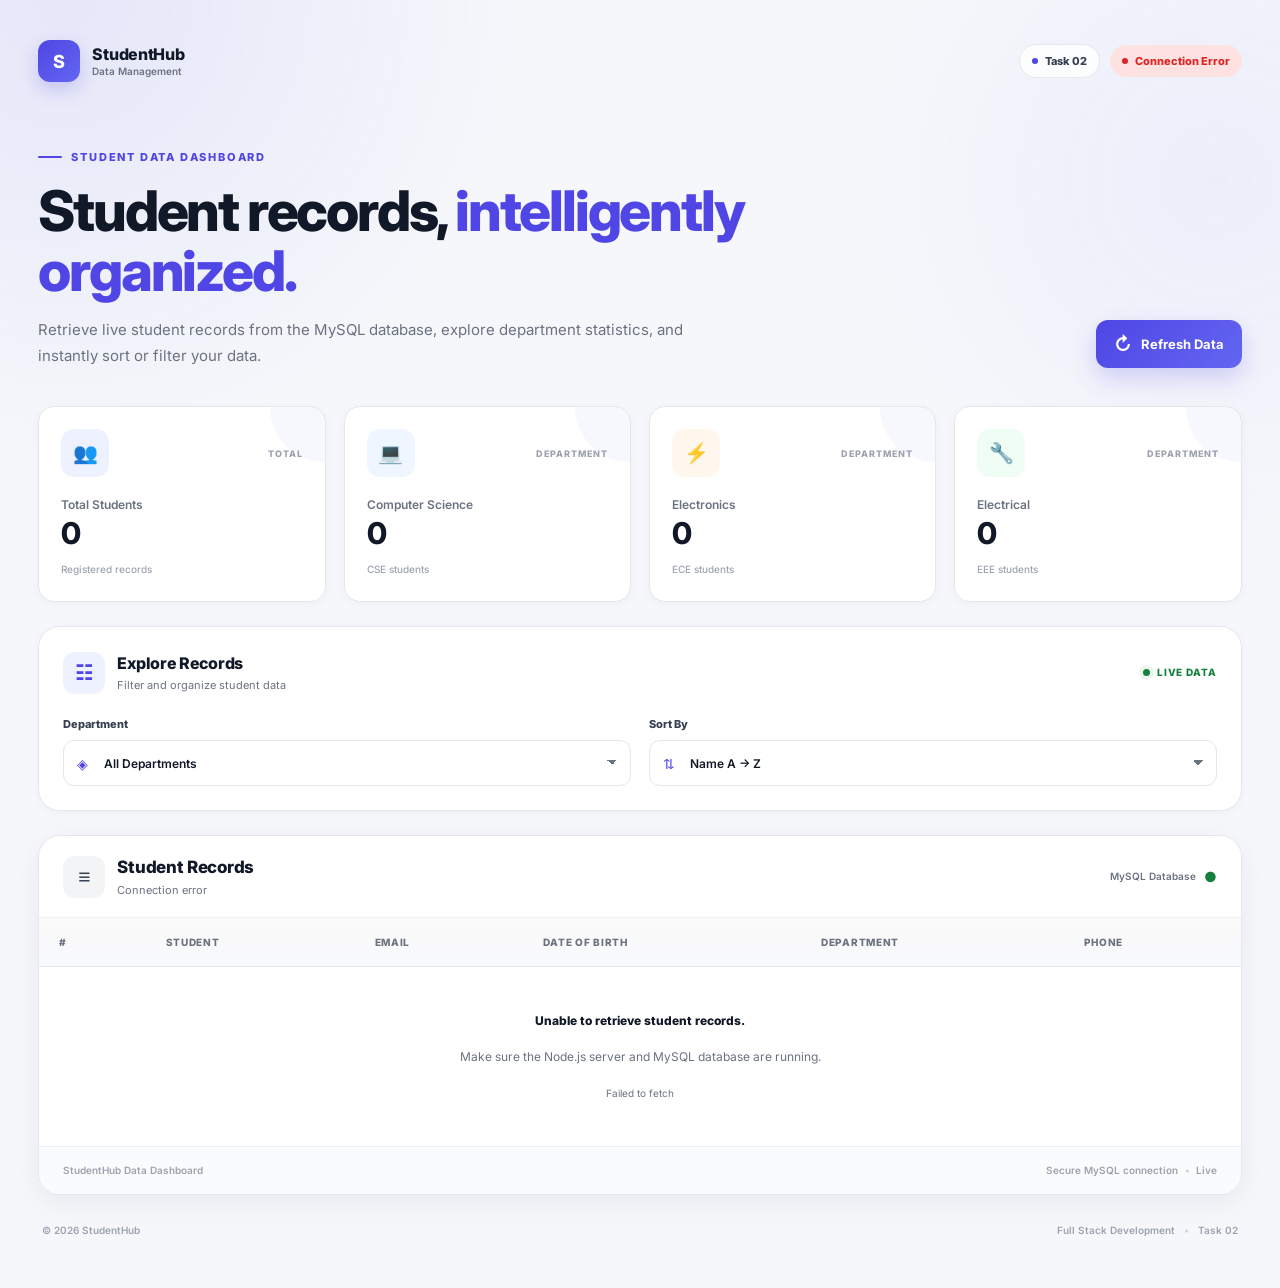
<file: dhanush-maker full-stack-development main Task 2 - Data Retrieval & Sorting Dashboard/index.html>
<!DOCTYPE html>
<html lang="en">

<head>

    <!-- ============================================================
         DOCUMENT SETUP
    ============================================================ -->

    <meta charset="UTF-8">

    <meta
        name="viewport"
        content="width=device-width, initial-scale=1.0"
    >

    <meta
        name="description"
        content="StudentHub student data retrieval and sorting dashboard using MySQL"
    >

    <meta
        name="theme-color"
        content="#0b0d12"
    >

    <title>
        StudentHub — Student Data Dashboard
    </title>


    <!-- ============================================================
         GOOGLE FONT
    ============================================================ -->

    <link
        rel="preconnect"
        href="https://fonts.googleapis.com"
    >

    <link
        rel="preconnect"
        href="https://fonts.googleapis.com"
        crossorigin
    >

    <link
        href="https://fonts.googleapis.com/css2?family=Inter:wght@400;500;600;700;800&display=swap"
        rel="stylesheet"
    >


    <!-- ============================================================
         STYLESHEET
    ============================================================ -->

    <link
        rel="stylesheet"
        href="style.css"
    >

</head>


<body>


    <!-- ============================================================
         BACKGROUND DECORATION
    ============================================================ -->

    <div
        class="page-background"
        aria-hidden="true"
    ></div>



    <!-- ============================================================
         MAIN DASHBOARD
    ============================================================ -->

    <main class="dashboard-shell">


        <!-- ========================================================
             TOP BAR
        ========================================================= -->

        <nav class="topbar">

            <!-- BRAND -->

            <div class="brand">

                <div class="brand-mark">

                    <span>
                        S
                    </span>

                </div>


                <div class="brand-text">

                    <strong>
                        StudentHub
                    </strong>

                    <span>
                        Data Management
                    </span>

                </div>

            </div>


            <!-- STATUS -->

            <div class="topbar-right">

                <div class="task-badge">

                    <span class="task-dot"></span>

                    Task 02

                </div>


                <div
                    id="connectionStatus"
                    class="status loading-status"
                >

                    <span class="status-dot"></span>

                    Connecting to MySQL...

                </div>

            </div>

        </nav>



        <!-- ========================================================
             HERO
        ========================================================= -->

        <section class="hero">

            <div class="hero-content">

                <div class="eyebrow">

                    <span class="eyebrow-line"></span>

                    STUDENT DATA DASHBOARD

                </div>


                <h1>

                    Student records,

                    <span>
                        intelligently organized.
                    </span>

                </h1>


                <p class="hero-description">

                    Retrieve live student records from the
                    MySQL database, explore department statistics,
                    and instantly sort or filter your data.

                </p>

            </div>


            <!-- REFRESH -->

            <button
                id="refreshBtn"
                class="refresh-btn"
                type="button"
            >

                <span
                    class="refresh-icon"
                    aria-hidden="true"
                >
                    ↻
                </span>

                Refresh Data

            </button>

        </section>



        <!-- ========================================================
             STATISTICS
        ========================================================= -->

        <section
            class="stats-grid"
            aria-label="Student statistics"
        >


            <!-- ====================================================
                 TOTAL STUDENTS
            ===================================================== -->

            <article class="stat-card">

                <div class="stat-top">

                    <div class="stat-icon purple">
                        👥
                    </div>

                    <span class="stat-label">
                        TOTAL
                    </span>

                </div>


                <div class="stat-content">

                    <p>
                        Total Students
                    </p>

                    <h2 id="totalStudents">
                        0
                    </h2>

                    <span class="stat-description">
                        Registered records
                    </span>

                </div>

            </article>



            <!-- ====================================================
                 CSE
            ===================================================== -->

            <article class="stat-card">

                <div class="stat-top">

                    <div class="stat-icon blue">
                        💻
                    </div>

                    <span class="stat-label">
                        DEPARTMENT
                    </span>

                </div>


                <div class="stat-content">

                    <p>
                        Computer Science
                    </p>

                    <h2 id="cseCount">
                        0
                    </h2>

                    <span class="stat-description">
                        CSE students
                    </span>

                </div>

            </article>



            <!-- ====================================================
                 ECE
            ===================================================== -->

            <article class="stat-card">

                <div class="stat-top">

                    <div class="stat-icon orange">
                        ⚡
                    </div>

                    <span class="stat-label">
                        DEPARTMENT
                    </span>

                </div>


                <div class="stat-content">

                    <p>
                        Electronics
                    </p>

                    <h2 id="eceCount">
                        0
                    </h2>

                    <span class="stat-description">
                        ECE students
                    </span>

                </div>

            </article>



            <!-- ====================================================
                 EEE
            ===================================================== -->

            <article class="stat-card">

                <div class="stat-top">

                    <div class="stat-icon green">
                        🔧
                    </div>

                    <span class="stat-label">
                        DEPARTMENT
                    </span>

                </div>


                <div class="stat-content">

                    <p>
                        Electrical
                    </p>

                    <h2 id="eeeCount">
                        0
                    </h2>

                    <span class="stat-description">
                        EEE students
                    </span>

                </div>

            </article>

        </section>



        <!-- ========================================================
             CONTROLS
        ========================================================= -->

        <section class="controls-card">


            <!-- CONTROLS HEADER -->

            <div class="controls-heading">

                <div class="controls-title">

                    <div class="controls-icon">
                        ☷
                    </div>


                    <div>

                        <h2>
                            Explore Records
                        </h2>

                        <p>
                            Filter and organize student data
                        </p>

                    </div>

                </div>


                <span class="live-label">

                    <span></span>

                    LIVE DATA

                </span>

            </div>



            <!-- CONTROLS -->

            <div class="controls-row">


                <!-- =================================================
                     DEPARTMENT FILTER
                ================================================== -->

                <div class="control">

                    <label for="departmentFilter">

                        Department

                    </label>


                    <div class="select-wrapper">

                        <span
                            class="select-icon"
                            aria-hidden="true"
                        >
                            ◈
                        </span>


                        <select
                            id="departmentFilter"
                            aria-label="Filter by department"
                        >

                            <option value="all">
                                All Departments
                            </option>

                        </select>

                    </div>

                </div>



                <!-- =================================================
                     SORT
                ================================================== -->

                <div class="control">

                    <label for="sortOption">

                        Sort By

                    </label>


                    <div class="select-wrapper">

                        <span
                            class="select-icon"
                            aria-hidden="true"
                        >
                            ⇅
                        </span>


                        <select
                            id="sortOption"
                            aria-label="Sort student records"
                        >

                            <option value="nameAsc">
                                Name A → Z
                            </option>

                            <option value="nameDesc">
                                Name Z → A
                            </option>

                            <option value="dateAsc">
                                Created Oldest → Newest
                            </option>

                            <option value="dateDesc">
                                Created Newest → Oldest
                            </option>

                        </select>

                    </div>

                </div>

            </div>

        </section>



        <!-- ========================================================
             RECORDS
        ========================================================= -->

        <section class="records-card">


            <!-- =====================================================
                 RECORD HEADER
            ====================================================== -->

            <div class="records-header">

                <div class="records-title">

                    <div class="records-icon">
                        ≡
                    </div>


                    <div>

                        <h2>
                            Student Records
                        </h2>

                        <p id="recordCount">
                            Loading records...
                        </p>

                    </div>

                </div>


                <!-- DATABASE STATUS -->

                <div class="records-meta">

                    <span>
                        MySQL Database
                    </span>

                    <span
                        class="database-indicator"
                        aria-label="MySQL connected"
                    >
                        ●
                    </span>

                </div>

            </div>



            <!-- =====================================================
                 TABLE
            ====================================================== -->

            <div class="table-container">

                <table>

                    <thead>

                        <tr>

                            <th>
                                #
                            </th>

                            <th>
                                STUDENT
                            </th>

                            <th>
                                EMAIL
                            </th>

                            <th>
                                DATE OF BIRTH
                            </th>

                            <th>
                                DEPARTMENT
                            </th>

                            <th>
                                PHONE
                            </th>

                        </tr>

                    </thead>


                    <tbody id="studentTableBody">

                        <tr>

                            <td
                                colspan="6"
                                class="message"
                            >

                                Loading student records...

                            </td>

                        </tr>

                    </tbody>

                </table>

            </div>



            <!-- =====================================================
                 RECORD FOOTER
            ====================================================== -->

            <div class="records-footer">

                <span>
                    StudentHub Data Dashboard
                </span>


                <span>

                    Secure MySQL connection

                    <strong>
                        •
                    </strong>

                    Live

                </span>

            </div>

        </section>



        <!-- ========================================================
             FOOTER
        ========================================================= -->

        <footer class="dashboard-footer">

            <div>

                © 2026 StudentHub

            </div>


            <div>

                Full Stack Development

                <span>
                    •
                </span>

                Task 02

            </div>

        </footer>


    </main>



    <!-- ============================================================
         JAVASCRIPT
    ============================================================ -->

    <script src="script.js"></script>


</body>

</html>
</file>
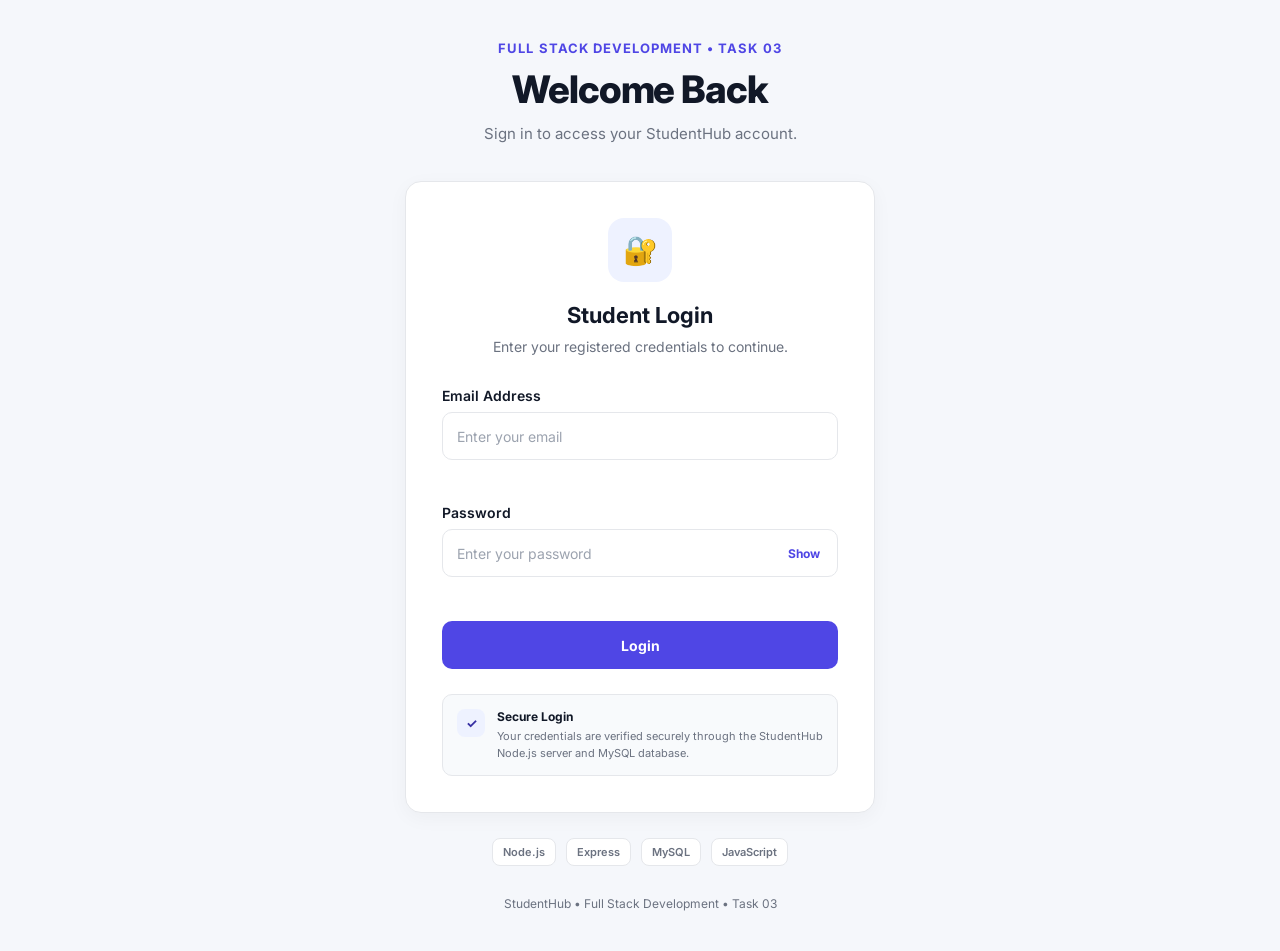
<file: dhanush-maker full-stack-development main Task 3 - Login System with Validation/index.html>
<!DOCTYPE html>
<html lang="en">

<head>

    <!-- ============================================================
         DOCUMENT SETUP
    ============================================================ -->

    <meta charset="UTF-8">

    <meta
        name="viewport"
        content="width=device-width, initial-scale=1.0"
    >

    <meta
        name="description"
        content="StudentHub secure student login system using MySQL"
    >

    <meta
        name="theme-color"
        content="#0b0d12"
    >

    <title>
        StudentHub | Login
    </title>


    <!-- ============================================================
         GOOGLE FONT
    ============================================================ -->

    <link
        rel="preconnect"
        href="https://fonts.googleapis.com"
    >

    <link
        rel="preconnect"
        href="https://fonts.gstatic.com"
        crossorigin
    >

    <link
        href="https://fonts.googleapis.com/css2?family=Inter:wght@400;500;600;700;800&display=swap"
        rel="stylesheet"
    >


    <!-- ============================================================
         STYLESHEET
    ============================================================ -->

    <link
        rel="stylesheet"
        href="style.css"
    >

</head>


<body>


    <!-- ============================================================
         MAIN PAGE
    ============================================================ -->

    <main class="page-container">


        <!-- ========================================================
             HEADER
        ========================================================= -->

        <header class="page-header">

            <div>

                <p class="eyebrow">

                    FULL STACK DEVELOPMENT

                    <span aria-hidden="true">
                        •
                    </span>

                    TASK 03

                </p>


                <h1>
                    Welcome Back
                </h1>


                <p class="subtitle">

                    Sign in to access your StudentHub account.

                </p>

            </div>

        </header>



        <!-- ========================================================
             LOGIN SECTION
        ========================================================= -->

        <section
            class="login-section"
            aria-labelledby="login-title"
        >


            <!-- ====================================================
                 LOGIN CARD
            ===================================================== -->

            <div class="login-card">


                <!-- ==================================================
                     LOGIN ICON
                =================================================== -->

                <div
                    class="login-icon"
                    aria-hidden="true"
                >
                    🔐
                </div>



                <!-- ==================================================
                     LOGIN HEADING
                =================================================== -->

                <div class="login-heading">

                    <h2 id="login-title">
                        Student Login
                    </h2>


                    <p>

                        Enter your registered credentials
                        to continue.

                    </p>

                </div>



                <!-- ==================================================
                     LOGIN FORM
                =================================================== -->

                <form
                    id="loginForm"
                    novalidate
                >


                    <!-- ==============================================
                         EMAIL
                    =============================================== -->

                    <div class="form-group">

                        <label for="email">
                            Email Address
                        </label>


                        <input
                            type="email"
                            id="email"
                            name="email"
                            placeholder="Enter your email"
                            autocomplete="email"
                            maxlength="150"
                            required
                            aria-describedby="emailError"
                        >


                        <small
                            class="field-error"
                            id="emailError"
                            aria-live="polite"
                        ></small>

                    </div>



                    <!-- ==============================================
                         PASSWORD
                    =============================================== -->

                    <div class="form-group">

                        <label for="password">
                            Password
                        </label>


                        <div class="password-wrapper">

                            <input
                                type="password"
                                id="password"
                                name="password"
                                placeholder="Enter your password"
                                autocomplete="current-password"
                                minlength="6"
                                required
                                aria-describedby="passwordError"
                            >


                            <button
                                type="button"
                                id="togglePassword"
                                class="toggle-password"
                                aria-label="Show password"
                            >

                                Show

                            </button>

                        </div>


                        <small
                            class="field-error"
                            id="passwordError"
                            aria-live="polite"
                        ></small>

                    </div>



                    <!-- ==============================================
                         LOGIN MESSAGE
                    =============================================== -->

                    <div
                        id="loginMessage"
                        class="message"
                        role="alert"
                        aria-live="polite"
                    ></div>



                    <!-- ==============================================
                         LOGIN BUTTON
                    =============================================== -->

                    <button
                        type="submit"
                        id="loginButton"
                        class="login-button"
                    >

                        <span id="buttonText">
                            Login
                        </span>

                    </button>

                </form>



                <!-- ==================================================
                     SECURITY INFORMATION
                =================================================== -->

                <div class="login-info">


                    <div
                        class="info-icon"
                        aria-hidden="true"
                    >
                        ✓
                    </div>


                    <div>

                        <strong>
                            Secure Login
                        </strong>


                        <p>

                            Your credentials are verified
                            securely through the StudentHub
                            Node.js server and MySQL database.

                        </p>

                    </div>

                </div>

            </div>

        </section>



        <!-- ========================================================
             TECHNOLOGY INFORMATION
        ========================================================= -->

        <section
            class="technology-info"
            aria-label="Technology used"
        >

            <span>
                Node.js
            </span>

            <span>
                Express
            </span>

            <span>
                MySQL
            </span>

            <span>
                JavaScript
            </span>

        </section>



        <!-- ========================================================
             FOOTER
        ========================================================= -->

        <footer class="page-footer">

            <p>

                StudentHub

                <span aria-hidden="true">
                    •
                </span>

                Full Stack Development

                <span aria-hidden="true">
                    •
                </span>

                Task 03

            </p>

        </footer>


    </main>



    <!-- ============================================================
         APPLICATION JAVASCRIPT
    ============================================================ -->

    <script src="script.js"></script>


</body>

</html>
</file>
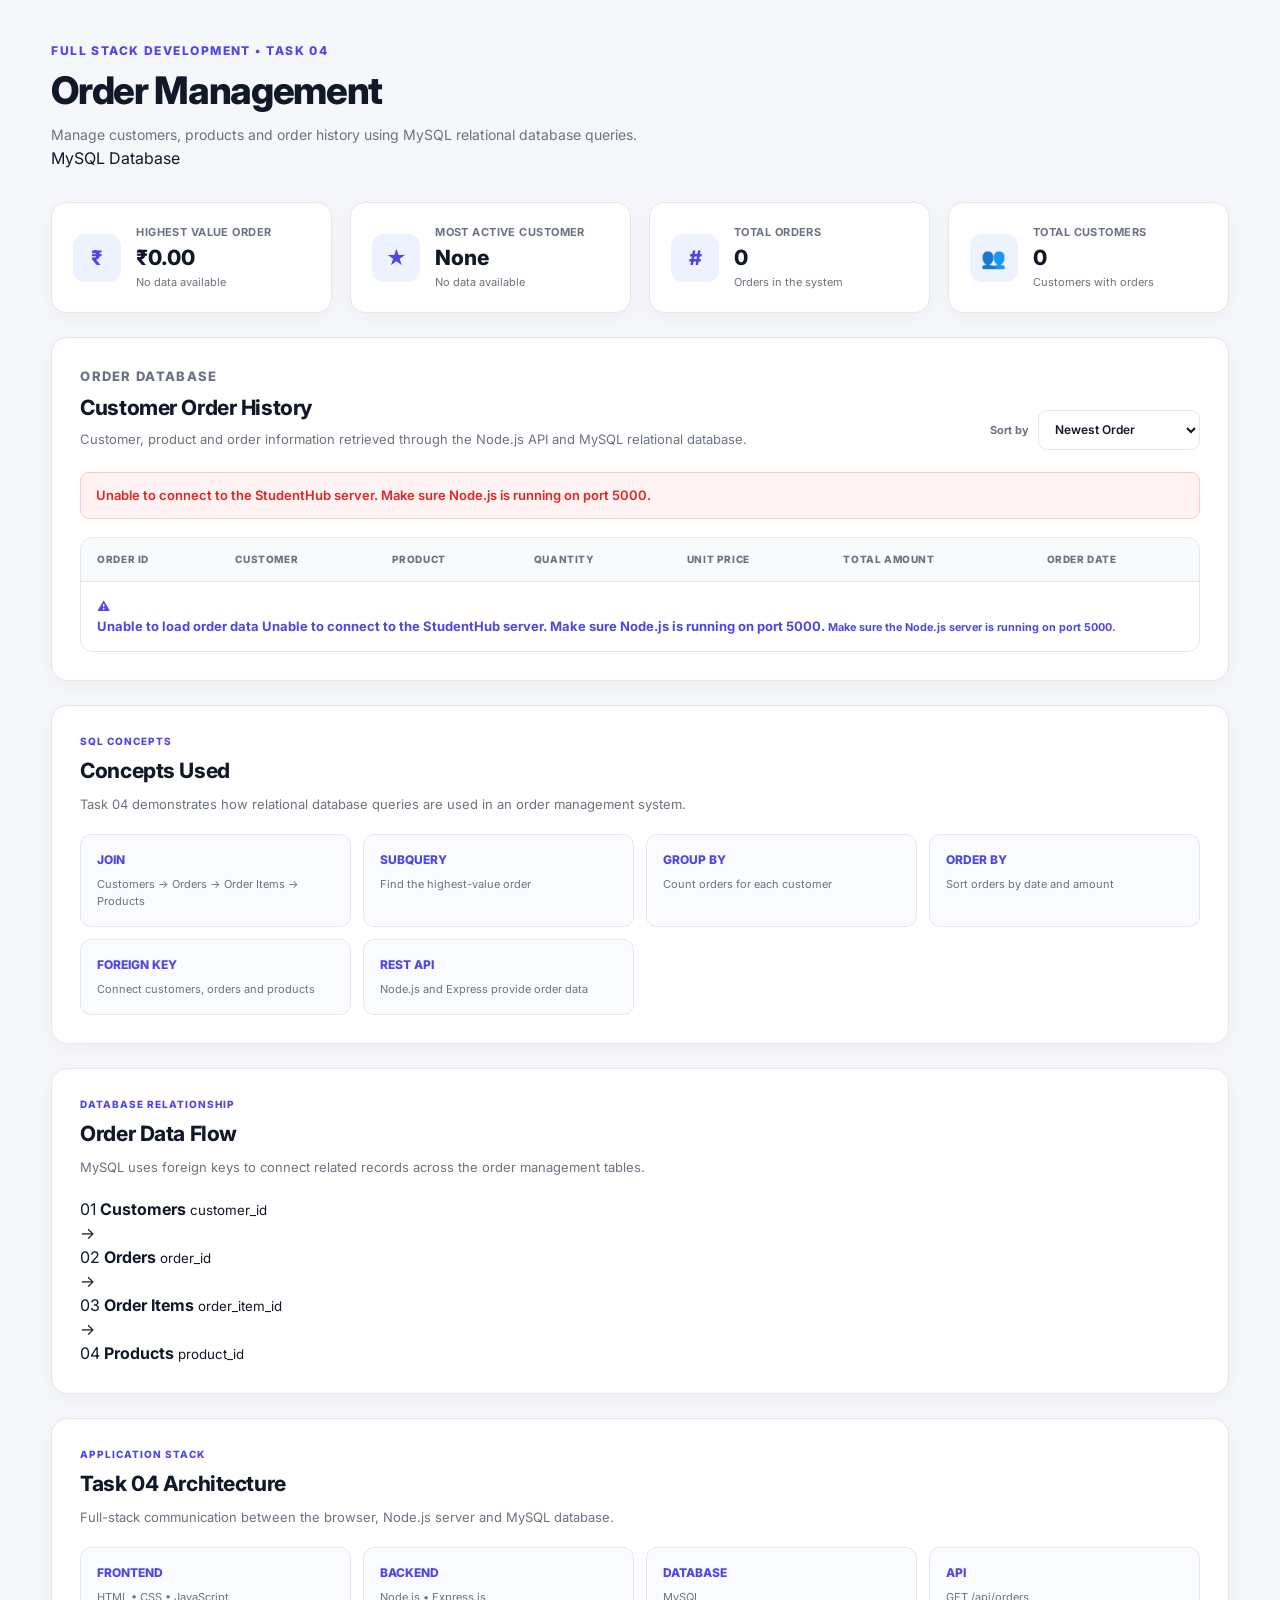
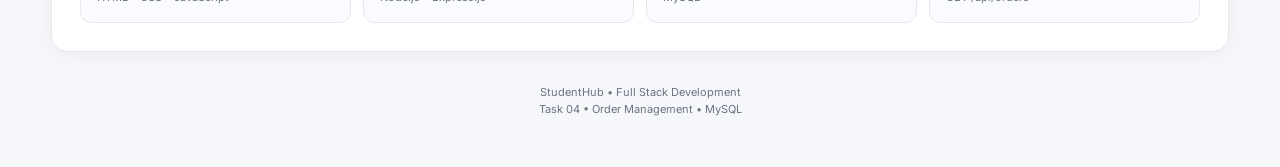
<file: dhanush-maker full-stack-development main Task 4 - Order Management using Joins/index.html>
<!DOCTYPE html>
<html lang="en">

<head>

    <meta charset="UTF-8">

    <meta
        name="viewport"
        content="width=device-width, initial-scale=1.0"
    >

    <meta
        name="description"
        content="StudentHub Task 04 - Order Management using MySQL JOIN queries"
    >

    <title>StudentHub | Task 04 - Order Management</title>


    <!-- ============================================================
         GOOGLE FONT
    ============================================================ -->

    <link
        rel="preconnect"
        href="https://fonts.googleapis.com"
    >

    <link
        rel="preconnect"
        href="https://fonts.gstatic.com"
        crossorigin
    >

    <link
        href="https://fonts.googleapis.com/css2?family=Inter:wght@400;500;600;700;800&display=swap"
        rel="stylesheet"
    >


    <!-- ============================================================
         CSS
    ============================================================ -->

    <link
        rel="stylesheet"
        href="style.css"
    >

</head>


<body>


    <!-- ============================================================
         MAIN PAGE
    ============================================================ -->

    <main class="page-container">


        <!-- ========================================================
             HEADER
        ======================================================== -->

        <header class="page-header">

            <div class="header-content">

                <p class="eyebrow">
                    FULL STACK DEVELOPMENT • TASK 04
                </p>

                <h1>
                    Order Management
                </h1>

                <p class="subtitle">
                    Manage customers, products and order history
                    using MySQL relational database queries.
                </p>

            </div>


            <!-- DATABASE STATUS -->

            <div class="database-status">

                <span
                    class="status-dot"
                    aria-hidden="true"
                ></span>

                <span>
                    MySQL Database
                </span>

            </div>

        </header>


        <!-- ========================================================
             SUMMARY DASHBOARD
        ======================================================== -->

        <section
            class="summary-grid"
            aria-label="Order statistics"
        >


            <!-- HIGHEST VALUE ORDER -->

            <article class="summary-card">

                <div
                    class="summary-icon"
                    aria-hidden="true"
                >
                    ₹
                </div>

                <div class="summary-content">

                    <p class="summary-label">
                        Highest Value Order
                    </p>

                    <h2 id="highestOrderAmount">
                        ₹0.00
                    </h2>

                    <p
                        class="summary-description"
                        id="highestOrderProduct"
                    >
                        No data available
                    </p>

                </div>

            </article>


            <!-- MOST ACTIVE CUSTOMER -->

            <article class="summary-card">

                <div
                    class="summary-icon"
                    aria-hidden="true"
                >
                    ★
                </div>

                <div class="summary-content">

                    <p class="summary-label">
                        Most Active Customer
                    </p>

                    <h2 id="activeCustomer">
                        None
                    </h2>

                    <p
                        class="summary-description"
                        id="activeCustomerOrders"
                    >
                        No data available
                    </p>

                </div>

            </article>


            <!-- TOTAL ORDERS -->

            <article class="summary-card">

                <div
                    class="summary-icon"
                    aria-hidden="true"
                >
                    #
                </div>

                <div class="summary-content">

                    <p class="summary-label">
                        Total Orders
                    </p>

                    <h2 id="totalOrders">
                        0
                    </h2>

                    <p class="summary-description">
                        Orders in the system
                    </p>

                </div>

            </article>


            <!-- TOTAL CUSTOMERS -->

            <article class="summary-card">

                <div
                    class="summary-icon"
                    aria-hidden="true"
                >
                    👥
                </div>

                <div class="summary-content">

                    <p class="summary-label">
                        Total Customers
                    </p>

                    <h2 id="totalCustomers">
                        0
                    </h2>

                    <p class="summary-description">
                        Customers with orders
                    </p>

                </div>

            </article>

        </section>


        <!-- ========================================================
             ORDER DATABASE
        ======================================================== -->

        <section class="content-card">


            <!-- SECTION HEADER -->

            <div class="section-header">

                <div class="section-heading">

                    <p class="section-label">
                        ORDER DATABASE
                    </p>

                    <h2>
                        Customer Order History
                    </h2>

                    <p>
                        Customer, product and order information
                        retrieved through the Node.js API
                        and MySQL relational database.
                    </p>

                </div>


                <!-- SORT -->

                <div class="sort-container">

                    <label for="sortOrders">
                        Sort by
                    </label>

                    <select
                        id="sortOrders"
                        name="sortOrders"
                    >

                        <option value="date-desc">
                            Newest Order
                        </option>

                        <option value="date-asc">
                            Oldest Order
                        </option>

                        <option value="amount-desc">
                            Highest Amount
                        </option>

                        <option value="amount-asc">
                            Lowest Amount
                        </option>

                        <option value="customer">
                            Customer Name
                        </option>

                    </select>

                </div>

            </div>


            <!-- ====================================================
                 ERROR MESSAGE
            ==================================================== -->

            <div
                id="errorMessage"
                class="error-message"
                role="alert"
                aria-live="assertive"
            ></div>


            <!-- ====================================================
                 LOADING
            ==================================================== -->

            <div
                id="loading"
                class="loading"
                role="status"
                aria-live="polite"
            >

                <div
                    class="loader"
                    aria-hidden="true"
                ></div>

                <p>
                    Loading order history...
                </p>

            </div>


            <!-- ====================================================
                 TABLE
            ==================================================== -->

            <div class="table-container">

                <table>

                    <!--
                        Accessibility caption.
                        It is visually hidden by CSS and therefore
                        will NOT appear above the table.
                    -->

                    <caption class="sr-only">
                        StudentHub customer order history
                    </caption>


                    <thead>

                        <tr>

                            <th scope="col">
                                Order ID
                            </th>

                            <th scope="col">
                                Customer
                            </th>

                            <th scope="col">
                                Product
                            </th>

                            <th scope="col">
                                Quantity
                            </th>

                            <th scope="col">
                                Unit Price
                            </th>

                            <th scope="col">
                                Total Amount
                            </th>

                            <th scope="col">
                                Order Date
                            </th>

                        </tr>

                    </thead>


                    <tbody id="orderTableBody">

                        <tr>

                            <td
                                colspan="7"
                                class="empty-row"
                            >
                                Loading order data...
                            </td>

                        </tr>

                    </tbody>

                </table>

            </div>

        </section>


        <!-- ========================================================
             SQL CONCEPTS
        ======================================================== -->

        <section class="concept-card">

            <div class="concept-header">

                <p class="section-label">
                    SQL CONCEPTS
                </p>

                <h2>
                    Concepts Used
                </h2>

                <p>
                    Task 04 demonstrates how relational database
                    queries are used in an order management system.
                </p>

            </div>


            <div class="concept-grid">


                <div class="concept-item">

                    <strong>
                        JOIN
                    </strong>

                    <span>
                        Customers → Orders → Order Items → Products
                    </span>

                </div>


                <div class="concept-item">

                    <strong>
                        SUBQUERY
                    </strong>

                    <span>
                        Find the highest-value order
                    </span>

                </div>


                <div class="concept-item">

                    <strong>
                        GROUP BY
                    </strong>

                    <span>
                        Count orders for each customer
                    </span>

                </div>


                <div class="concept-item">

                    <strong>
                        ORDER BY
                    </strong>

                    <span>
                        Sort orders by date and amount
                    </span>

                </div>


                <div class="concept-item">

                    <strong>
                        FOREIGN KEY
                    </strong>

                    <span>
                        Connect customers, orders and products
                    </span>

                </div>


                <div class="concept-item">

                    <strong>
                        REST API
                    </strong>

                    <span>
                        Node.js and Express provide order data
                    </span>

                </div>

            </div>

        </section>


        <!-- ========================================================
             DATABASE RELATIONSHIP
        ======================================================== -->

        <section class="concept-card">

            <div class="concept-header">

                <p class="section-label">
                    DATABASE RELATIONSHIP
                </p>

                <h2>
                    Order Data Flow
                </h2>

                <p>
                    MySQL uses foreign keys to connect related
                    records across the order management tables.
                </p>

            </div>


            <div class="relationship-flow">


                <div class="relationship-box">

                    <span class="relationship-number">
                        01
                    </span>

                    <strong>
                        Customers
                    </strong>

                    <small>
                        customer_id
                    </small>

                </div>


                <div
                    class="relationship-arrow"
                    aria-hidden="true"
                >
                    →
                </div>


                <div class="relationship-box">

                    <span class="relationship-number">
                        02
                    </span>

                    <strong>
                        Orders
                    </strong>

                    <small>
                        order_id
                    </small>

                </div>


                <div
                    class="relationship-arrow"
                    aria-hidden="true"
                >
                    →
                </div>


                <div class="relationship-box">

                    <span class="relationship-number">
                        03
                    </span>

                    <strong>
                        Order Items
                    </strong>

                    <small>
                        order_item_id
                    </small>

                </div>


                <div
                    class="relationship-arrow"
                    aria-hidden="true"
                >
                    →
                </div>


                <div class="relationship-box">

                    <span class="relationship-number">
                        04
                    </span>

                    <strong>
                        Products
                    </strong>

                    <small>
                        product_id
                    </small>

                </div>

            </div>

        </section>


        <!-- ========================================================
             APPLICATION STACK
        ======================================================== -->

        <section class="concept-card">

            <div class="concept-header">

                <p class="section-label">
                    APPLICATION STACK
                </p>

                <h2>
                    Task 04 Architecture
                </h2>

                <p>
                    Full-stack communication between the browser,
                    Node.js server and MySQL database.
                </p>

            </div>


            <div class="concept-grid">


                <div class="concept-item">

                    <strong>
                        FRONTEND
                    </strong>

                    <span>
                        HTML • CSS • JavaScript
                    </span>

                </div>


                <div class="concept-item">

                    <strong>
                        BACKEND
                    </strong>

                    <span>
                        Node.js • Express.js
                    </span>

                </div>


                <div class="concept-item">

                    <strong>
                        DATABASE
                    </strong>

                    <span>
                        MySQL
                    </span>

                </div>


                <div class="concept-item">

                    <strong>
                        API
                    </strong>

                    <span>
                        GET /api/orders
                    </span>

                </div>

            </div>

        </section>


        <!-- ========================================================
             FOOTER
        ======================================================== -->

        <footer class="page-footer">

            <p>
                StudentHub • Full Stack Development
            </p>

            <p>
                Task 04 • Order Management • MySQL
            </p>

        </footer>


    </main>


    <!-- ============================================================
         JAVASCRIPT
    ============================================================ -->

    <script src="script.js"></script>

</body>

</html>
</file>
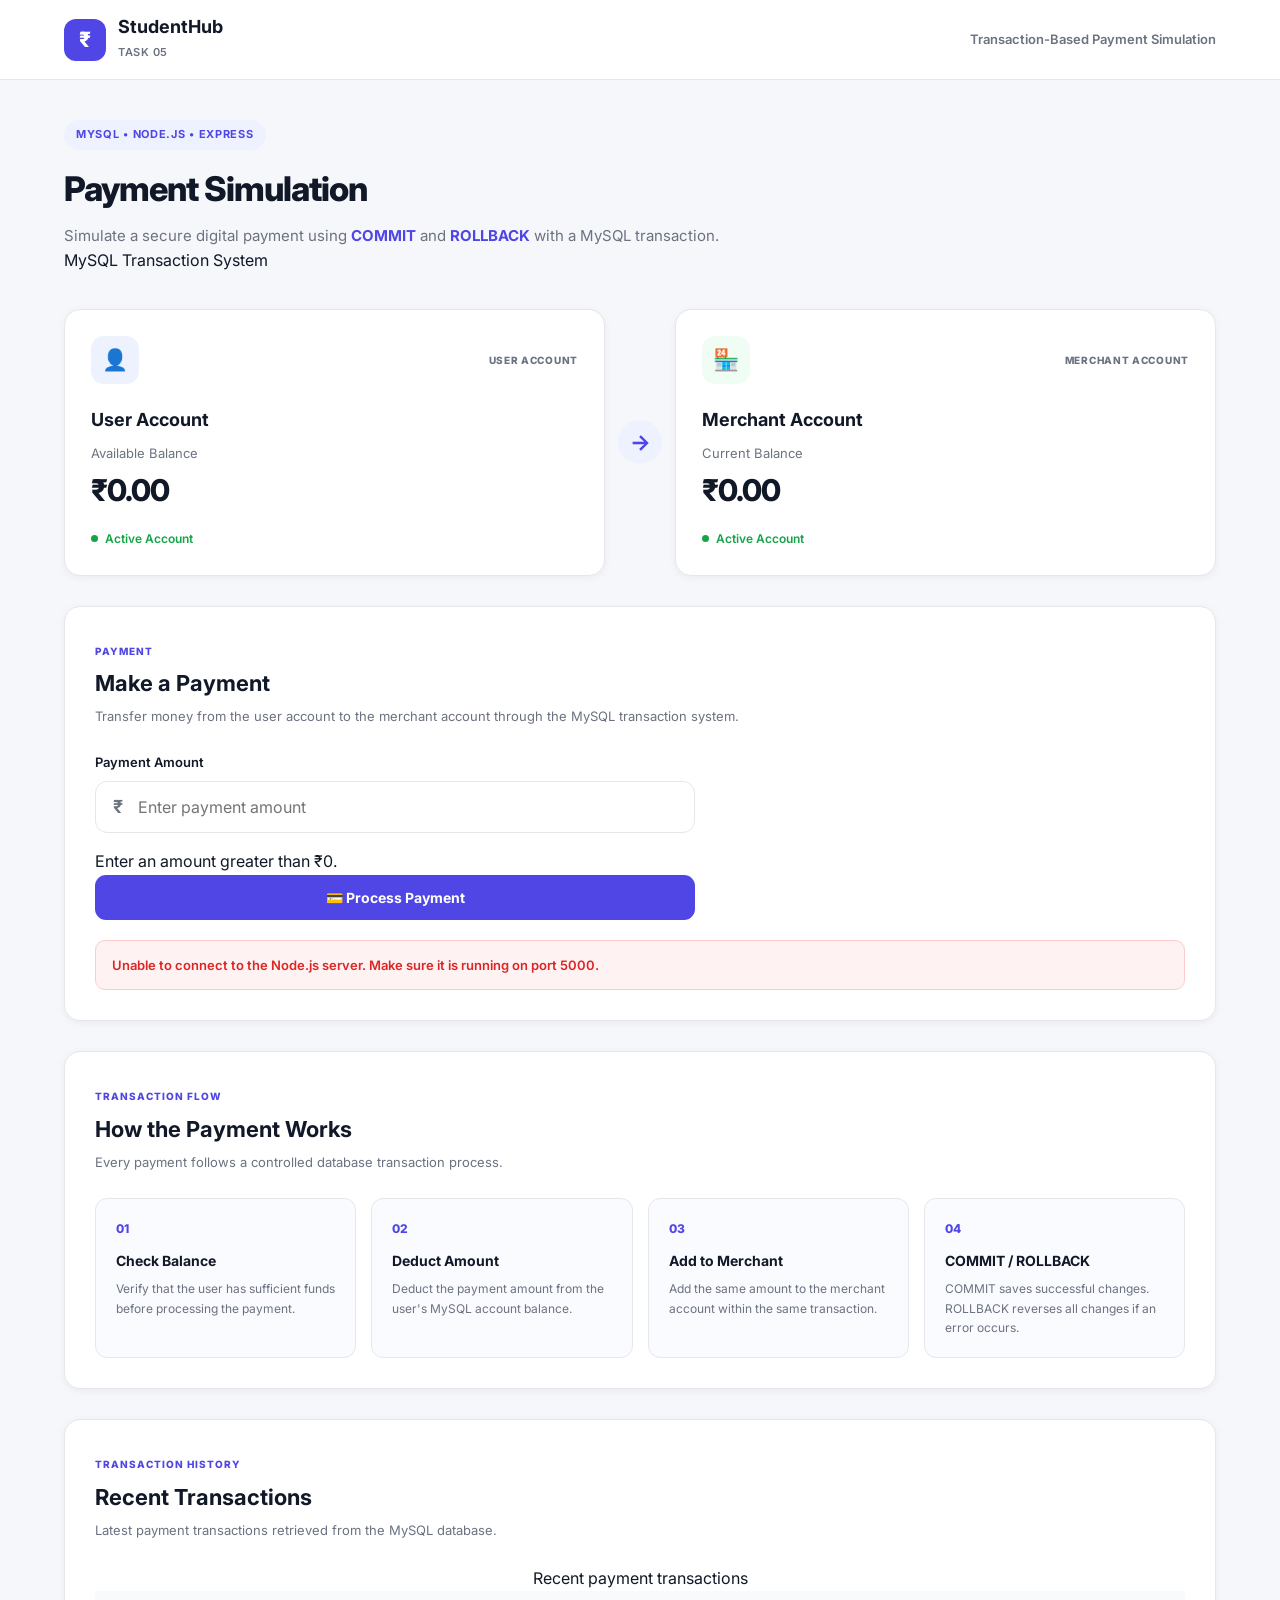
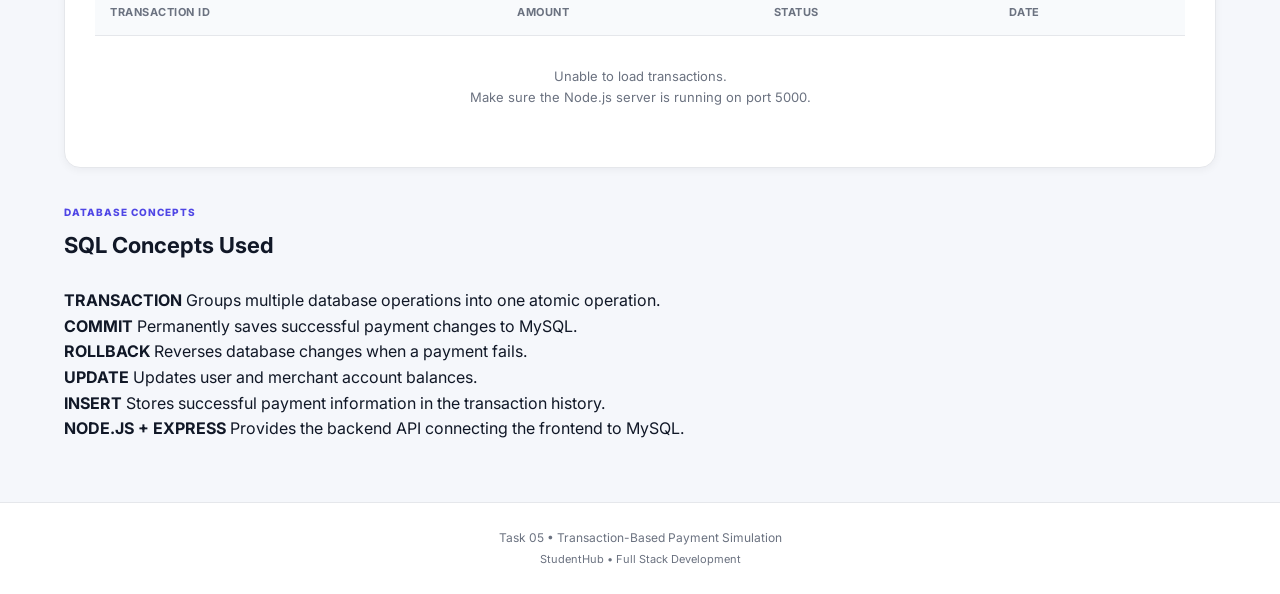
<file: dhanush-maker full-stack-development main Task 5 - Transaction Based Payment Simulation/index.html>
<!DOCTYPE html>
<html lang="en">

<head>

    <!-- ============================================================
         BASIC DOCUMENT CONFIGURATION
         ============================================================ -->

    <meta charset="UTF-8">

    <meta
        name="viewport"
        content="width=device-width, initial-scale=1.0"
    >

    <meta
        name="description"
        content="StudentHub Task 5 - Transaction-Based Payment Simulation using MySQL and Node.js"
    >

    <title>StudentHub | Payment Simulation</title>


    <!-- ============================================================
         GOOGLE FONT
         ============================================================ -->

    <link rel="preconnect" href="https://fonts.googleapis.com">

    <link
        rel="preconnect"
        href="https://fonts.gstatic.com"
        crossorigin
    >

    <link
        href="https://fonts.googleapis.com/css2?family=Inter:wght@400;500;600;700;800&display=swap"
        rel="stylesheet"
    >


    <!-- ============================================================
         STYLESHEET
         ============================================================ -->

    <link
        rel="stylesheet"
        href="style.css"
    >

</head>


<body>


    <!-- ============================================================
         NAVIGATION BAR
         ============================================================ -->

    <nav
        class="navbar"
        aria-label="Main navigation"
    >

        <div class="nav-container">


            <!-- LOGO -->

            <div class="logo">

                <div
                    class="logo-icon"
                    aria-hidden="true"
                >
                    ₹
                </div>


                <div>

                    <h2>
                        StudentHub
                    </h2>

                    <span>
                        Task 05
                    </span>

                </div>

            </div>


            <!-- TASK TITLE -->

            <div class="task-title">

                Transaction-Based Payment Simulation

            </div>

        </div>

    </nav>



    <!-- ============================================================
         MAIN CONTENT
         ============================================================ -->

    <main class="container">


        <!-- ========================================================
             PAGE HEADER
             ======================================================== -->

        <section class="page-header">

            <div>

                <span class="badge">
                    MYSQL • NODE.JS • EXPRESS
                </span>


                <h1>
                    Payment Simulation
                </h1>


                <p>

                    Simulate a secure digital payment using
                    <strong>COMMIT</strong> and
                    <strong>ROLLBACK</strong>
                    with a MySQL transaction.

                </p>

            </div>


            <!-- DATABASE STATUS -->

            <div
                class="database-status"
                aria-label="Database architecture"
            >

                <span
                    class="status-dot"
                    aria-hidden="true"
                ></span>

                <span>
                    MySQL Transaction System
                </span>

            </div>

        </section>



        <!-- ========================================================
             ACCOUNT CARDS
             ======================================================== -->

        <section
            class="account-grid"
            aria-label="Payment accounts"
        >


            <!-- ====================================================
                 USER ACCOUNT
                 ==================================================== -->

            <article class="account-card">

                <div class="card-top">


                    <div
                        class="account-icon user-icon"
                        aria-hidden="true"
                    >
                        👤
                    </div>


                    <span class="account-label">
                        USER ACCOUNT
                    </span>

                </div>


                <h3 id="userName">
                    Loading...
                </h3>


                <p class="balance-label">
                    Available Balance
                </p>


                <div
                    class="balance"
                    id="userBalance"
                >
                    ₹0.00
                </div>


                <div class="account-status">

                    <span
                        class="status-dot"
                        aria-hidden="true"
                    ></span>

                    Active Account

                </div>

            </article>



            <!-- ====================================================
                 TRANSFER INDICATOR
                 ==================================================== -->

            <div
                class="transfer-arrow"
                aria-label="Money transfer direction"
            >
                →
            </div>



            <!-- ====================================================
                 MERCHANT ACCOUNT
                 ==================================================== -->

            <article class="account-card">

                <div class="card-top">


                    <div
                        class="account-icon merchant-icon"
                        aria-hidden="true"
                    >
                        🏪
                    </div>


                    <span class="account-label">
                        MERCHANT ACCOUNT
                    </span>

                </div>


                <h3 id="merchantName">
                    Loading...
                </h3>


                <p class="balance-label">
                    Current Balance
                </p>


                <div
                    class="balance"
                    id="merchantBalance"
                >
                    ₹0.00
                </div>


                <div class="account-status">

                    <span
                        class="status-dot"
                        aria-hidden="true"
                    ></span>

                    Active Account

                </div>

            </article>

        </section>



        <!-- ========================================================
             PAYMENT SECTION
             ======================================================== -->

        <section class="payment-section">


            <!-- SECTION HEADER -->

            <div class="section-heading">

                <div>

                    <span class="section-tag">
                        PAYMENT
                    </span>


                    <h2>
                        Make a Payment
                    </h2>


                    <p>

                        Transfer money from the user account
                        to the merchant account through the
                        MySQL transaction system.

                    </p>

                </div>

            </div>



            <!-- PAYMENT FORM -->

            <form
                id="paymentForm"
                class="payment-form"
            >


                <div class="form-group">

                    <label for="amount">
                        Payment Amount
                    </label>


                    <div class="amount-wrapper">

                        <span
                            class="currency"
                            aria-hidden="true"
                        >
                            ₹
                        </span>


                        <input
                            type="number"
                            id="amount"
                            name="amount"
                            placeholder="Enter payment amount"
                            min="1"
                            step="0.01"
                            inputmode="decimal"
                            autocomplete="off"
                            required
                            aria-describedby="amountHelp"
                        >

                    </div>


                    <p
                        id="amountHelp"
                        class="input-help"
                    >
                        Enter an amount greater than ₹0.
                    </p>

                </div>



                <!-- PAYMENT BUTTON -->

                <button
                    type="submit"
                    id="payButton"
                >

                    <span aria-hidden="true">
                        💳
                    </span>

                    <span>
                        Process Payment
                    </span>

                </button>

            </form>



            <!-- ====================================================
                 TRANSACTION STATUS
                 ==================================================== -->

            <div
                id="statusMessage"
                class="status-message hidden"
                role="status"
                aria-live="polite"
            ></div>

        </section>



        <!-- ========================================================
             TRANSACTION PROCESS
             ======================================================== -->

        <section class="process-section">


            <div class="section-heading">

                <div>

                    <span class="section-tag">
                        TRANSACTION FLOW
                    </span>


                    <h2>
                        How the Payment Works
                    </h2>


                    <p>

                        Every payment follows a controlled
                        database transaction process.

                    </p>

                </div>

            </div>



            <!-- PROCESS CARDS -->

            <div class="process-grid">


                <!-- STEP 01 -->

                <article class="process-card">

                    <div class="process-number">
                        01
                    </div>


                    <div>

                        <h3>
                            Check Balance
                        </h3>


                        <p>

                            Verify that the user has sufficient
                            funds before processing the payment.

                        </p>

                    </div>

                </article>



                <!-- STEP 02 -->

                <article class="process-card">

                    <div class="process-number">
                        02
                    </div>


                    <div>

                        <h3>
                            Deduct Amount
                        </h3>


                        <p>

                            Deduct the payment amount from the
                            user's MySQL account balance.

                        </p>

                    </div>

                </article>



                <!-- STEP 03 -->

                <article class="process-card">

                    <div class="process-number">
                        03
                    </div>


                    <div>

                        <h3>
                            Add to Merchant
                        </h3>


                        <p>

                            Add the same amount to the merchant
                            account within the same transaction.

                        </p>

                    </div>

                </article>



                <!-- STEP 04 -->

                <article class="process-card">

                    <div class="process-number">
                        04
                    </div>


                    <div>

                        <h3>
                            COMMIT / ROLLBACK
                        </h3>


                        <p>

                            COMMIT saves successful changes.
                            ROLLBACK reverses all changes if
                            an error occurs.

                        </p>

                    </div>

                </article>

            </div>

        </section>



        <!-- ========================================================
             TRANSACTION HISTORY
             ======================================================== -->

        <section class="result-section">


            <div class="section-heading">

                <div>

                    <span class="section-tag">
                        TRANSACTION HISTORY
                    </span>


                    <h2>
                        Recent Transactions
                    </h2>


                    <p>

                        Latest payment transactions retrieved
                        from the MySQL database.

                    </p>

                </div>

            </div>



            <!-- TABLE -->

            <div class="table-wrapper">

                <table>

                    <caption class="sr-only">
                        Recent payment transactions
                    </caption>


                    <thead>

                        <tr>

                            <th scope="col">
                                Transaction ID
                            </th>

                            <th scope="col">
                                Amount
                            </th>

                            <th scope="col">
                                Status
                            </th>

                            <th scope="col">
                                Date
                            </th>

                        </tr>

                    </thead>


                    <tbody id="transactionTable">

                        <tr>

                            <td
                                colspan="4"
                                class="empty-state"
                            >

                                Loading transactions...

                            </td>

                        </tr>

                    </tbody>

                </table>

            </div>

        </section>



        <!-- ========================================================
             DATABASE CONCEPTS
             ======================================================== -->

        <section class="concept-section">


            <div class="section-heading">

                <div>

                    <span class="section-tag">
                        DATABASE CONCEPTS
                    </span>


                    <h2>
                        SQL Concepts Used
                    </h2>

                </div>

            </div>



            <div class="concept-grid">


                <article class="concept-card">

                    <strong>
                        TRANSACTION
                    </strong>

                    <span>
                        Groups multiple database operations
                        into one atomic operation.
                    </span>

                </article>


                <article class="concept-card">

                    <strong>
                        COMMIT
                    </strong>

                    <span>
                        Permanently saves successful payment
                        changes to MySQL.
                    </span>

                </article>


                <article class="concept-card">

                    <strong>
                        ROLLBACK
                    </strong>

                    <span>
                        Reverses database changes when a
                        payment fails.
                    </span>

                </article>


                <article class="concept-card">

                    <strong>
                        UPDATE
                    </strong>

                    <span>
                        Updates user and merchant account
                        balances.
                    </span>

                </article>


                <article class="concept-card">

                    <strong>
                        INSERT
                    </strong>

                    <span>
                        Stores successful payment information
                        in the transaction history.
                    </span>

                </article>


                <article class="concept-card">

                    <strong>
                        NODE.JS + EXPRESS
                    </strong>

                    <span>
                        Provides the backend API connecting
                        the frontend to MySQL.
                    </span>

                </article>

            </div>

        </section>

    </main>



    <!-- ============================================================
         FOOTER
         ============================================================ -->

    <footer>

        <p>
            Task 05 • Transaction-Based Payment Simulation
        </p>


        <span>
            StudentHub • Full Stack Development
        </span>

    </footer>



    <!-- ============================================================
         JAVASCRIPT
         ============================================================ -->

    <script src="script.js"></script>

</body>

</html>
</file>
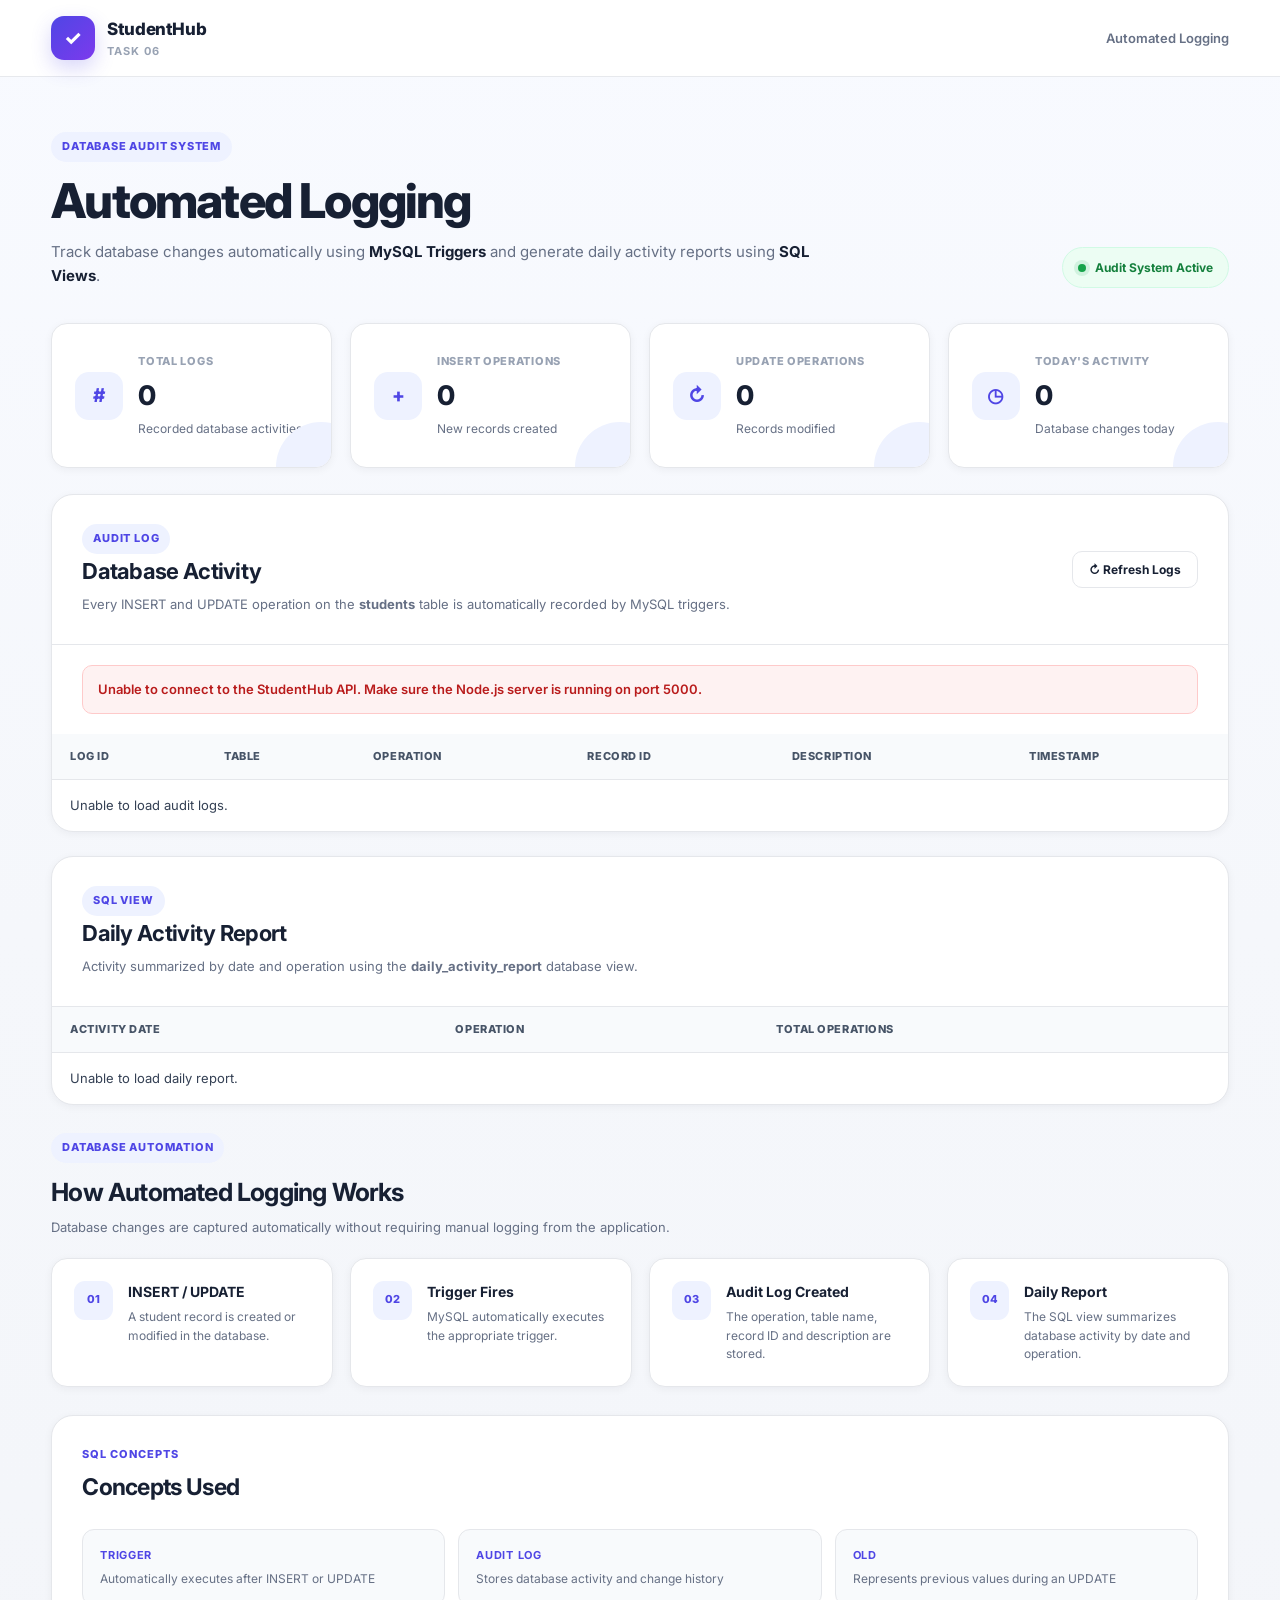
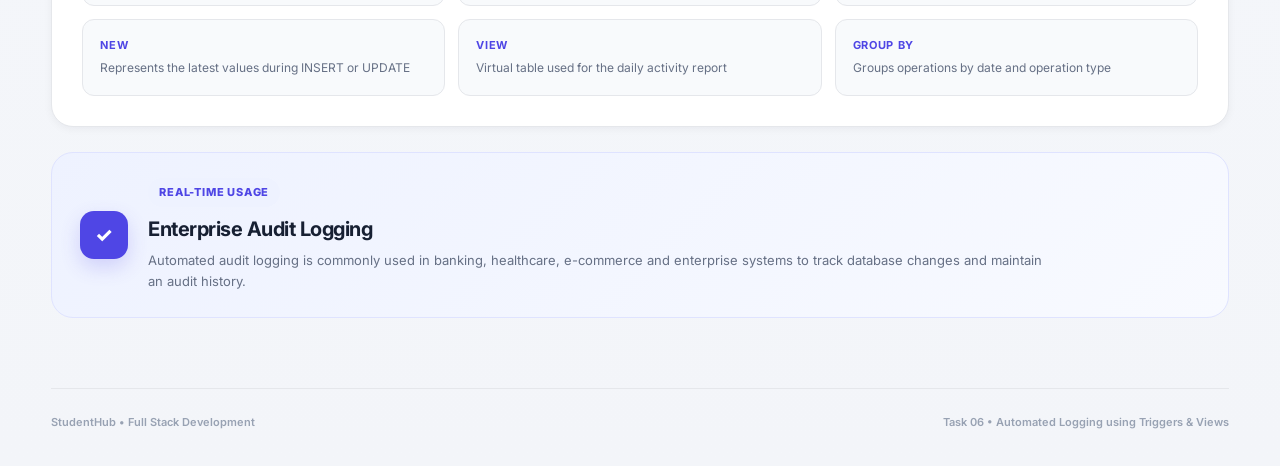
<file: dhanush-maker full-stack-development main Task 6 - Automated Logging using Triggers & Views/index.html>
<!DOCTYPE html>
<html lang="en">

<head>

    <!-- ============================================================
         BASIC DOCUMENT SETTINGS
         ============================================================ -->

    <meta charset="UTF-8">

    <meta
        name="viewport"
        content="width=device-width, initial-scale=1.0"
    >

    <meta
        name="description"
        content="StudentHub Task 6 - Automated Logging using MySQL Triggers and Views"
    >

    <title>StudentHub | Task 6 - Audit Logging</title>


    <!-- ============================================================
         GOOGLE FONT
         ============================================================ -->

    <link rel="preconnect" href="https://fonts.googleapis.com">

    <link
        rel="preconnect"
        href="https://fonts.gstatic.com"
        crossorigin
    >

    <link
        href="https://fonts.googleapis.com/css2?family=Inter:wght@400;500;600;700;800&display=swap"
        rel="stylesheet"
    >


    <!-- ============================================================
         STYLESHEET
         ============================================================ -->

    <link
        rel="stylesheet"
        href="style.css"
    >

</head>


<body>


    <!-- ============================================================
         NAVBAR
         ============================================================ -->

    <nav class="navbar">

        <div class="nav-container">

            <div class="logo">

                <div class="logo-icon">
                    ✓
                </div>

                <div>

                    <h2>
                        StudentHub
                    </h2>

                    <span>
                        Task 06
                    </span>

                </div>

            </div>


            <div class="task-title">

                Automated Logging

            </div>

        </div>

    </nav>



    <!-- ============================================================
         MAIN CONTENT
         ============================================================ -->

    <main class="container">


        <!-- ========================================================
             PAGE HEADER
             ======================================================== -->

        <section class="page-header">

            <div>

                <span class="badge">
                    DATABASE AUDIT SYSTEM
                </span>

                <h1>
                    Automated Logging
                </h1>

                <p>

                    Track database changes automatically using
                    <strong>MySQL Triggers</strong> and generate
                    daily activity reports using
                    <strong>SQL Views</strong>.

                </p>

            </div>


            <div class="system-status">

                <span class="status-dot"></span>

                <span>
                    Audit System Active
                </span>

            </div>

        </section>



        <!-- ========================================================
             SUMMARY CARDS
             ======================================================== -->

        <section
            class="summary-grid"
            aria-label="Audit statistics"
        >


            <!-- TOTAL LOGS -->

            <article class="summary-card">

                <div class="summary-icon">
                    #
                </div>

                <div>

                    <p class="summary-label">
                        Total Logs
                    </p>

                    <h2 id="totalLogs">
                        0
                    </h2>

                    <p class="summary-description">
                        Recorded database activities
                    </p>

                </div>

            </article>



            <!-- INSERT OPERATIONS -->

            <article class="summary-card">

                <div class="summary-icon">
                    +
                </div>

                <div>

                    <p class="summary-label">
                        INSERT Operations
                    </p>

                    <h2 id="insertOperations">
                        0
                    </h2>

                    <p class="summary-description">
                        New records created
                    </p>

                </div>

            </article>



            <!-- UPDATE OPERATIONS -->

            <article class="summary-card">

                <div class="summary-icon">
                    ↻
                </div>

                <div>

                    <p class="summary-label">
                        UPDATE Operations
                    </p>

                    <h2 id="updateOperations">
                        0
                    </h2>

                    <p class="summary-description">
                        Records modified
                    </p>

                </div>

            </article>



            <!-- TODAY -->

            <article class="summary-card">

                <div class="summary-icon">
                    ◷
                </div>

                <div>

                    <p class="summary-label">
                        Today's Activity
                    </p>

                    <h2 id="todayActivity">
                        0
                    </h2>

                    <p class="summary-description">
                        Database changes today
                    </p>

                </div>

            </article>

        </section>



        <!-- ========================================================
             AUDIT LOG
             ======================================================== -->

        <section class="content-card">


            <div class="section-header">

                <div>

                    <span class="section-tag">
                        AUDIT LOG
                    </span>

                    <h2>
                        Database Activity
                    </h2>

                    <p>

                        Every INSERT and UPDATE operation on the
                        <strong>students</strong> table is automatically
                        recorded by MySQL triggers.

                    </p>

                </div>


                <button
                    id="refreshLogs"
                    class="secondary-button"
                    type="button"
                >

                    ↻ Refresh Logs

                </button>

            </div>



            <!-- STATUS MESSAGE -->

            <div
                id="statusMessage"
                class="status-message hidden"
                role="alert"
                aria-live="polite"
            ></div>



            <!-- ERROR MESSAGE -->

            <div
                id="errorMessage"
                class="error-message"
                role="alert"
                aria-live="assertive"
            ></div>



            <!-- AUDIT TABLE -->

            <div class="table-wrapper">

                <table>

                    <caption class="sr-only">
                        Database audit activity
                    </caption>


                    <thead>

                        <tr>

                            <th>
                                Log ID
                            </th>

                            <th>
                                Table
                            </th>

                            <th>
                                Operation
                            </th>

                            <th>
                                Record ID
                            </th>

                            <th>
                                Description
                            </th>

                            <th>
                                Timestamp
                            </th>

                        </tr>

                    </thead>


                    <tbody id="auditTableBody">

                        <tr>

                            <td
                                colspan="6"
                                class="empty-state"
                            >

                                Loading audit activity...

                            </td>

                        </tr>

                    </tbody>

                </table>

            </div>

        </section>



        <!-- ========================================================
             DAILY ACTIVITY REPORT
             ======================================================== -->

        <section class="content-card">


            <div class="section-header">

                <div>

                    <span class="section-tag">
                        SQL VIEW
                    </span>

                    <h2>
                        Daily Activity Report
                    </h2>

                    <p>

                        Activity summarized by date and operation
                        using the
                        <strong>daily_activity_report</strong>
                        database view.

                    </p>

                </div>

            </div>



            <div class="table-wrapper">

                <table>

                    <caption class="sr-only">
                        Daily database activity report
                    </caption>


                    <thead>

                        <tr>

                            <th>
                                Activity Date
                            </th>

                            <th>
                                Operation
                            </th>

                            <th>
                                Total Operations
                            </th>

                        </tr>

                    </thead>


                    <tbody id="activityTableBody">

                        <tr>

                            <td
                                colspan="3"
                                class="empty-state"
                            >

                                Loading daily report...

                            </td>

                        </tr>

                    </tbody>

                </table>

            </div>

        </section>



        <!-- ========================================================
             TRIGGER INFORMATION
             ======================================================== -->

        <section class="process-section">


            <div class="section-heading">

                <div>

                    <span class="section-tag">
                        DATABASE AUTOMATION
                    </span>

                    <h2>
                        How Automated Logging Works
                    </h2>

                    <p>

                        Database changes are captured automatically
                        without requiring manual logging from the
                        application.

                    </p>

                </div>

            </div>



            <div class="process-grid">


                <!-- STEP 01 -->

                <article class="process-card">

                    <div class="process-number">
                        01
                    </div>

                    <div>

                        <h3>
                            INSERT / UPDATE
                        </h3>

                        <p>

                            A student record is created or
                            modified in the database.

                        </p>

                    </div>

                </article>



                <!-- STEP 02 -->

                <article class="process-card">

                    <div class="process-number">
                        02
                    </div>

                    <div>

                        <h3>
                            Trigger Fires
                        </h3>

                        <p>

                            MySQL automatically executes the
                            appropriate trigger.

                        </p>

                    </div>

                </article>



                <!-- STEP 03 -->

                <article class="process-card">

                    <div class="process-number">
                        03
                    </div>

                    <div>

                        <h3>
                            Audit Log Created
                        </h3>

                        <p>

                            The operation, table name, record ID
                            and description are stored.

                        </p>

                    </div>

                </article>



                <!-- STEP 04 -->

                <article class="process-card">

                    <div class="process-number">
                        04
                    </div>

                    <div>

                        <h3>
                            Daily Report
                        </h3>

                        <p>

                            The SQL view summarizes database
                            activity by date and operation.

                        </p>

                    </div>

                </article>

            </div>

        </section>



        <!-- ========================================================
             SQL CONCEPTS
             ======================================================== -->

        <section class="concept-card">


            <div>

                <span class="section-label">
                    SQL CONCEPTS
                </span>

                <h2>
                    Concepts Used
                </h2>

            </div>



            <div class="concept-grid">


                <div class="concept-item">

                    <strong>
                        TRIGGER
                    </strong>

                    <span>
                        Automatically executes after INSERT or UPDATE
                    </span>

                </div>



                <div class="concept-item">

                    <strong>
                        AUDIT LOG
                    </strong>

                    <span>
                        Stores database activity and change history
                    </span>

                </div>



                <div class="concept-item">

                    <strong>
                        OLD
                    </strong>

                    <span>
                        Represents previous values during an UPDATE
                    </span>

                </div>



                <div class="concept-item">

                    <strong>
                        NEW
                    </strong>

                    <span>
                        Represents the latest values during INSERT or UPDATE
                    </span>

                </div>



                <div class="concept-item">

                    <strong>
                        VIEW
                    </strong>

                    <span>
                        Virtual table used for the daily activity report
                    </span>

                </div>



                <div class="concept-item">

                    <strong>
                        GROUP BY
                    </strong>

                    <span>
                        Groups operations by date and operation type
                    </span>

                </div>

            </div>

        </section>



        <!-- ========================================================
             ENTERPRISE USE
             ======================================================== -->

        <section class="enterprise-card">

            <div class="enterprise-icon">
                ✓
            </div>

            <div>

                <span class="section-tag">
                    REAL-TIME USAGE
                </span>

                <h2>
                    Enterprise Audit Logging
                </h2>

                <p>

                    Automated audit logging is commonly used in
                    banking, healthcare, e-commerce and enterprise
                    systems to track database changes and maintain
                    an audit history.

                </p>

            </div>

        </section>


    </main>



    <!-- ============================================================
         FOOTER
         ============================================================ -->

    <footer class="page-footer">

        <p>
            StudentHub • Full Stack Development
        </p>

        <p>
            Task 06 • Automated Logging using Triggers & Views
        </p>

    </footer>



    <!-- ============================================================
         JAVASCRIPT
         ============================================================ -->

    <script src="script.js"></script>

</body>

</html>
</file>
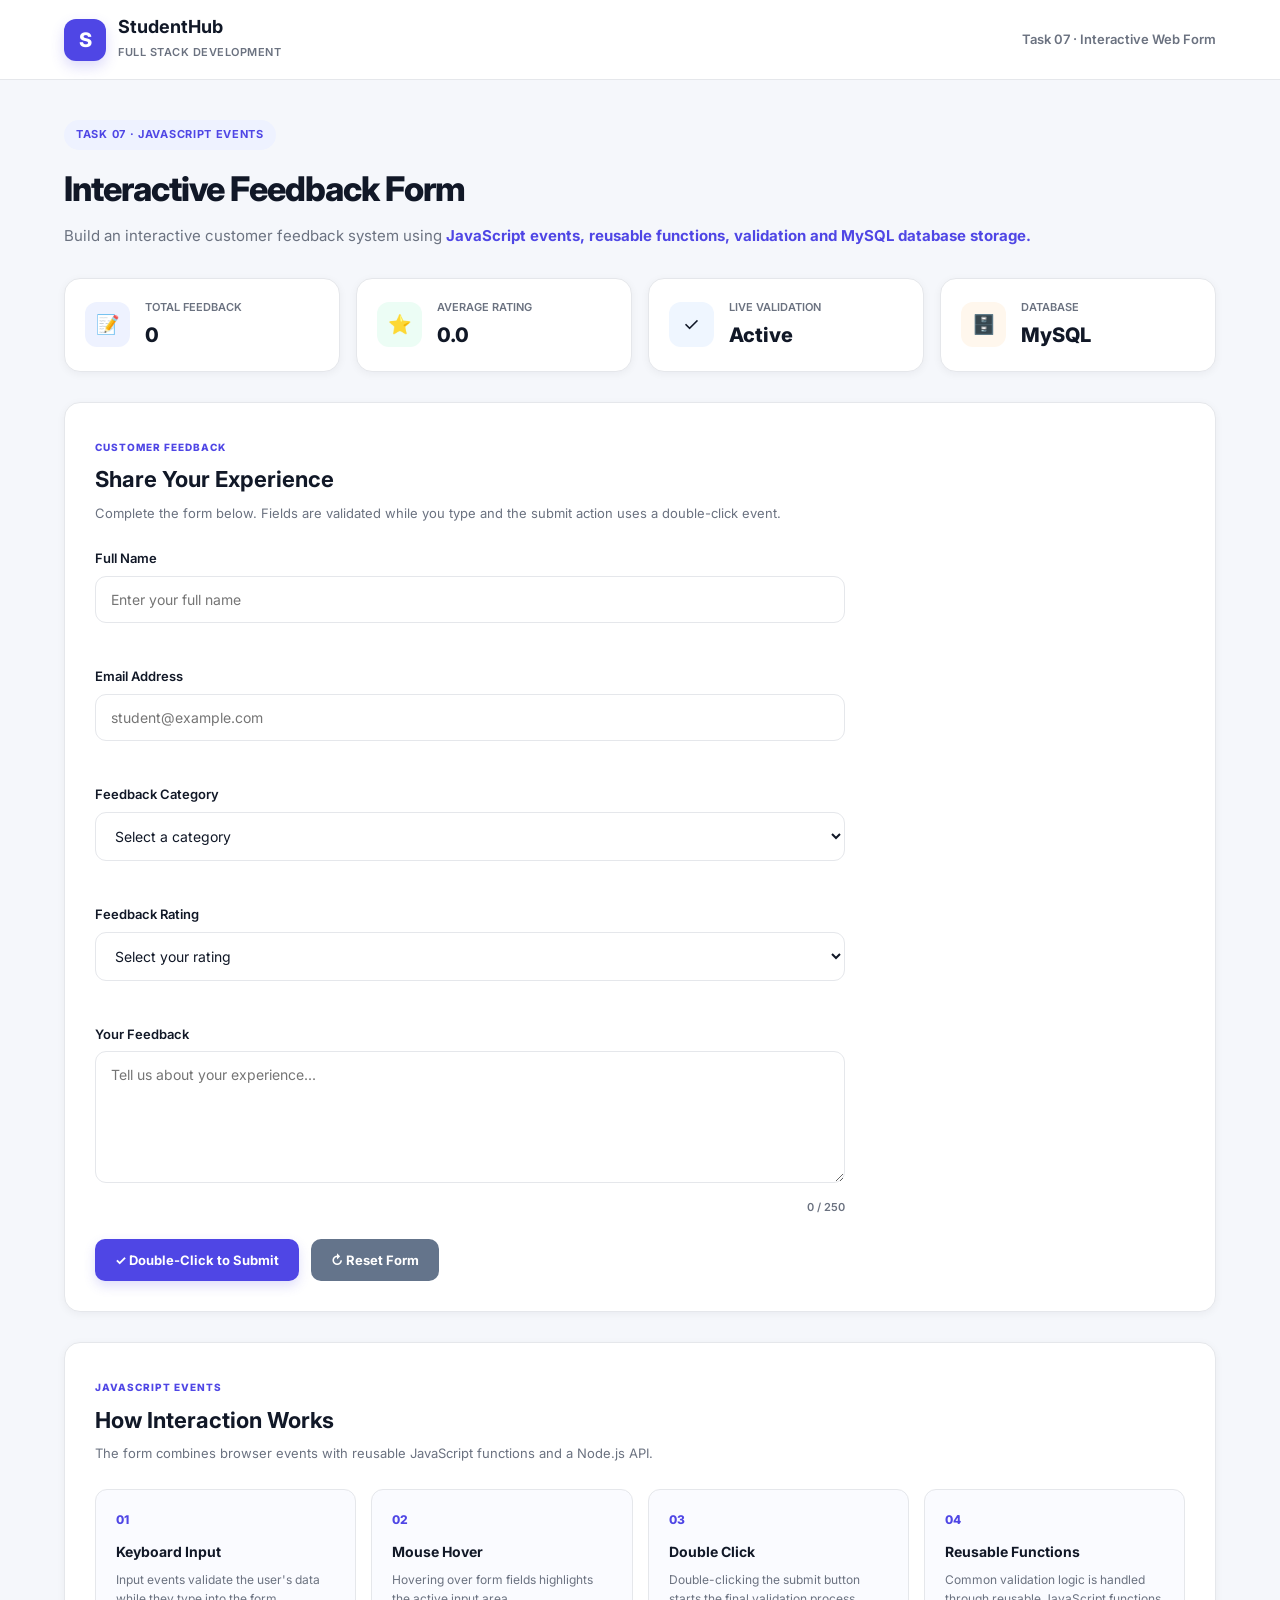
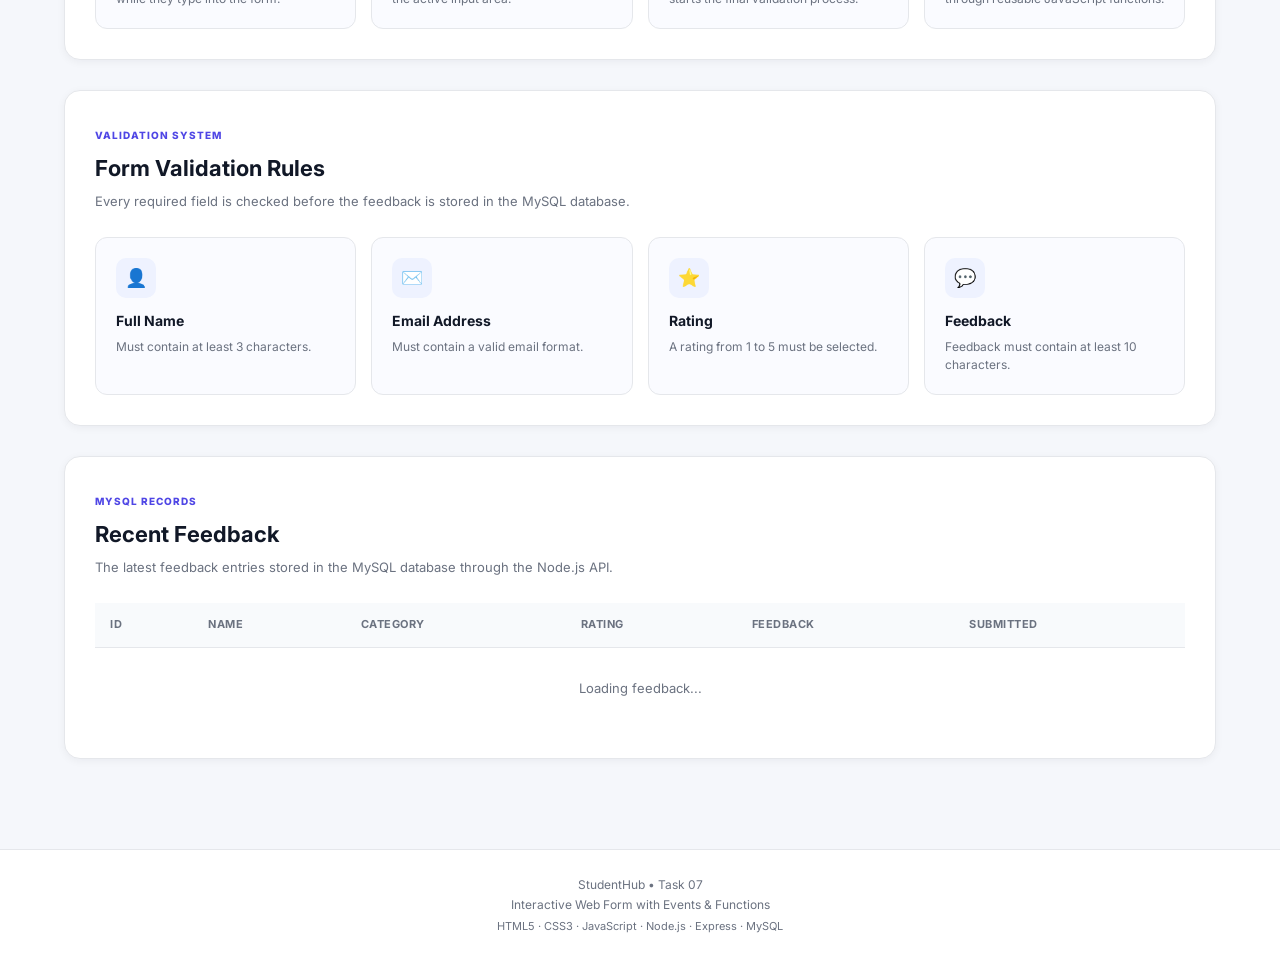
<file: dhanush-maker full-stack-development main Task 7 - Interactive Web Form with Events & Functions/index.html>
<!DOCTYPE html>
<html lang="en">

<head>

    <!-- ============================================================
         BASIC DOCUMENT SETTINGS
         ============================================================ -->

    <meta charset="UTF-8">

    <meta
        name="viewport"
        content="width=device-width, initial-scale=1.0"
    >

    <meta
        name="description"
        content="StudentHub Task 07 - Interactive Web Form with JavaScript Events, Functions and MySQL"
    >

    <title>
        StudentHub | Task 07 - Interactive Feedback Form
    </title>


    <!-- ============================================================
         GOOGLE FONT
         ============================================================ -->

    <link
        rel="preconnect"
        href="https://fonts.googleapis.com"
    >

    <link
        rel="preconnect"
        href="https://fonts.googleapis.com"
        crossorigin
    >

    <link
        href="https://fonts.googleapis.com/css2?family=Inter:wght@400;500;600;700;800&display=swap"
        rel="stylesheet"
    >


    <!-- ============================================================
         STYLESHEET
         ============================================================ -->

    <link
        rel="stylesheet"
        href="style.css"
    >

</head>


<body>


    <!-- ============================================================
         NAVBAR
         ============================================================ -->

    <nav class="navbar">

        <div class="nav-container">


            <div class="logo">

                <div class="logo-icon">
                    S
                </div>

                <div>

                    <h2>
                        StudentHub
                    </h2>

                    <span>
                        Full Stack Development
                    </span>

                </div>

            </div>


            <div class="task-title">

                Task 07 · Interactive Web Form

            </div>


        </div>

    </nav>



    <!-- ============================================================
         MAIN CONTENT
         ============================================================ -->

    <main class="container">


        <!-- ========================================================
             PAGE HEADER
             ======================================================== -->

        <section class="page-header">

            <span class="badge">
                TASK 07 · JAVASCRIPT EVENTS
            </span>

            <h1>
                Interactive Feedback Form
            </h1>

            <p>

                Build an interactive customer feedback system using

                <strong>
                    JavaScript events, reusable functions,
                    validation and MySQL database storage.
                </strong>

            </p>

        </section>



        <!-- ========================================================
             STATISTICS
             ======================================================== -->

        <section class="stats-grid">


            <!-- TOTAL FEEDBACK -->

            <div class="stat-card">

                <div class="stat-icon">
                    📝
                </div>

                <div>

                    <p>
                        TOTAL FEEDBACK
                    </p>

                    <h2 id="totalFeedback">
                        0
                    </h2>

                </div>

            </div>



            <!-- AVERAGE RATING -->

            <div class="stat-card">

                <div class="stat-icon insert-icon">
                    ⭐
                </div>

                <div>

                    <p>
                        AVERAGE RATING
                    </p>

                    <h2 id="averageRating">
                        0.0
                    </h2>

                </div>

            </div>



            <!-- LIVE VALIDATION -->

            <div class="stat-card">

                <div class="stat-icon update-icon">
                    ✓
                </div>

                <div>

                    <p>
                        LIVE VALIDATION
                    </p>

                    <h2>
                        Active
                    </h2>

                </div>

            </div>



            <!-- DATABASE -->

            <div class="stat-card">

                <div class="stat-icon today-icon">
                    🗄️
                </div>

                <div>

                    <p>
                        DATABASE
                    </p>

                    <h2>
                        MySQL
                    </h2>

                </div>

            </div>


        </section>



        <!-- ========================================================
             FEEDBACK FORM
             ======================================================== -->

        <section class="activity-section">


            <div class="section-heading">

                <span class="section-tag">
                    CUSTOMER FEEDBACK
                </span>

                <h2>
                    Share Your Experience
                </h2>

                <p>

                    Complete the form below. Fields are validated
                    while you type and the submit action uses a
                    double-click event.

                </p>

            </div>



            <!-- ==================================================
                 FORM
                 ================================================== -->

            <form
                id="feedbackForm"
                class="feedback-form"
                novalidate
            >


                <!-- ==================================================
                     NAME
                     ================================================== -->

                <div class="form-group">

                    <label for="name">
                        Full Name
                    </label>

                    <input
                        type="text"
                        id="name"
                        name="name"
                        placeholder="Enter your full name"
                        autocomplete="name"
                        maxlength="80"
                    >

                    <small
                        id="nameMessage"
                        class="field-message"
                    ></small>

                </div>



                <!-- ==================================================
                     EMAIL
                     ================================================== -->

                <div class="form-group">

                    <label for="email">
                        Email Address
                    </label>

                    <input
                        type="email"
                        id="email"
                        name="email"
                        placeholder="student@example.com"
                        autocomplete="email"
                        maxlength="120"
                    >

                    <small
                        id="emailMessage"
                        class="field-message"
                    ></small>

                </div>



                <!-- ==================================================
                     CATEGORY
                     ================================================== -->

                <div class="form-group">

                    <label for="category">
                        Feedback Category
                    </label>

                    <select
                        id="category"
                        name="category"
                    >

                        <option value="">
                            Select a category
                        </option>

                        <option value="Website">
                            Website
                        </option>

                        <option value="Service">
                            Service
                        </option>

                        <option value="Customer Support">
                            Customer Support
                        </option>

                        <option value="Overall Experience">
                            Overall Experience
                        </option>

                        <option value="Suggestion">
                            Suggestion
                        </option>

                    </select>

                    <small
                        id="categoryMessage"
                        class="field-message"
                    ></small>

                </div>



                <!-- ==================================================
                     RATING
                     ================================================== -->

                <div class="form-group">

                    <label for="rating">
                        Feedback Rating
                    </label>

                    <select
                        id="rating"
                        name="rating"
                    >

                        <option value="">
                            Select your rating
                        </option>

                        <option value="5">
                            5 — Excellent
                        </option>

                        <option value="4">
                            4 — Very Good
                        </option>

                        <option value="3">
                            3 — Good
                        </option>

                        <option value="2">
                            2 — Needs Improvement
                        </option>

                        <option value="1">
                            1 — Poor
                        </option>

                    </select>

                    <small
                        id="ratingMessage"
                        class="field-message"
                    ></small>

                </div>



                <!-- ==================================================
                     FEEDBACK MESSAGE
                     ================================================== -->

                <div class="form-group">

                    <label for="feedback">
                        Your Feedback
                    </label>

                    <textarea
                        id="feedback"
                        name="feedback"
                        rows="6"
                        maxlength="250"
                        placeholder="Tell us about your experience..."
                    ></textarea>


                    <div class="textarea-footer">

                        <small
                            id="feedbackMessage"
                            class="field-message"
                        ></small>

                        <span id="characterCount">
                            0 / 250
                        </span>

                    </div>

                </div>



                <!-- ==================================================
                     BUTTONS
                     ================================================== -->

                <div class="button-group">

                    <button
                        type="button"
                        id="submitButton"
                        class="insert-button"
                    >
                        ✓ Double-Click to Submit
                    </button>


                    <button
                        type="button"
                        id="resetButton"
                        class="reset-button"
                    >
                        ↻ Reset Form
                    </button>

                </div>



                <!-- ==================================================
                     STATUS MESSAGE
                     ================================================== -->

                <div
                    id="statusMessage"
                    class="status-message hidden"
                    role="status"
                    aria-live="polite"
                ></div>


            </form>

        </section>



        <!-- ========================================================
             EVENT FLOW
             ======================================================== -->

        <section class="process-section">


            <div class="section-heading">

                <span class="section-tag">
                    JAVASCRIPT EVENTS
                </span>

                <h2>
                    How Interaction Works
                </h2>

                <p>

                    The form combines browser events with reusable
                    JavaScript functions and a Node.js API.

                </p>

            </div>



            <div class="process-grid">


                <!-- EVENT 01 -->

                <div class="process-card">

                    <div class="process-number">
                        01
                    </div>

                    <h3>
                        Keyboard Input
                    </h3>

                    <p>

                        Input events validate the user's data
                        while they type into the form.

                    </p>

                </div>



                <!-- EVENT 02 -->

                <div class="process-card">

                    <div class="process-number">
                        02
                    </div>

                    <h3>
                        Mouse Hover
                    </h3>

                    <p>

                        Hovering over form fields highlights
                        the active input area.

                    </p>

                </div>



                <!-- EVENT 03 -->

                <div class="process-card">

                    <div class="process-number">
                        03
                    </div>

                    <h3>
                        Double Click
                    </h3>

                    <p>

                        Double-clicking the submit button
                        starts the final validation process.

                    </p>

                </div>



                <!-- EVENT 04 -->

                <div class="process-card">

                    <div class="process-number">
                        04
                    </div>

                    <h3>
                        Reusable Functions
                    </h3>

                    <p>

                        Common validation logic is handled
                        through reusable JavaScript functions.

                    </p>

                </div>


            </div>

        </section>



        <!-- ========================================================
             VALIDATION RULES
             ======================================================== -->

        <section class="records-section">


            <div class="section-heading">

                <span class="section-tag">
                    VALIDATION SYSTEM
                </span>

                <h2>
                    Form Validation Rules
                </h2>

                <p>

                    Every required field is checked before the
                    feedback is stored in the MySQL database.

                </p>

            </div>



            <div class="validation-grid">


                <!-- NAME -->

                <div class="validation-card">

                    <div class="validation-icon">
                        👤
                    </div>

                    <h3>
                        Full Name
                    </h3>

                    <p>
                        Must contain at least 3 characters.
                    </p>

                </div>



                <!-- EMAIL -->

                <div class="validation-card">

                    <div class="validation-icon">
                        ✉️
                    </div>

                    <h3>
                        Email Address
                    </h3>

                    <p>
                        Must contain a valid email format.
                    </p>

                </div>



                <!-- RATING -->

                <div class="validation-card">

                    <div class="validation-icon">
                        ⭐
                    </div>

                    <h3>
                        Rating
                    </h3>

                    <p>
                        A rating from 1 to 5 must be selected.
                    </p>

                </div>



                <!-- FEEDBACK -->

                <div class="validation-card">

                    <div class="validation-icon">
                        💬
                    </div>

                    <h3>
                        Feedback
                    </h3>

                    <p>

                        Feedback must contain at least
                        10 characters.

                    </p>

                </div>


            </div>

        </section>



        <!-- ========================================================
             STORED FEEDBACK
             ======================================================== -->

        <section class="records-section">


            <div class="section-heading">

                <span class="section-tag">
                    MYSQL RECORDS
                </span>

                <h2>
                    Recent Feedback
                </h2>

                <p>

                    The latest feedback entries stored in the
                    MySQL database through the Node.js API.

                </p>

            </div>



            <div class="table-wrapper">

                <table>

                    <thead>

                        <tr>

                            <th>
                                ID
                            </th>

                            <th>
                                Name
                            </th>

                            <th>
                                Category
                            </th>

                            <th>
                                Rating
                            </th>

                            <th>
                                Feedback
                            </th>

                            <th>
                                Submitted
                            </th>

                        </tr>

                    </thead>


                    <tbody id="feedbackTable">

                        <tr>

                            <td
                                colspan="6"
                                class="empty-state"
                            >

                                Loading feedback...

                            </td>

                        </tr>

                    </tbody>

                </table>

            </div>

        </section>



        <!-- ========================================================
             CONFIRMATION
             ======================================================== -->

        <section
            id="confirmationSection"
            class="confirmation-section hidden"
        >

            <div class="confirmation-icon">
                ✓
            </div>

            <h2>
                Feedback Submitted Successfully
            </h2>

            <p>

                Thank you for sharing your experience.
                Your feedback has been stored in the MySQL database.

            </p>

        </section>


    </main>



    <!-- ============================================================
         FOOTER
         ============================================================ -->

    <footer>

        <p>

            StudentHub • Task 07
            <br>
            Interactive Web Form with Events & Functions

        </p>

        <span>
            HTML5 · CSS3 · JavaScript · Node.js · Express · MySQL
        </span>

    </footer>



    <!-- ============================================================
         TASK 07 JAVASCRIPT
         ============================================================ -->

    <script
        src="script.js"
    ></script>


</body>

</html>
</file>
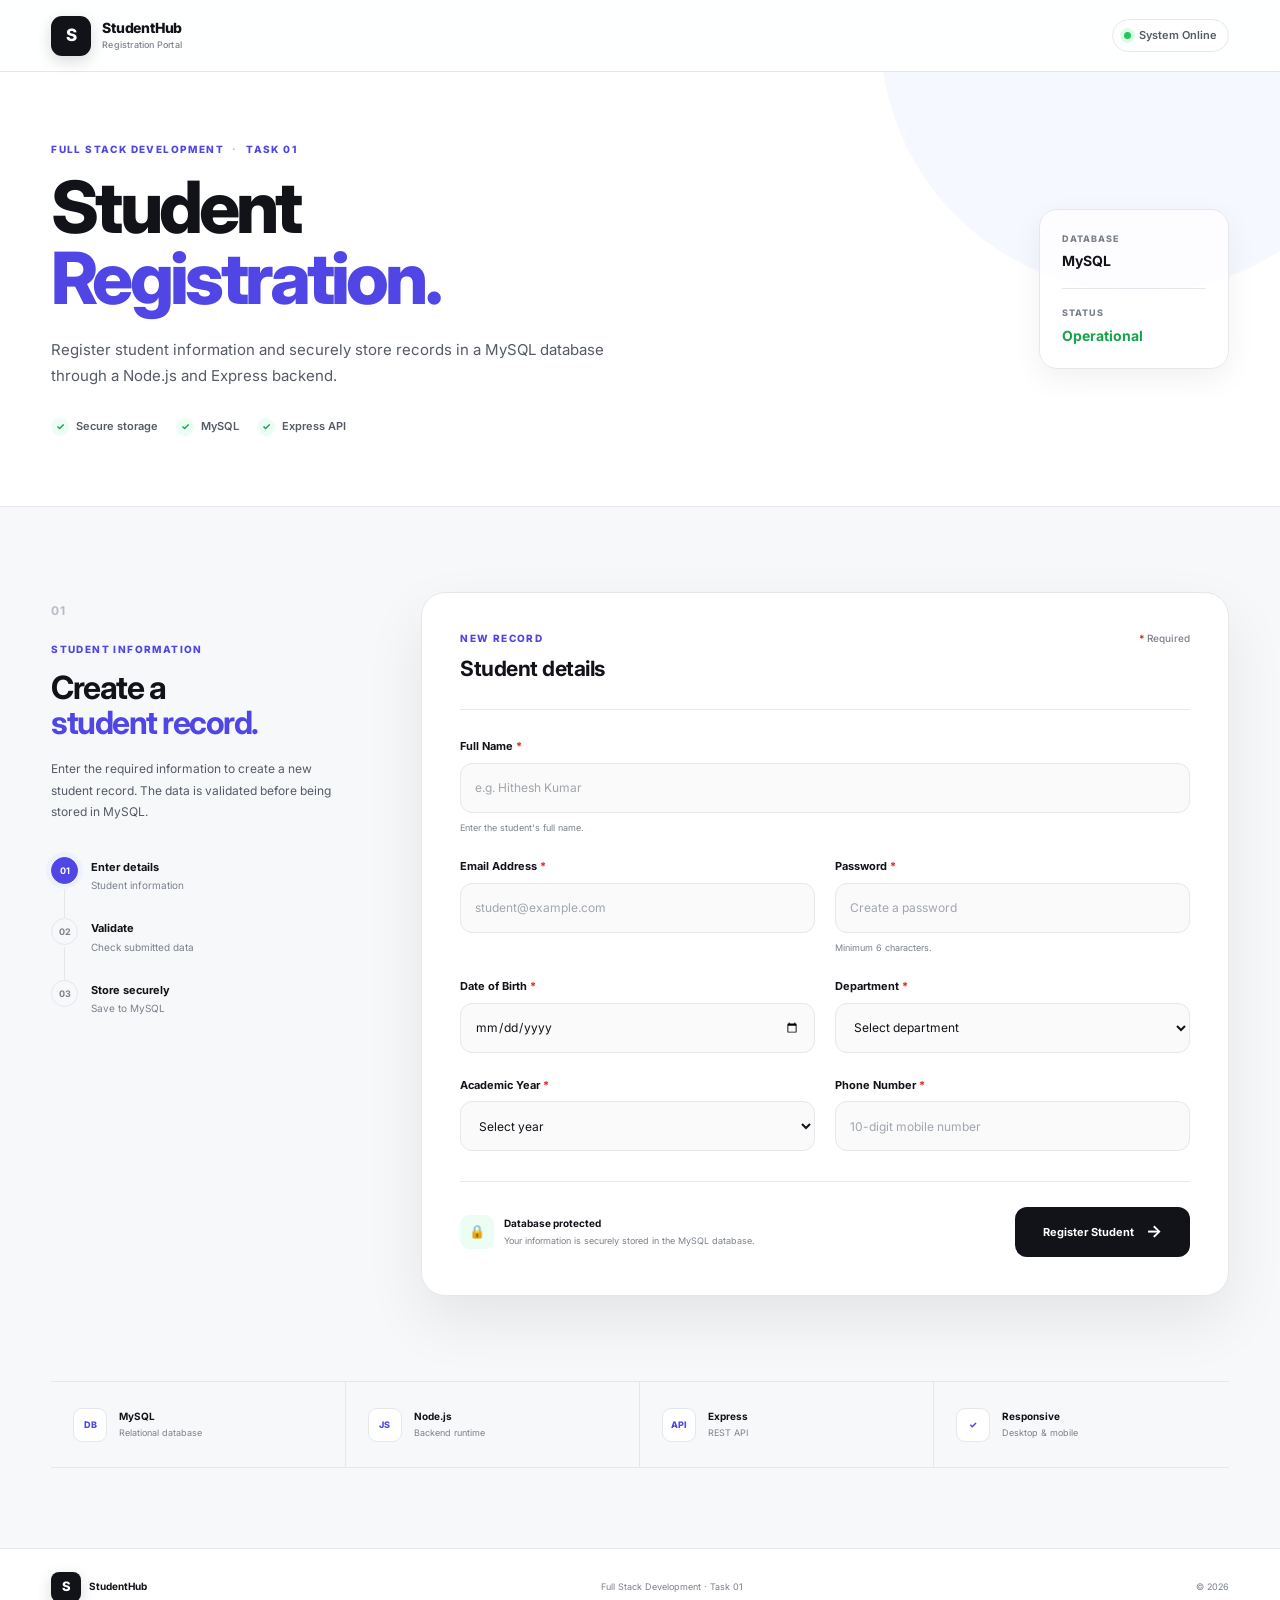
<file: dhanush-maker full-stack-development main Task-1-Student-Registration/index.html>
<!DOCTYPE html>
<html lang="en">

<head>

    <!-- ============================================================
         DOCUMENT SETUP
    ============================================================ -->

    <meta charset="UTF-8">

    <meta
        name="viewport"
        content="width=device-width, initial-scale=1.0"
    >

    <meta
        name="description"
        content="StudentHub — Secure student registration and MySQL data storage portal."
    >

    <meta
        name="theme-color"
        content="#0b0d12"
    >

    <title>StudentHub — Student Registration</title>


    <!-- ============================================================
         GOOGLE FONT
    ============================================================ -->

    <link
        rel="preconnect"
        href="https://fonts.googleapis.com"
    >

    <link
        rel="preconnect"
        href="https://fonts.gstatic.com"
        crossorigin
    >

    <link
        href="https://fonts.googleapis.com/css2?family=Inter:wght@400;500;600;700;800&display=swap"
        rel="stylesheet"
    >


    <!-- ============================================================
         STYLESHEET
    ============================================================ -->

    <link
        rel="stylesheet"
        href="style.css"
    >

</head>


<body>


    <!-- ============================================================
         BACKGROUND
    ============================================================ -->

    <div
        class="page-background"
        aria-hidden="true"
    ></div>



    <!-- ============================================================
         HEADER
    ============================================================ -->

    <header class="site-header">

        <nav
            class="navbar"
            aria-label="Main navigation"
        >

            <a
                href="index.html"
                class="brand"
                aria-label="StudentHub Home"
            >

                <span
                    class="brand-logo"
                    aria-hidden="true"
                >
                    S
                </span>

                <span class="brand-info">

                    <strong>
                        StudentHub
                    </strong>

                    <small>
                        Registration Portal
                    </small>

                </span>

            </a>


            <div
                class="system-status"
                aria-label="System status"
            >

                <span
                    class="status-dot"
                    aria-hidden="true"
                ></span>

                <span>
                    System Online
                </span>

            </div>

        </nav>

    </header>



    <!-- ============================================================
         MAIN CONTENT
    ============================================================ -->

    <main>


        <!-- ========================================================
             HERO SECTION
        ========================================================= -->

        <section class="hero">

            <div class="hero-container">


                <div class="hero-content">

                    <p class="eyebrow">

                        FULL STACK DEVELOPMENT

                        <span aria-hidden="true">
                            ·
                        </span>

                        TASK 01

                    </p>


                    <h1>

                        Student

                        <span>
                            Registration.
                        </span>

                    </h1>


                    <p class="hero-description">

                        Register student information and securely
                        store records in a MySQL database through
                        a Node.js and Express backend.

                    </p>


                    <div class="trust-list">

                        <span class="trust-item">

                            <b aria-hidden="true">
                                ✓
                            </b>

                            Secure storage

                        </span>


                        <span class="trust-item">

                            <b aria-hidden="true">
                                ✓
                            </b>

                            MySQL

                        </span>


                        <span class="trust-item">

                            <b aria-hidden="true">
                                ✓
                            </b>

                            Express API

                        </span>

                    </div>

                </div>



                <!-- ==================================================
                     DATABASE STATUS
                ================================================== -->

                <div class="hero-status">

                    <span class="status-label">
                        DATABASE
                    </span>

                    <strong>
                        MySQL
                    </strong>


                    <span
                        class="status-line"
                        aria-hidden="true"
                    ></span>


                    <span class="status-label">
                        STATUS
                    </span>

                    <strong class="online">
                        Operational
                    </strong>

                </div>

            </div>

        </section>



        <!-- ========================================================
             REGISTRATION SECTION
        ========================================================= -->

        <section
            class="registration-section"
            aria-labelledby="registration-title"
        >

            <div class="registration-container">


                <!-- ==================================================
                     INFORMATION PANEL
                ================================================== -->

                <aside class="registration-info">

                    <span class="step-number">
                        01
                    </span>


                    <p class="section-eyebrow">
                        STUDENT INFORMATION
                    </p>


                    <h2 id="registration-title">

                        Create a

                        <span>
                            student record.
                        </span>

                    </h2>


                    <p class="info-description">

                        Enter the required information to create
                        a new student record. The data is validated
                        before being stored in MySQL.

                    </p>



                    <!-- ==================================================
                         PROCESS STEPS
                    ================================================== -->

                    <div class="process">


                        <div class="process-step active">

                            <span>
                                01
                            </span>

                            <div>

                                <strong>
                                    Enter details
                                </strong>

                                <small>
                                    Student information
                                </small>

                            </div>

                        </div>


                        <div class="process-step">

                            <span>
                                02
                            </span>

                            <div>

                                <strong>
                                    Validate
                                </strong>

                                <small>
                                    Check submitted data
                                </small>

                            </div>

                        </div>


                        <div class="process-step">

                            <span>
                                03
                            </span>

                            <div>

                                <strong>
                                    Store securely
                                </strong>

                                <small>
                                    Save to MySQL
                                </small>

                            </div>

                        </div>

                    </div>

                </aside>



                <!-- ==================================================
                     REGISTRATION CARD
                ================================================== -->

                <div class="registration-card">


                    <!-- ==================================================
                         CARD HEADER
                    ================================================== -->

                    <div class="card-header">

                        <div>

                            <span class="card-label">
                                NEW RECORD
                            </span>

                            <h3>
                                Student details
                            </h3>

                        </div>


                        <span class="required-label">

                            <b>
                                *
                            </b>

                            Required

                        </span>

                    </div>



                    <!-- ==================================================
                         REGISTRATION FORM
                    ================================================== -->

                    <form
                        id="studentForm"
                        novalidate
                    >

                        <div class="form-grid">


                            <!-- ==================================================
                                 FULL NAME
                            ================================================== -->

                            <div class="form-group full-width">

                                <label for="name">

                                    Full Name

                                    <span>
                                        *
                                    </span>

                                </label>


                                <input
                                    type="text"
                                    id="name"
                                    name="name"
                                    placeholder="e.g. Hithesh Kumar"
                                    autocomplete="name"
                                    maxlength="100"
                                    required
                                >


                                <small class="field-hint">
                                    Enter the student's full name.
                                </small>

                            </div>



                            <!-- ==================================================
                                 EMAIL
                            ================================================== -->

                            <div class="form-group">

                                <label for="email">

                                    Email Address

                                    <span>
                                        *
                                    </span>

                                </label>


                                <input
                                    type="email"
                                    id="email"
                                    name="email"
                                    placeholder="student@example.com"
                                    autocomplete="email"
                                    maxlength="150"
                                    required
                                >

                            </div>



                            <!-- ==================================================
                                 PASSWORD
                            ================================================== -->

                            <div class="form-group">

                                <label for="password">

                                    Password

                                    <span>
                                        *
                                    </span>

                                </label>


                                <input
                                    type="password"
                                    id="password"
                                    name="password"
                                    placeholder="Create a password"
                                    autocomplete="new-password"
                                    minlength="6"
                                    maxlength="255"
                                    required
                                >


                                <small class="field-hint">
                                    Minimum 6 characters.
                                </small>

                            </div>



                            <!-- ==================================================
                                 DATE OF BIRTH
                            ================================================== -->

                            <div class="form-group">

                                <label for="dob">

                                    Date of Birth

                                    <span>
                                        *
                                    </span>

                                </label>


                                <input
                                    type="date"
                                    id="dob"
                                    name="dob"
                                    required
                                >

                            </div>



                            <!-- ==================================================
                                 DEPARTMENT
                            ================================================== -->

                            <div class="form-group">

                                <label for="department">

                                    Department

                                    <span>
                                        *
                                    </span>

                                </label>


                                <select
                                    id="department"
                                    name="department"
                                    required
                                >

                                    <option value="">
                                        Select department
                                    </option>

                                    <option value="Computer Science and Engineering">
                                        Computer Science and Engineering
                                    </option>

                                    <option value="Information Technology">
                                        Information Technology
                                    </option>

                                    <option value="Electronics and Communication Engineering">
                                        Electronics and Communication Engineering
                                    </option>

                                    <option value="Electrical and Electronics Engineering">
                                        Electrical and Electronics Engineering
                                    </option>

                                    <option value="Mechanical Engineering">
                                        Mechanical Engineering
                                    </option>

                                    <option value="Civil Engineering">
                                        Civil Engineering
                                    </option>

                                </select>

                            </div>



                            <!-- ==================================================
                                 ACADEMIC YEAR
                            ================================================== -->

                            <div class="form-group">

                                <label for="year">

                                    Academic Year

                                    <span>
                                        *
                                    </span>

                                </label>


                                <select
                                    id="year"
                                    name="year"
                                    required
                                >

                                    <option value="">
                                        Select year
                                    </option>

                                    <option value="1">
                                        1st Year
                                    </option>

                                    <option value="2">
                                        2nd Year
                                    </option>

                                    <option value="3">
                                        3rd Year
                                    </option>

                                    <option value="4">
                                        4th Year
                                    </option>

                                </select>

                            </div>



                            <!-- ==================================================
                                 PHONE
                            ================================================== -->

                            <div class="form-group">

                                <label for="phone">

                                    Phone Number

                                    <span>
                                        *
                                    </span>

                                </label>


                                <input
                                    type="tel"
                                    id="phone"
                                    name="phone"
                                    placeholder="10-digit mobile number"
                                    maxlength="10"
                                    inputmode="numeric"
                                    autocomplete="tel"
                                    pattern="[0-9]{10}"
                                    required
                                >

                            </div>

                        </div>



                        <!-- ==================================================
                             FORM FOOTER
                        ================================================== -->

                        <div class="form-footer">


                            <!-- ==================================================
                                 PRIVACY NOTE
                            ================================================== -->

                            <div class="privacy-note">

                                <span
                                    class="privacy-icon"
                                    aria-hidden="true"
                                >
                                    🔒
                                </span>


                                <div>

                                    <strong>
                                        Database protected
                                    </strong>

                                    <small>

                                        Your information is securely
                                        stored in the MySQL database.

                                    </small>

                                </div>

                            </div>



                            <!-- ==================================================
                                 SUBMIT BUTTON
                            ================================================== -->

                            <button
                                type="submit"
                                id="submitBtn"
                                class="submit-button"
                            >

                                <span>
                                    Register Student
                                </span>


                                <span
                                    class="button-arrow"
                                    aria-hidden="true"
                                >
                                    →
                                </span>

                            </button>

                        </div>

                    </form>



                    <!-- ==================================================
                         STATUS MESSAGE
                    ================================================== -->

                    <div
                        id="message"
                        class="message"
                        aria-live="polite"
                        role="status"
                    ></div>

                </div>

            </div>

        </section>



        <!-- ========================================================
             TECHNOLOGY SECTION
        ========================================================= -->

        <section
            class="technology-section"
            aria-label="Technology used"
        >


            <!-- MYSQL -->

            <div class="technology-item">

                <span
                    class="technology-icon"
                    aria-hidden="true"
                >
                    DB
                </span>

                <div>

                    <strong>
                        MySQL
                    </strong>

                    <small>
                        Relational database
                    </small>

                </div>

            </div>



            <!-- NODE.JS -->

            <div class="technology-item">

                <span
                    class="technology-icon"
                    aria-hidden="true"
                >
                    JS
                </span>

                <div>

                    <strong>
                        Node.js
                    </strong>

                    <small>
                        Backend runtime
                    </small>

                </div>

            </div>



            <!-- EXPRESS -->

            <div class="technology-item">

                <span
                    class="technology-icon"
                    aria-hidden="true"
                >
                    API
                </span>

                <div>

                    <strong>
                        Express
                    </strong>

                    <small>
                        REST API
                    </small>

                </div>

            </div>



            <!-- RESPONSIVE -->

            <div class="technology-item">

                <span
                    class="technology-icon"
                    aria-hidden="true"
                >
                    ✓
                </span>

                <div>

                    <strong>
                        Responsive
                    </strong>

                    <small>
                        Desktop & mobile
                    </small>

                </div>

            </div>

        </section>

    </main>



    <!-- ============================================================
         FOOTER
    ============================================================ -->

    <footer class="site-footer">

        <div class="footer-container">


            <div class="footer-brand">

                <span
                    class="brand-logo small"
                    aria-hidden="true"
                >
                    S
                </span>

                <strong>
                    StudentHub
                </strong>

            </div>


            <span>
                Full Stack Development · Task 01
            </span>


            <span>
                © 2026
            </span>

        </div>

    </footer>



    <!-- ============================================================
         JAVASCRIPT
    ============================================================ -->

    <script src="script.js"></script>

</body>

</html>
</file>
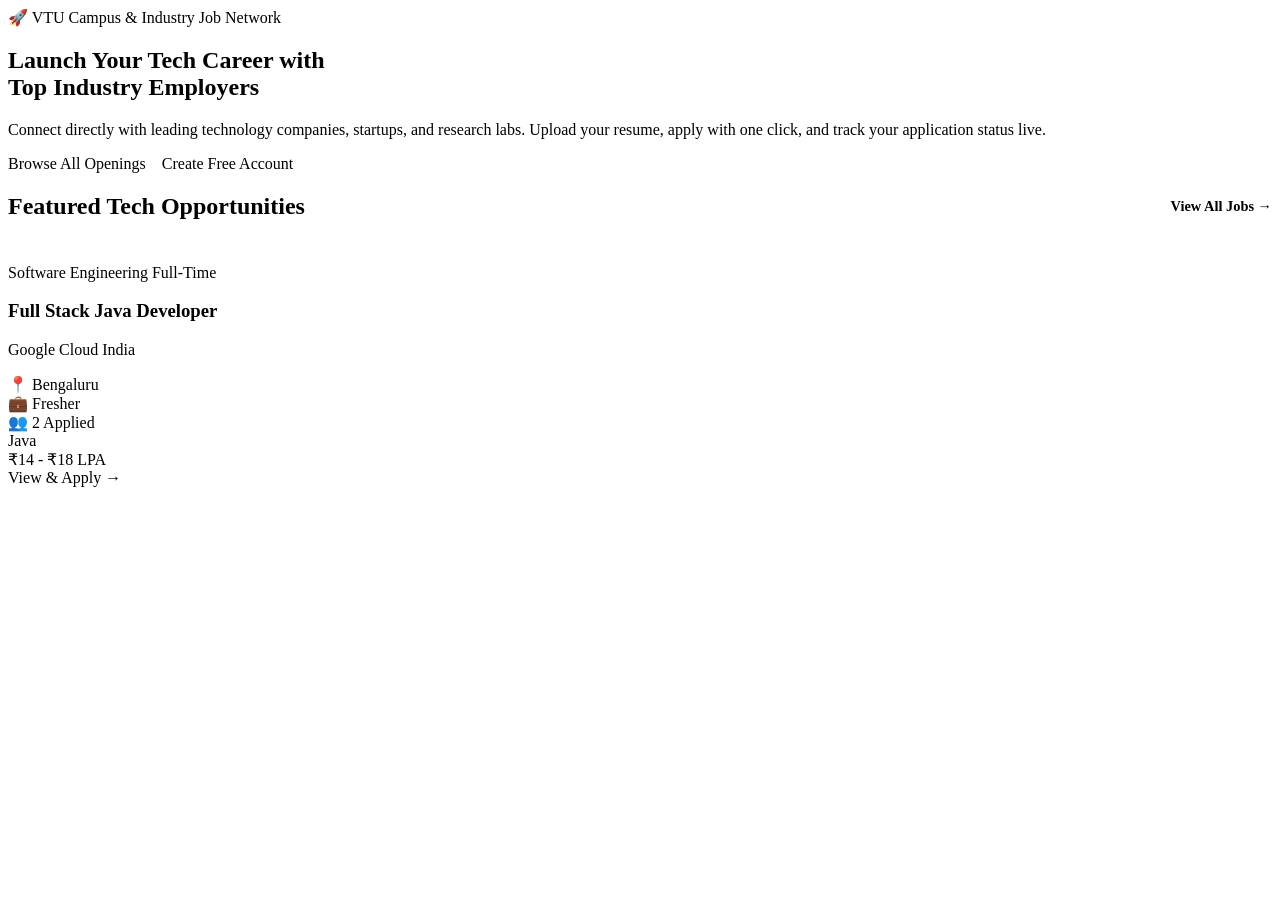
<file: project-3-job-portal-system/target/classes/templates/index.html>
<!DOCTYPE html>
<html xmlns:th="http://www.thymeleaf.org" xmlns:sec="http://www.thymeleaf.org/extras/spring-security">
<head>
    <meta charset="UTF-8">
    <meta name="viewport" content="width=device-width, initial-scale=1.0">
    <title>JobPortal - Connect Students & Top Tech Employers</title>
    <link rel="stylesheet" th:href="@{/css/jobportal.css}">
    <link rel="preconnect" href="https://fonts.googleapis.com">
    <link rel="preconnect" href="https://fonts.gstatic.com" crossorigin>
    <link href="https://fonts.googleapis.com/css2?family=Plus+Jakarta+Sans:wght@400;500;600;700;800&display=swap" rel="stylesheet">
</head>
<body>

    <div th:replace="fragments/layout :: navbar('home')"></div>

    <main class="main-content">
        <div class="container">

            <!-- Hero Section -->
            <section class="hero-section">
                <span class="badge-pill">🚀 VTU Campus & Industry Job Network</span>
                <h1 class="hero-title">
                    Launch Your Tech Career with <br><span class="gradient-text">Top Industry Employers</span>
                </h1>
                <p class="hero-subtitle">
                    Connect directly with leading technology companies, startups, and research labs. Upload your resume, apply with one click, and track your application status live.
                </p>

                <div>
                    <a th:href="@{/jobs}" class="btn btn-primary">Browse All Openings</a>
                    <a th:href="@{/register}" class="btn btn-secondary" style="margin-left: 0.75rem;">Create Free Account</a>
                </div>
            </section>

            <!-- Featured Jobs Section -->
            <div style="display: flex; justify-content: space-between; align-items: center; margin-bottom: 1.5rem;">
                <h2 style="font-size: 1.5rem; font-weight: 800;">Featured Tech Opportunities</h2>
                <a th:href="@{/jobs}" style="color: var(--secondary); font-weight: 600; font-size: 0.9rem;">View All Jobs →</a>
            </div>

            <div class="jobs-grid">
                <div class="job-card" th:each="job : ${jobs}">
                    <div class="job-card-header">
                        <span class="job-category-tag" th:text="${job.category}">Software Engineering</span>
                        <span class="job-type-pill" th:text="${job.jobType}">Full-Time</span>
                    </div>

                    <h3 class="job-title" th:text="${job.title}">Full Stack Java Developer</h3>
                    <p class="job-company" th:text="${job.companyName}">Google Cloud India</p>

                    <div class="job-meta-row">
                        <div>📍 <span th:text="${job.location}">Bengaluru</span></div>
                        <div>💼 <span th:text="${job.experienceLevel}">Fresher</span></div>
                        <div>👥 <span th:text="${job.getApplicantCount()} + ' Applied'">2 Applied</span></div>
                    </div>

                    <div class="job-skills-wrap">
                        <span class="skill-chip" th:each="skill : ${#strings.arraySplit(job.skillsRequired, ',')}" th:text="${#strings.trim(skill)}">Java</span>
                    </div>

                    <div class="job-card-footer">
                        <div class="job-salary" th:text="${job.salary}">₹14 - ₹18 LPA</div>
                        <a th:href="@{'/jobs/' + ${job.id}}" class="btn btn-primary btn-sm">View & Apply →</a>
                    </div>
                </div>
            </div>

        </div>
    </main>

    <div th:replace="fragments/layout :: footer"></div>

    <script th:src="@{/js/jobportal.js}"></script>
</body>
</html>
</file>
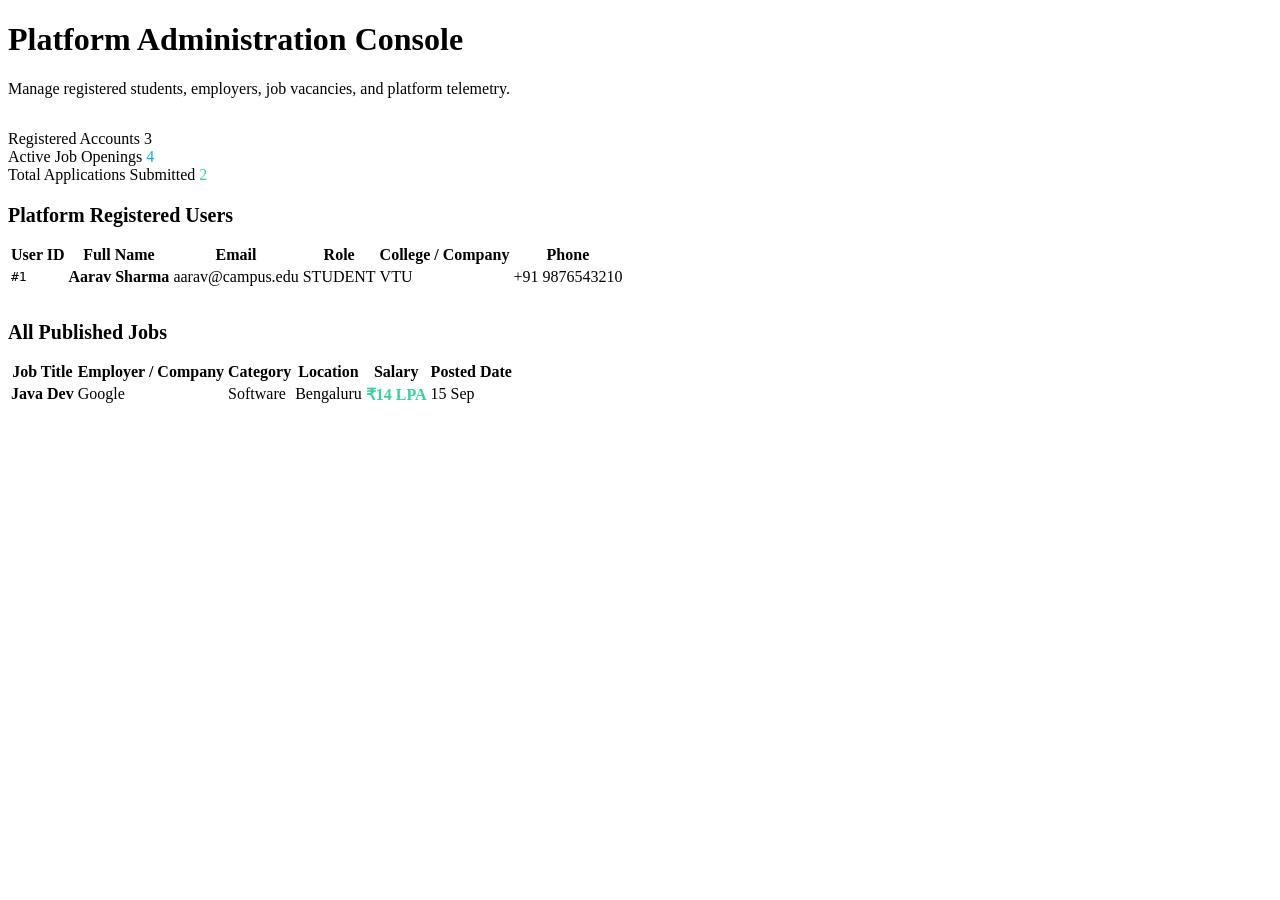
<file: project-3-job-portal-system/target/classes/templates/admin/dashboard.html>
<!DOCTYPE html>
<html xmlns:th="http://www.thymeleaf.org">
<head>
    <meta charset="UTF-8">
    <meta name="viewport" content="width=device-width, initial-scale=1.0">
    <title>Admin Console - JobPortal</title>
    <link rel="stylesheet" th:href="@{/css/jobportal.css}">
    <link rel="preconnect" href="https://fonts.googleapis.com">
    <link rel="preconnect" href="https://fonts.gstatic.com" crossorigin>
    <link href="https://fonts.googleapis.com/css2?family=Plus+Jakarta+Sans:wght@400;500;600;700;800&display=swap" rel="stylesheet">
</head>
<body>

    <div th:replace="fragments/layout :: navbar('admin')"></div>

    <main class="main-content">
        <div class="container">

            <div style="margin-bottom: 2rem;">
                <h1 style="font-size: 2rem; font-weight: 800;">Platform Administration Console</h1>
                <p style="color: var(--text-secondary);">Manage registered students, employers, job vacancies, and platform telemetry.</p>
            </div>

            <!-- Stats Grid -->
            <div class="stats-grid">
                <div class="stat-card">
                    <span class="stat-label">Registered Accounts</span>
                    <span class="stat-value" th:text="${totalUsers}">3</span>
                </div>
                <div class="stat-card">
                    <span class="stat-label">Active Job Openings</span>
                    <span class="stat-value" style="color: #06b6d4;" th:text="${totalJobs}">4</span>
                </div>
                <div class="stat-card">
                    <span class="stat-label">Total Applications Submitted</span>
                    <span class="stat-value" style="color: #34d399;" th:text="${totalApplications}">2</span>
                </div>
            </div>

            <!-- Users Management Table -->
            <div class="card-panel" style="margin-bottom: 2rem;">
                <h3 style="font-size: 1.25rem; margin-bottom: 1rem;">Platform Registered Users</h3>
                <div class="data-table-container">
                    <table class="data-table">
                        <thead>
                            <tr>
                                <th>User ID</th>
                                <th>Full Name</th>
                                <th>Email</th>
                                <th>Role</th>
                                <th>College / Company</th>
                                <th>Phone</th>
                            </tr>
                        </thead>
                        <tbody>
                            <tr th:each="u : ${users}">
                                <td style="font-family: monospace; color: var(--text-muted);" th:text="'#' + ${u.id}">#1</td>
                                <td style="font-weight: 600;" th:text="${u.fullName}">Aarav Sharma</td>
                                <td th:text="${u.email}">aarav@campus.edu</td>
                                <td>
                                    <span class="status-badge" 
                                          th:classappend="${u.role == 'ROLE_STUDENT' ? 'pending' : u.role == 'ROLE_EMPLOYER' ? 'shortlisted' : 'rejected'}"
                                          th:text="${#strings.replace(u.role, 'ROLE_', '')}">
                                        STUDENT
                                    </span>
                                </td>
                                <td th:text="${u.companyOrCollege != null ? u.companyOrCollege : 'N/A'}">VTU</td>
                                <td th:text="${u.phone != null ? u.phone : 'N/A'}">+91 9876543210</td>
                            </tr>
                        </tbody>
                    </table>
                </div>
            </div>

            <!-- Jobs Management Table -->
            <div class="card-panel">
                <h3 style="font-size: 1.25rem; margin-bottom: 1rem;">All Published Jobs</h3>
                <div class="data-table-container">
                    <table class="data-table">
                        <thead>
                            <tr>
                                <th>Job Title</th>
                                <th>Employer / Company</th>
                                <th>Category</th>
                                <th>Location</th>
                                <th>Salary</th>
                                <th>Posted Date</th>
                            </tr>
                        </thead>
                        <tbody>
                            <tr th:each="j : ${jobs}">
                                <td style="font-weight: 600;" th:text="${j.title}">Java Dev</td>
                                <td th:text="${j.companyName}">Google</td>
                                <td th:text="${j.category}">Software</td>
                                <td th:text="${j.location}">Bengaluru</td>
                                <td style="color: #34d399; font-weight: 700;" th:text="${j.salary}">₹14 LPA</td>
                                <td th:text="${#temporals.format(j.postedDate, 'dd MMM yyyy')}">15 Sep</td>
                            </tr>
                        </tbody>
                    </table>
                </div>
            </div>

        </div>
    </main>

    <div th:replace="fragments/layout :: footer"></div>

    <script th:src="@{/js/jobportal.js}"></script>
</body>
</html>
</file>
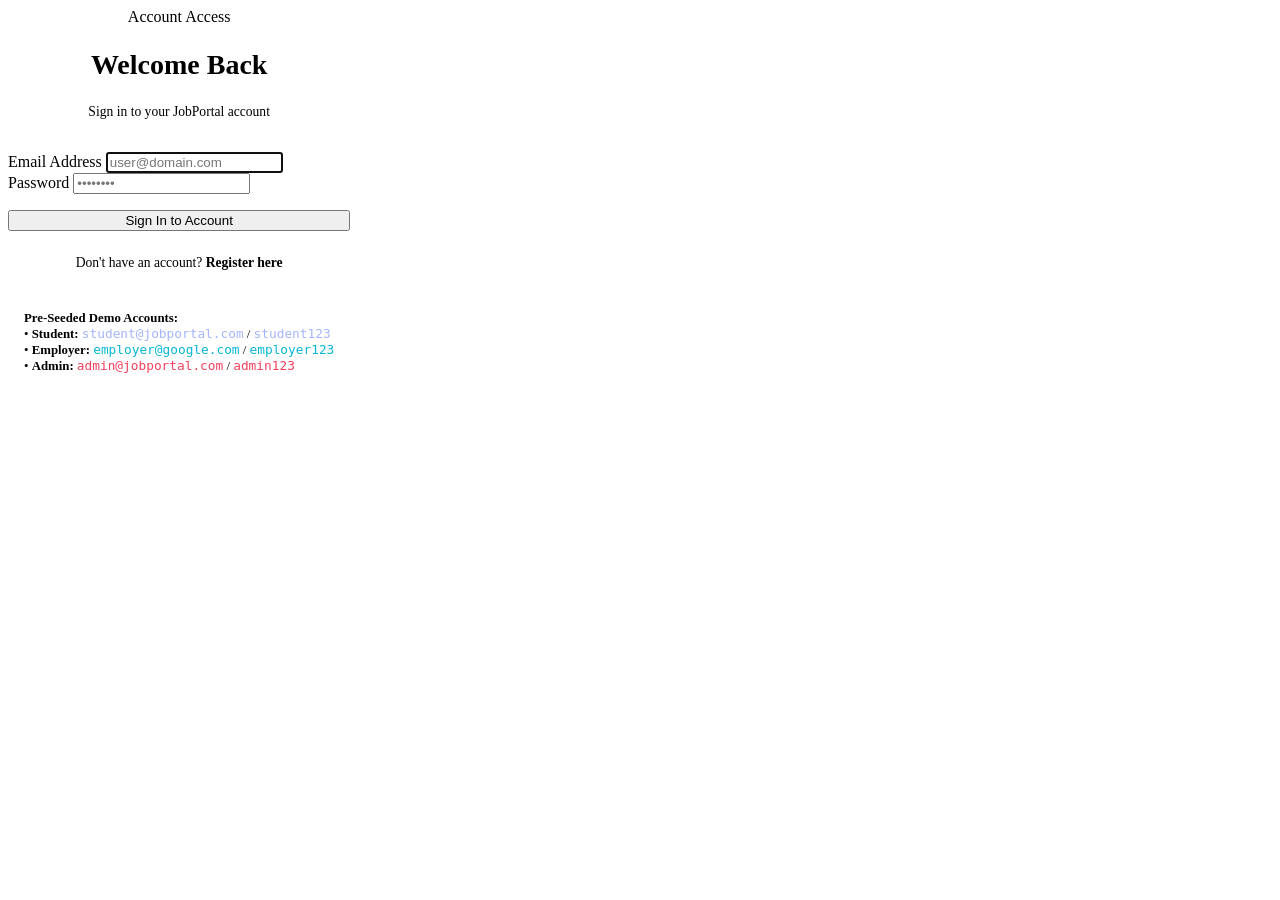
<file: project-3-job-portal-system/target/classes/templates/auth/login.html>
<!DOCTYPE html>
<html xmlns:th="http://www.thymeleaf.org">
<head>
    <meta charset="UTF-8">
    <meta name="viewport" content="width=device-width, initial-scale=1.0">
    <title>Sign In - JobPortal</title>
    <link rel="stylesheet" th:href="@{/css/jobportal.css}">
    <link rel="preconnect" href="https://fonts.googleapis.com">
    <link rel="preconnect" href="https://fonts.gstatic.com" crossorigin>
    <link href="https://fonts.googleapis.com/css2?family=Plus+Jakarta+Sans:wght@400;500;600;700;800&display=swap" rel="stylesheet">
</head>
<body>

    <div th:replace="fragments/layout :: navbar('auth')"></div>

    <main class="main-content" style="display: flex; align-items: center;">
        <div class="container" style="max-width: 440px;">

            <div class="card-panel">
                <div style="text-align: center; margin-bottom: 2rem;">
                    <span class="badge-pill">Account Access</span>
                    <h2 style="font-size: 1.75rem; font-weight: 800;">Welcome Back</h2>
                    <p style="color: var(--text-secondary); font-size: 0.85rem; margin-top: 0.25rem;">Sign in to your JobPortal account</p>
                </div>

                <div th:if="${loginError}" class="alert alert-danger" th:text="${loginError}"></div>
                <div th:if="${logoutMessage}" class="alert alert-success" th:text="${logoutMessage}"></div>
                <div th:if="${successMessage}" class="alert alert-success" th:text="${successMessage}"></div>

                <form th:action="@{/login-process}" method="post">
                    <div class="form-group">
                        <label class="form-label">Email Address</label>
                        <input type="email" name="username" class="form-control" placeholder="user@domain.com" required autofocus>
                    </div>

                    <div class="form-group">
                        <label class="form-label">Password</label>
                        <input type="password" name="password" class="form-control" placeholder="••••••••" required>
                    </div>

                    <button type="submit" class="btn btn-primary" style="width: 100%; margin-top: 1rem;">
                        Sign In to Account
                    </button>
                </form>

                <p style="text-align: center; font-size: 0.85rem; color: var(--text-secondary); margin-top: 1.5rem;">
                    Don't have an account? <a th:href="@{/register}" style="color: var(--secondary); font-weight: 600;">Register here</a>
                </p>

                <!-- Demo Credentials Box -->
                <div style="margin-top: 1.5rem; padding: 1rem; background: rgba(255,255,255,0.03); border-radius: var(--radius-sm); font-size: 0.8rem; color: var(--text-secondary); border: 1px solid var(--border-color);">
                    <strong>Pre-Seeded Demo Accounts:</strong><br>
                    • <strong>Student:</strong> <code style="color: #a5b4fc;">student@jobportal.com</code> / <code style="color: #a5b4fc;">student123</code><br>
                    • <strong>Employer:</strong> <code style="color: #06b6d4;">employer@google.com</code> / <code style="color: #06b6d4;">employer123</code><br>
                    • <strong>Admin:</strong> <code style="color: #f43f5e;">admin@jobportal.com</code> / <code style="color: #f43f5e;">admin123</code>
                </div>
            </div>

        </div>
    </main>

    <div th:replace="fragments/layout :: footer"></div>

</body>
</html>
</file>
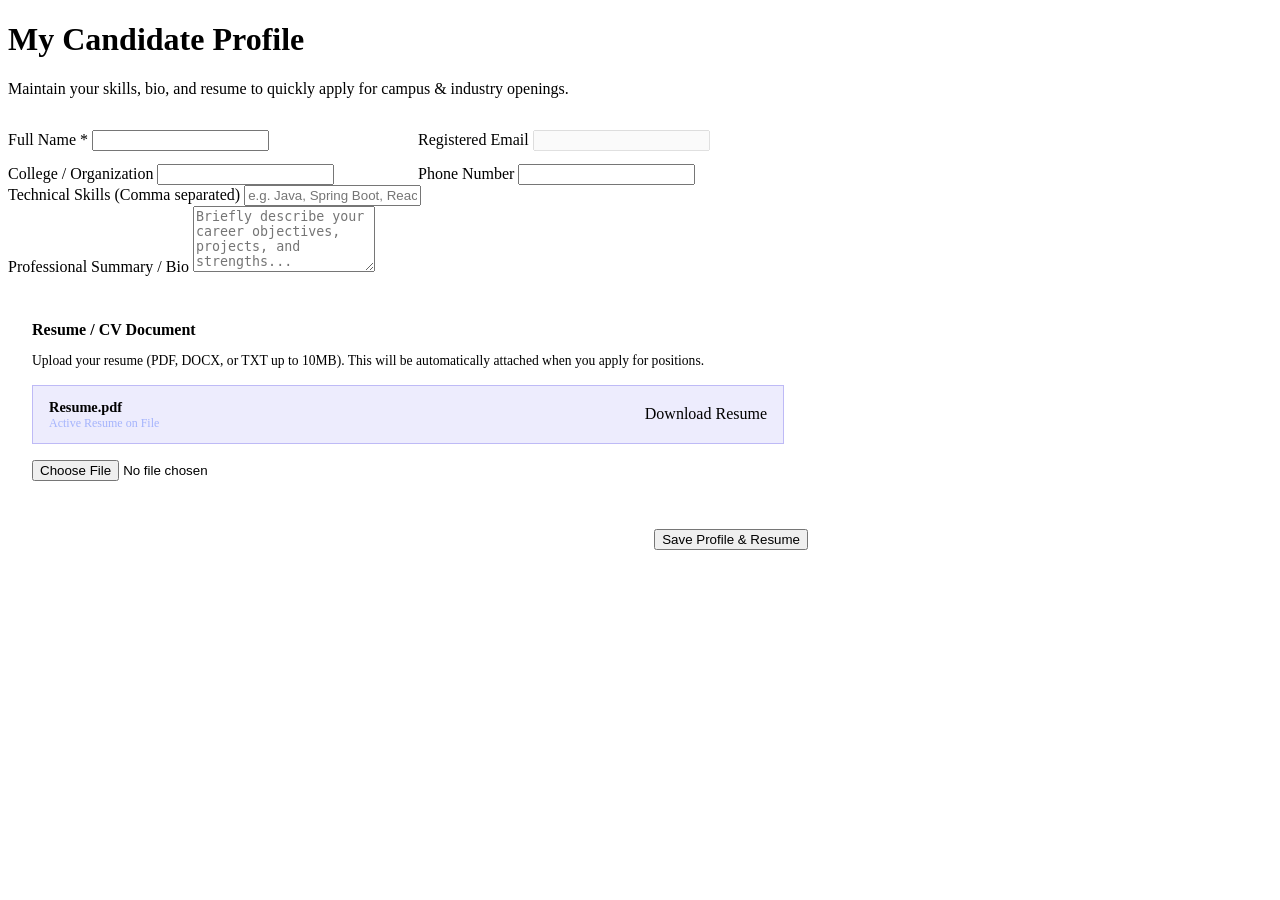
<file: project-3-job-portal-system/target/classes/templates/auth/profile.html>
<!DOCTYPE html>
<html xmlns:th="http://www.thymeleaf.org">
<head>
    <meta charset="UTF-8">
    <meta name="viewport" content="width=device-width, initial-scale=1.0">
    <title>My Profile & Resume - JobPortal</title>
    <link rel="stylesheet" th:href="@{/css/jobportal.css}">
    <link rel="preconnect" href="https://fonts.googleapis.com">
    <link rel="preconnect" href="https://fonts.gstatic.com" crossorigin>
    <link href="https://fonts.googleapis.com/css2?family=Plus+Jakarta+Sans:wght@400;500;600;700;800&display=swap" rel="stylesheet">
</head>
<body>

    <div th:replace="fragments/layout :: navbar('profile')"></div>

    <main class="main-content">
        <div class="container" style="max-width: 800px;">

            <div style="margin-bottom: 2rem;">
                <h1 style="font-size: 2rem; font-weight: 800;">My Candidate Profile</h1>
                <p style="color: var(--text-secondary);">Maintain your skills, bio, and resume to quickly apply for campus & industry openings.</p>
            </div>

            <!-- Flash Success Message -->
            <div th:if="${successMessage}" class="alert alert-success" th:text="${successMessage}"></div>
            <div th:if="${errorMessage}" class="alert alert-danger" th:text="${errorMessage}"></div>

            <div class="card-panel">
                <form th:action="@{/profile/update}" th:object="${profileDto}" method="post" enctype="multipart/form-data">
                    
                    <div style="display: grid; grid-template-columns: 1fr 1fr; gap: 1.25rem;">
                        <!-- Full Name -->
                        <div class="form-group">
                            <label class="form-label">Full Name <span style="color: var(--danger)">*</span></label>
                            <input type="text" th:field="*{fullName}" class="form-control">
                            <p th:if="${#fields.hasErrors('fullName')}" th:errors="*{fullName}" style="color: var(--danger); font-size: 0.8rem; margin-top: 0.25rem;"></p>
                        </div>

                        <!-- Email (Read-only) -->
                        <div class="form-group">
                            <label class="form-label">Registered Email</label>
                            <input type="text" th:value="${user.email}" disabled class="form-control" style="opacity: 0.7;">
                        </div>
                    </div>

                    <div style="display: grid; grid-template-columns: 1fr 1fr; gap: 1.25rem;">
                        <!-- College / Company -->
                        <div class="form-group">
                            <label class="form-label">College / Organization</label>
                            <input type="text" th:field="*{companyOrCollege}" class="form-control">
                        </div>

                        <!-- Phone -->
                        <div class="form-group">
                            <label class="form-label">Phone Number</label>
                            <input type="tel" th:field="*{phone}" class="form-control">
                        </div>
                    </div>

                    <!-- Skills -->
                    <div class="form-group">
                        <label class="form-label">Technical Skills (Comma separated)</label>
                        <input type="text" th:field="*{skills}" placeholder="e.g. Java, Spring Boot, React, Python, AWS" class="form-control">
                    </div>

                    <!-- Bio / Summary -->
                    <div class="form-group">
                        <label class="form-label">Professional Summary / Bio</label>
                        <textarea th:field="*{bio}" rows="4" placeholder="Briefly describe your career objectives, projects, and strengths..." class="form-control"></textarea>
                    </div>

                    <!-- Resume Upload Section -->
                    <div style="background: rgba(255,255,255,0.02); border: 1px dashed var(--border-color); padding: 1.5rem; border-radius: var(--radius-md); margin-bottom: 1.5rem;">
                        <h4 style="font-size: 1rem; margin-bottom: 0.5rem;">Resume / CV Document</h4>
                        <p style="color: var(--text-secondary); font-size: 0.85rem; margin-bottom: 1rem;">
                            Upload your resume (PDF, DOCX, or TXT up to 10MB). This will be automatically attached when you apply for positions.
                        </p>

                        <div th:if="${user.resumeFileName != null}" style="display: flex; align-items: center; justify-content: space-between; background: rgba(79, 70, 229, 0.1); padding: 0.75rem 1rem; border-radius: var(--radius-sm); margin-bottom: 1rem; border: 1px solid rgba(79, 70, 229, 0.3);">
                            <div>
                                <span style="font-weight: 600; font-size: 0.9rem;" th:text="${user.resumeFileName}">Resume.pdf</span>
                                <span style="font-size: 0.75rem; color: #a5b4fc; display: block;">Active Resume on File</span>
                            </div>
                            <a th:href="@{'/resume/download/' + ${user.id}}" class="btn btn-secondary btn-sm">Download Resume</a>
                        </div>

                        <input type="file" th:field="*{resumeFile}" class="form-control" accept=".pdf,.doc,.docx,.txt">
                    </div>

                    <div style="display: flex; justify-content: flex-end;">
                        <button type="submit" class="btn btn-primary">Save Profile & Resume</button>
                    </div>

                </form>
            </div>

        </div>
    </main>

    <div th:replace="fragments/layout :: footer"></div>

</body>
</html>
</file>
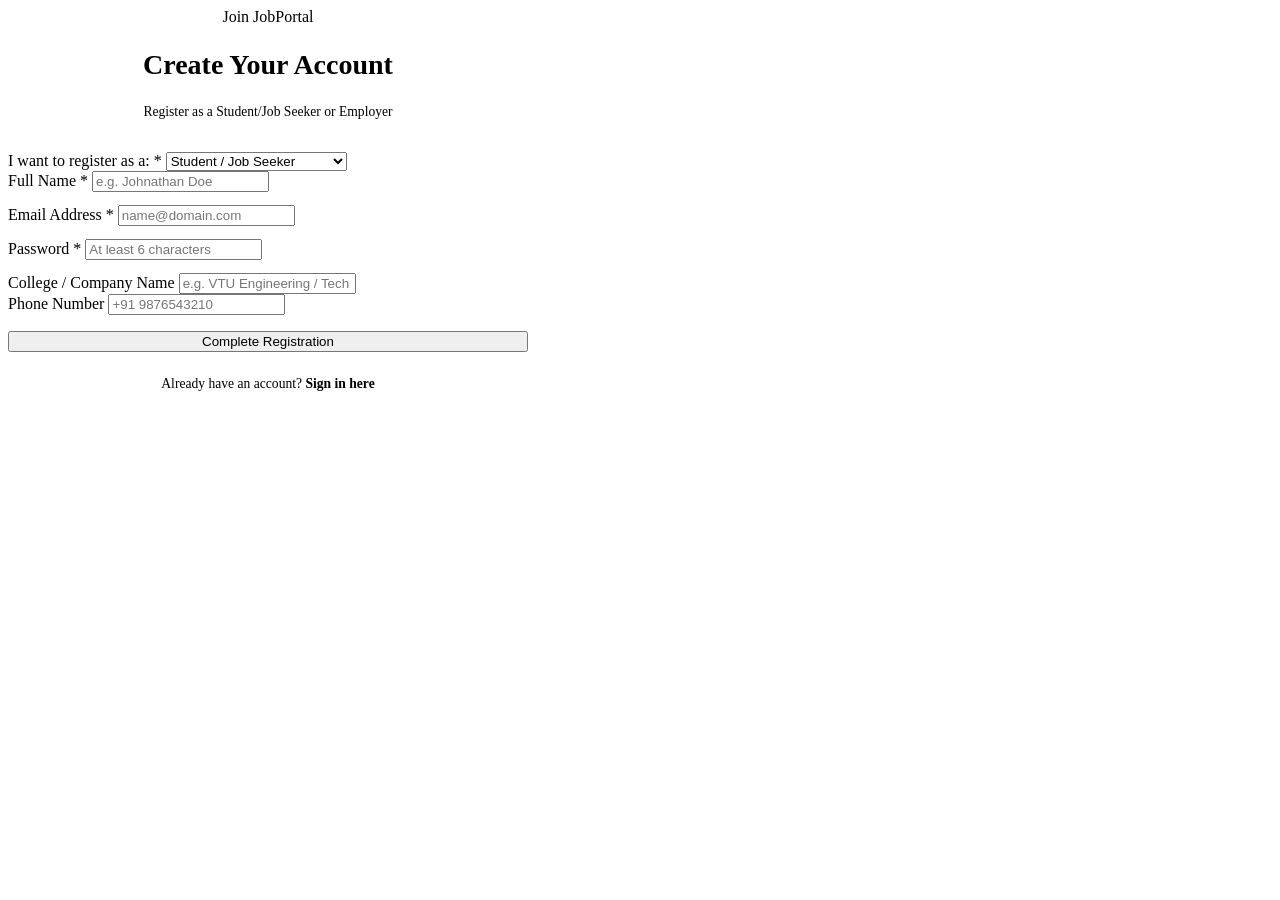
<file: project-3-job-portal-system/target/classes/templates/auth/register.html>
<!DOCTYPE html>
<html xmlns:th="http://www.thymeleaf.org">
<head>
    <meta charset="UTF-8">
    <meta name="viewport" content="width=device-width, initial-scale=1.0">
    <title>Create Account - JobPortal</title>
    <link rel="stylesheet" th:href="@{/css/jobportal.css}">
    <link rel="preconnect" href="https://fonts.googleapis.com">
    <link rel="preconnect" href="https://fonts.gstatic.com" crossorigin>
    <link href="https://fonts.googleapis.com/css2?family=Plus+Jakarta+Sans:wght@400;500;600;700;800&display=swap" rel="stylesheet">
</head>
<body>

    <div th:replace="fragments/layout :: navbar('auth')"></div>

    <main class="main-content">
        <div class="container" style="max-width: 520px;">

            <div class="card-panel">
                <div style="text-align: center; margin-bottom: 2rem;">
                    <span class="badge-pill">Join JobPortal</span>
                    <h2 style="font-size: 1.75rem; font-weight: 800;">Create Your Account</h2>
                    <p style="color: var(--text-secondary); font-size: 0.85rem; margin-top: 0.25rem;">Register as a Student/Job Seeker or Employer</p>
                </div>

                <div th:if="${errorMessage}" class="alert alert-danger" th:text="${errorMessage}"></div>

                <form th:action="@{/register}" th:object="${userDto}" method="post">
                    
                    <!-- Role Selection -->
                    <div class="form-group">
                        <label class="form-label">I want to register as a: <span style="color: var(--danger)">*</span></label>
                        <select th:field="*{role}" class="form-control">
                            <option value="STUDENT">Student / Job Seeker</option>
                            <option value="EMPLOYER">Employer / Hiring Manager</option>
                        </select>
                    </div>

                    <!-- Full Name -->
                    <div class="form-group">
                        <label class="form-label">Full Name <span style="color: var(--danger)">*</span></label>
                        <input type="text" th:field="*{fullName}" class="form-control" placeholder="e.g. Johnathan Doe">
                        <p th:if="${#fields.hasErrors('fullName')}" th:errors="*{fullName}" style="color: var(--danger); font-size: 0.8rem; margin-top: 0.25rem;"></p>
                    </div>

                    <!-- Email -->
                    <div class="form-group">
                        <label class="form-label">Email Address <span style="color: var(--danger)">*</span></label>
                        <input type="email" th:field="*{email}" class="form-control" placeholder="name@domain.com">
                        <p th:if="${#fields.hasErrors('email')}" th:errors="*{email}" style="color: var(--danger); font-size: 0.8rem; margin-top: 0.25rem;"></p>
                    </div>

                    <!-- Password -->
                    <div class="form-group">
                        <label class="form-label">Password <span style="color: var(--danger)">*</span></label>
                        <input type="password" th:field="*{password}" class="form-control" placeholder="At least 6 characters">
                        <p th:if="${#fields.hasErrors('password')}" th:errors="*{password}" style="color: var(--danger); font-size: 0.8rem; margin-top: 0.25rem;"></p>
                    </div>

                    <!-- College / Company -->
                    <div class="form-group">
                        <label class="form-label">College / Company Name</label>
                        <input type="text" th:field="*{companyOrCollege}" class="form-control" placeholder="e.g. VTU Engineering / Tech Corp">
                    </div>

                    <!-- Phone -->
                    <div class="form-group">
                        <label class="form-label">Phone Number</label>
                        <input type="tel" th:field="*{phone}" class="form-control" placeholder="+91 9876543210">
                    </div>

                    <button type="submit" class="btn btn-primary" style="width: 100%; margin-top: 1rem;">
                        Complete Registration
                    </button>
                </form>

                <p style="text-align: center; font-size: 0.85rem; color: var(--text-secondary); margin-top: 1.5rem;">
                    Already have an account? <a th:href="@{/login}" style="color: var(--secondary); font-weight: 600;">Sign in here</a>
                </p>
            </div>

        </div>
    </main>

    <div th:replace="fragments/layout :: footer"></div>

</body>
</html>
</file>
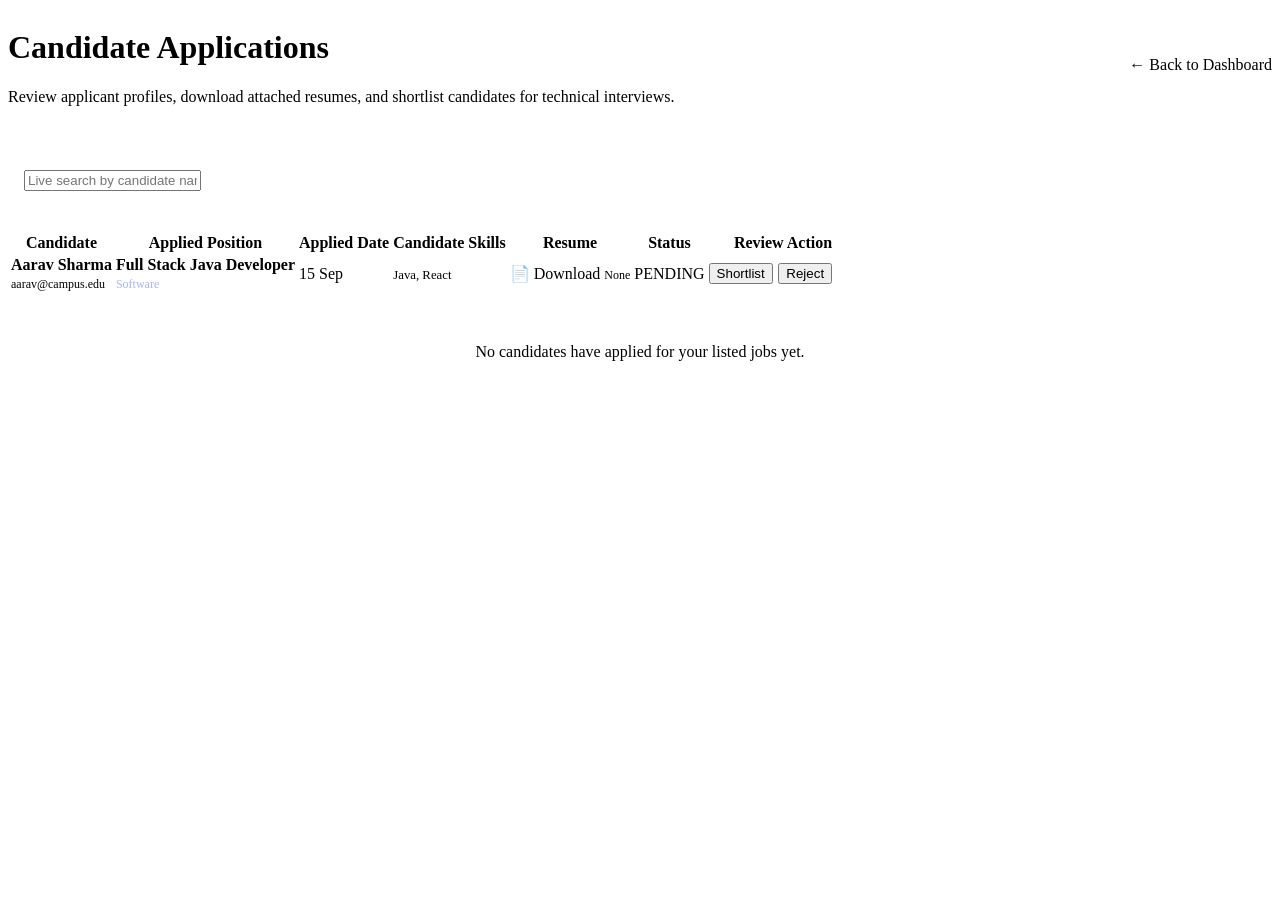
<file: project-3-job-portal-system/target/classes/templates/employer/applicants.html>
<!DOCTYPE html>
<html xmlns:th="http://www.thymeleaf.org">
<head>
    <meta charset="UTF-8">
    <meta name="viewport" content="width=device-width, initial-scale=1.0">
    <title>Candidate Applications - Employer Portal</title>
    <link rel="stylesheet" th:href="@{/css/jobportal.css}">
    <link rel="preconnect" href="https://fonts.googleapis.com">
    <link rel="preconnect" href="https://fonts.gstatic.com" crossorigin>
    <link href="https://fonts.googleapis.com/css2?family=Plus+Jakarta+Sans:wght@400;500;600;700;800&display=swap" rel="stylesheet">
</head>
<body>

    <div th:replace="fragments/layout :: navbar('applicants')"></div>

    <main class="main-content">
        <div class="container">

            <div style="display: flex; justify-content: space-between; align-items: center; margin-bottom: 2rem; flex-wrap: wrap; gap: 1rem;">
                <div>
                    <h1 style="font-size: 2rem; font-weight: 800;">Candidate Applications</h1>
                    <p style="color: var(--text-secondary);">Review applicant profiles, download attached resumes, and shortlist candidates for technical interviews.</p>
                </div>
                <a th:href="@{/employer/dashboard}" class="btn btn-secondary">← Back to Dashboard</a>
            </div>

            <!-- Flash Message -->
            <div th:if="${successMessage}" class="alert alert-success" th:text="${successMessage}"></div>

            <!-- Search Bar -->
            <div class="card-panel" style="margin-bottom: 1.5rem; padding: 1rem;">
                <input type="text" id="applicantSearchInput" placeholder="Live search by candidate name, job title, or skills in table..." class="form-control">
            </div>

            <!-- Applicants Table -->
            <div class="card-panel">
                <div class="data-table-container">
                    <table class="data-table">
                        <thead>
                            <tr>
                                <th>Candidate</th>
                                <th>Applied Position</th>
                                <th>Applied Date</th>
                                <th>Candidate Skills</th>
                                <th>Resume</th>
                                <th>Status</th>
                                <th style="text-align: right;">Review Action</th>
                            </tr>
                        </thead>
                        <tbody>
                            <tr th:each="app : ${applicants}">
                                <td>
                                    <strong th:text="${app.applicant.fullName}">Aarav Sharma</strong><br>
                                    <span style="font-size: 0.75rem; color: var(--text-muted);" th:text="${app.applicant.email}">aarav@campus.edu</span>
                                </td>
                                <td>
                                    <strong th:text="${app.job.title}">Full Stack Java Developer</strong><br>
                                    <span style="font-size: 0.75rem; color: #a5b4fc;" th:text="${app.job.category}">Software</span>
                                </td>
                                <td th:text="${#temporals.format(app.appliedDate, 'dd MMM yyyy')}">15 Sep</td>
                                <td>
                                    <span style="font-size: 0.8rem; color: var(--text-secondary);" th:text="${app.applicant.skills != null ? app.applicant.skills : 'Not specified'}">Java, React</span>
                                </td>
                                <td>
                                    <a th:if="${app.resumeFileName != null}" th:href="@{'/employer/applications/' + ${app.id} + '/resume'}" class="btn btn-secondary btn-sm" title="Download Candidate Resume">
                                        📄 Download
                                    </a>
                                    <span th:if="${app.resumeFileName == null}" style="color: var(--text-muted); font-size: 0.75rem;">None</span>
                                </td>
                                <td>
                                    <span class="status-badge" 
                                          th:classappend="${app.status == 'SHORTLISTED' ? 'shortlisted' : app.status == 'REJECTED' ? 'rejected' : 'pending'}"
                                          th:text="${app.status}">
                                        PENDING
                                    </span>
                                </td>
                                <td style="text-align: right;">
                                    <div style="display: inline-flex; gap: 0.35rem;">
                                        <form th:action="@{'/employer/applications/' + ${app.id} + '/status'}" method="post" style="display: inline;">
                                            <input type="hidden" name="status" value="SHORTLISTED">
                                            <button type="submit" class="btn btn-success btn-sm" title="Shortlist candidate">Shortlist</button>
                                        </form>
                                        <form th:action="@{'/employer/applications/' + ${app.id} + '/status'}" method="post" style="display: inline;">
                                            <input type="hidden" name="status" value="REJECTED">
                                            <button type="submit" class="btn btn-danger btn-sm" title="Reject application">Reject</button>
                                        </form>
                                    </div>
                                </td>
                            </tr>
                        </tbody>
                    </table>
                </div>

                <div th:if="${#lists.isEmpty(applicants)}" style="text-align: center; padding: 3rem 1rem; color: var(--text-muted);">
                    No candidates have applied for your listed jobs yet.
                </div>
            </div>

        </div>
    </main>

    <div th:replace="fragments/layout :: footer"></div>

    <script th:src="@{/js/jobportal.js}"></script>
</body>
</html>
</file>
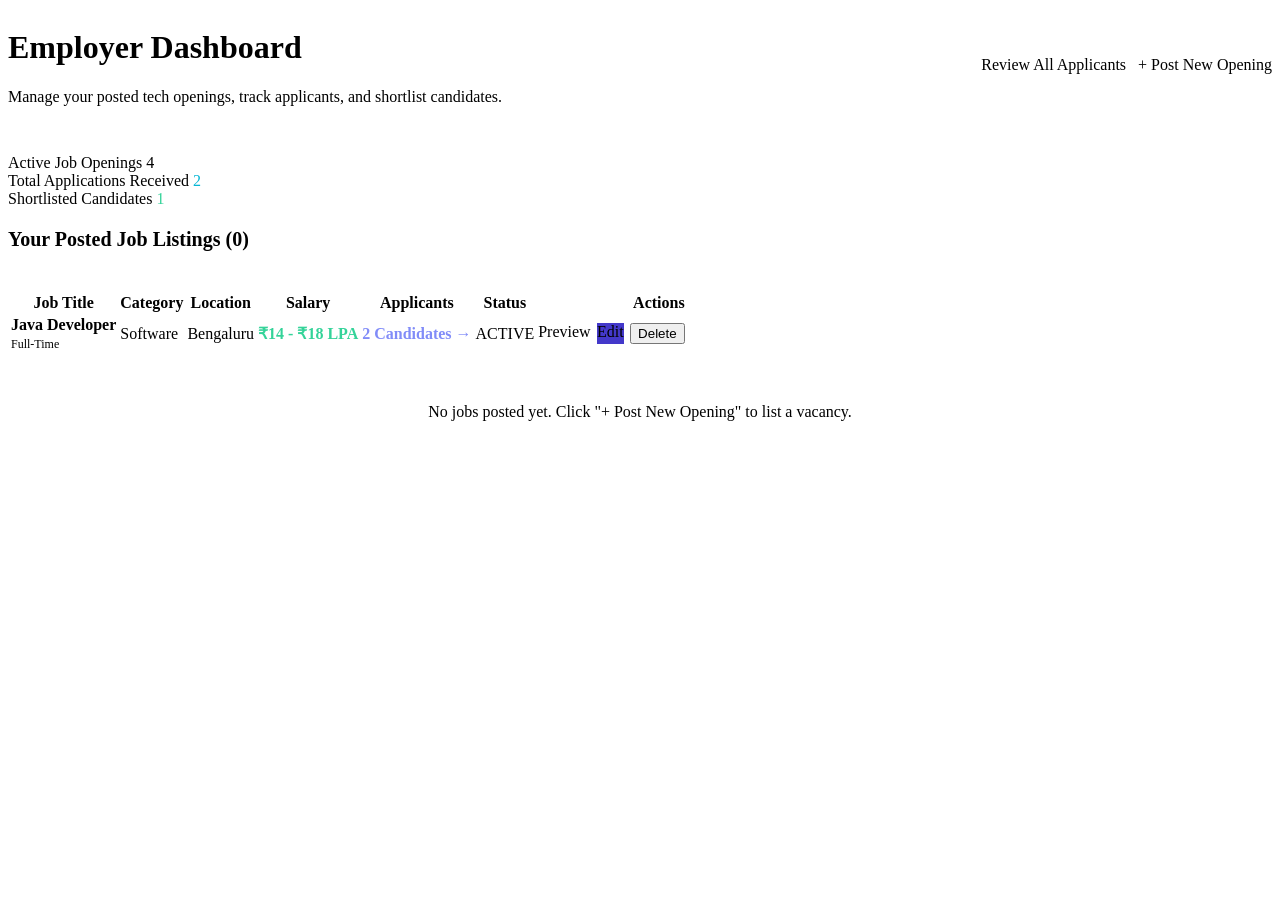
<file: project-3-job-portal-system/target/classes/templates/employer/dashboard.html>
<!DOCTYPE html>
<html xmlns:th="http://www.thymeleaf.org">
<head>
    <meta charset="UTF-8">
    <meta name="viewport" content="width=device-width, initial-scale=1.0">
    <title>Employer Dashboard - JobPortal</title>
    <link rel="stylesheet" th:href="@{/css/jobportal.css}">
    <link rel="preconnect" href="https://fonts.googleapis.com">
    <link rel="preconnect" href="https://fonts.gstatic.com" crossorigin>
    <link href="https://fonts.googleapis.com/css2?family=Plus+Jakarta+Sans:wght@400;500;600;700;800&display=swap" rel="stylesheet">
</head>
<body>

    <div th:replace="fragments/layout :: navbar('employer')"></div>

    <main class="main-content">
        <div class="container">

            <div style="display: flex; justify-content: space-between; align-items: center; margin-bottom: 2rem; flex-wrap: wrap; gap: 1rem;">
                <div>
                    <h1 style="font-size: 2rem; font-weight: 800;">Employer Dashboard</h1>
                    <p style="color: var(--text-secondary);">Manage your posted tech openings, track applicants, and shortlist candidates.</p>
                </div>
                <div style="display: flex; gap: 0.75rem;">
                    <a th:href="@{/employer/applicants}" class="btn btn-secondary">Review All Applicants</a>
                    <a th:href="@{/employer/jobs/new}" class="btn btn-primary">+ Post New Opening</a>
                </div>
            </div>

            <!-- Flash Success Message -->
            <div th:if="${successMessage}" class="alert alert-success" th:text="${successMessage}"></div>

            <!-- Analytics Dashboard Metric Cards -->
            <div class="stats-grid">
                <div class="stat-card">
                    <span class="stat-label">Active Job Openings</span>
                    <span class="stat-value" th:text="${totalJobs}">4</span>
                </div>
                <div class="stat-card">
                    <span class="stat-label">Total Applications Received</span>
                    <span class="stat-value" style="color: #06b6d4;" th:text="${totalApplications}">2</span>
                </div>
                <div class="stat-card">
                    <span class="stat-label">Shortlisted Candidates</span>
                    <span class="stat-value" style="color: #34d399;" th:text="${shortlistedCount}">1</span>
                </div>
            </div>

            <!-- Posted Jobs Table -->
            <div class="card-panel">
                <div style="display: flex; justify-content: space-between; align-items: center; margin-bottom: 1.25rem;">
                    <h3 style="font-size: 1.25rem;">Your Posted Job Listings (<span th:text="${totalJobs}">0</span>)</h3>
                </div>

                <div class="data-table-container">
                    <table class="data-table">
                        <thead>
                            <tr>
                                <th>Job Title</th>
                                <th>Category</th>
                                <th>Location</th>
                                <th>Salary</th>
                                <th>Applicants</th>
                                <th>Status</th>
                                <th style="text-align: right;">Actions</th>
                            </tr>
                        </thead>
                        <tbody>
                            <tr th:each="job : ${myJobs}">
                                <td>
                                    <strong th:text="${job.title}">Java Developer</strong><br>
                                    <span style="font-size: 0.75rem; color: var(--text-muted);" th:text="${job.jobType}">Full-Time</span>
                                </td>
                                <td th:text="${job.category}">Software</td>
                                <td th:text="${job.location}">Bengaluru</td>
                                <td style="color: #34d399; font-weight: 700;" th:text="${job.salary}">₹14 - ₹18 LPA</td>
                                <td>
                                    <a th:href="@{'/employer/jobs/' + ${job.id} + '/applicants'}" style="color: #818cf8; font-weight: 700;">
                                        <span th:text="${job.getApplicantCount()}">2</span> Candidates →
                                    </a>
                                </td>
                                <td>
                                    <span class="status-badge" th:classappend="${job.status == 'ACTIVE' ? 'shortlisted' : 'rejected'}" th:text="${job.status}">ACTIVE</span>
                                </td>
                                <td style="text-align: right;">
                                    <div style="display: inline-flex; gap: 0.4rem;">
                                        <a th:href="@{'/jobs/' + ${job.id}}" class="btn btn-secondary btn-sm">Preview</a>
                                        <a th:href="@{'/employer/jobs/edit/' + ${job.id}}" class="btn btn-primary btn-sm" style="background: #4338ca;">Edit</a>
                                        <form th:action="@{'/employer/jobs/delete/' + ${job.id}}" method="post" onsubmit="return confirm('Delete this job listing?');" style="display: inline;">
                                            <button type="submit" class="btn btn-danger btn-sm">Delete</button>
                                        </form>
                                    </div>
                                </td>
                            </tr>
                        </tbody>
                    </table>
                </div>

                <div th:if="${#lists.isEmpty(myJobs)}" style="text-align: center; padding: 3rem 1rem; color: var(--text-muted);">
                    No jobs posted yet. Click "+ Post New Opening" to list a vacancy.
                </div>
            </div>

        </div>
    </main>

    <div th:replace="fragments/layout :: footer"></div>

    <script th:src="@{/js/jobportal.js}"></script>
</body>
</html>
</file>
<file: dhanush-maker full-stack-development main Task 2 - Data Retrieval & Sorting Dashboard/style.css>
/* ============================================================
   STUDENTHUB — TASK 02
   FLAGSHIP DATA DASHBOARD
   ============================================================ */


/* ============================================================
   RESET
   ============================================================ */

* {
    margin: 0;
    padding: 0;
    box-sizing: border-box;
}


html {
    scroll-behavior: smooth;
}


body {
    font-family:
        "Inter",
        -apple-system,
        BlinkMacSystemFont,
        "Segoe UI",
        sans-serif;

    background: #f5f7fb;

    color: #111827;

    min-height: 100vh;

    line-height: 1.5;

    -webkit-font-smoothing: antialiased;
}


/* ============================================================
   VARIABLES
   ============================================================ */

:root {

    --primary: #4f46e5;

    --primary-dark: #3730a3;

    --primary-light: #eef2ff;

    --background: #f5f7fb;

    --surface: #ffffff;

    --surface-soft: #f8fafc;

    --text: #111827;

    --text-secondary: #374151;

    --muted: #6b7280;

    --border: #e5e7eb;

    --border-light: #eef0f4;

    --success: #15803d;

    --success-bg: #dcfce7;

    --danger: #dc2626;

    --danger-bg: #fee2e2;

    --shadow-sm:
        0 2px 8px rgba(15, 23, 42, 0.04);

    --shadow-md:
        0 8px 30px rgba(15, 23, 42, 0.06);

    --shadow-lg:
        0 18px 50px rgba(15, 23, 42, 0.08);

    --radius-sm: 10px;

    --radius-md: 16px;

    --radius-lg: 22px;
}


/* ============================================================
   BACKGROUND
   ============================================================ */

.page-background {
    position: fixed;

    inset: 0;

    pointer-events: none;

    z-index: -1;

    background:
        radial-gradient(
            circle at 5% 0%,
            rgba(79, 70, 229, 0.09),
            transparent 30%
        ),
        radial-gradient(
            circle at 95% 20%,
            rgba(99, 102, 241, 0.06),
            transparent 25%
        );
}


/* ============================================================
   MAIN SHELL
   ============================================================ */

.dashboard-shell {

    width: min(94%, 1480px);

    margin: 0 auto;

    padding: 28px 0 50px;
}


/* ============================================================
   TOP BAR
   ============================================================ */

.topbar {

    height: 66px;

    display: flex;

    align-items: center;

    justify-content: space-between;

    gap: 20px;

    margin-bottom: 55px;
}


/* BRAND */

.brand {

    display: flex;

    align-items: center;

    gap: 12px;
}


.brand-mark {

    width: 42px;

    height: 42px;

    display: flex;

    align-items: center;

    justify-content: center;

    border-radius: 12px;

    color: #ffffff;

    background:
        linear-gradient(
            135deg,
            #4f46e5,
            #6366f1
        );

    box-shadow:
        0 8px 18px
        rgba(79, 70, 229, 0.22);
}


.brand-mark span {

    font-size: 18px;

    font-weight: 800;
}


.brand-text {

    display: flex;

    flex-direction: column;

    line-height: 1.15;
}


.brand-text strong {

    font-size: 16px;

    font-weight: 800;

    letter-spacing: -0.3px;
}


.brand-text span {

    color: var(--muted);

    font-size: 10px;

    font-weight: 600;

    margin-top: 3px;
}


/* TOP RIGHT */

.topbar-right {

    display: flex;

    align-items: center;

    gap: 10px;
}


.task-badge {

    display: inline-flex;

    align-items: center;

    gap: 7px;

    padding: 8px 12px;

    border: 1px solid var(--border);

    border-radius: 999px;

    background: rgba(255,255,255,0.8);

    color: var(--text-secondary);

    font-size: 11px;

    font-weight: 800;
}


.task-dot {

    width: 6px;

    height: 6px;

    border-radius: 50%;

    background: var(--primary);
}


/* ============================================================
   STATUS
   ============================================================ */

.status {

    display: inline-flex;

    align-items: center;

    gap: 7px;

    padding: 8px 12px;

    border-radius: 999px;

    font-size: 11px;

    font-weight: 800;

    white-space: nowrap;
}


.status-dot {

    width: 6px;

    height: 6px;

    border-radius: 50%;

    background: currentColor;
}


.loading-status {

    background: #f3f4f6;

    color: var(--muted);
}


.success-status {

    background: var(--success-bg);

    color: var(--success);
}


.error-status {

    background: var(--danger-bg);

    color: var(--danger);
}


/* ============================================================
   HERO
   ============================================================ */

.hero {

    display: flex;

    align-items: flex-end;

    justify-content: space-between;

    gap: 35px;

    margin-bottom: 38px;
}


.hero-content {

    max-width: 820px;
}


.eyebrow {

    display: flex;

    align-items: center;

    gap: 9px;

    color: var(--primary);

    font-size: 11px;

    font-weight: 800;

    letter-spacing: 1.8px;

    margin-bottom: 15px;
}


.eyebrow-line {

    width: 24px;

    height: 2px;

    border-radius: 10px;

    background: var(--primary);
}


.hero h1 {

    font-size:
        clamp(34px, 4.5vw, 56px);

    line-height: 1.08;

    letter-spacing: -2.2px;

    font-weight: 800;

    margin-bottom: 16px;
}


.hero h1 span {

    color: var(--primary);
}


.hero-description {

    max-width: 680px;

    color: var(--muted);

    font-size: 15px;

    line-height: 1.7;
}


/* ============================================================
   REFRESH BUTTON
   ============================================================ */

.refresh-btn {

    flex-shrink: 0;

    height: 48px;

    display: inline-flex;

    align-items: center;

    justify-content: center;

    gap: 9px;

    padding: 0 18px;

    border: 0;

    border-radius: 12px;

    color: #ffffff;

    background:
        linear-gradient(
            135deg,
            #4f46e5,
            #6366f1
        );

    font-family: inherit;

    font-size: 13px;

    font-weight: 700;

    cursor: pointer;

    box-shadow:
        0 10px 24px
        rgba(79, 70, 229, 0.22);

    transition:
        transform 0.2s ease,
        box-shadow 0.2s ease;
}


.refresh-btn:hover {

    transform: translateY(-2px);

    box-shadow:
        0 14px 30px
        rgba(79, 70, 229, 0.28);
}


.refresh-btn:active {

    transform: translateY(0);
}


.refresh-icon {

    font-size: 19px;

    line-height: 1;
}


/* ============================================================
   STATISTICS
   ============================================================ */

.stats-grid {

    display: grid;

    grid-template-columns:
        repeat(4, minmax(0, 1fr));

    gap: 18px;

    margin-bottom: 24px;
}


.stat-card {

    position: relative;

    min-width: 0;

    padding: 22px;

    background: var(--surface);

    border: 1px solid var(--border);

    border-radius: var(--radius-md);

    box-shadow: var(--shadow-sm);

    overflow: hidden;

    transition:
        transform 0.2s ease,
        box-shadow 0.2s ease,
        border-color 0.2s ease;
}


.stat-card::after {

    content: "";

    position: absolute;

    width: 110px;

    height: 110px;

    right: -55px;

    top: -55px;

    border-radius: 50%;

    background:
        rgba(79, 70, 229, 0.045);
}


.stat-card:hover {

    transform: translateY(-3px);

    border-color:
        rgba(79, 70, 229, 0.18);

    box-shadow: var(--shadow-md);
}


.stat-top {

    display: flex;

    align-items: center;

    justify-content: space-between;

    margin-bottom: 19px;
}


.stat-icon {

    width: 48px;

    height: 48px;

    display: flex;

    align-items: center;

    justify-content: center;

    border-radius: 13px;

    font-size: 20px;
}


.stat-icon.purple {

    background: #eef2ff;
}


.stat-icon.blue {

    background: #eff6ff;
}


.stat-icon.orange {

    background: #fff7ed;
}


.stat-icon.green {

    background: #f0fdf4;
}


.stat-label {

    color: #9ca3af;

    font-size: 9px;

    font-weight: 800;

    letter-spacing: 1px;
}


.stat-content p {

    color: var(--muted);

    font-size: 12px;

    font-weight: 600;

    margin-bottom: 4px;
}


.stat-content h2 {

    color: var(--text);

    font-size: 30px;

    line-height: 1;

    letter-spacing: -1px;

    font-weight: 800;

    margin-bottom: 7px;
}


.stat-description {

    color: #9ca3af;

    font-size: 10px;

    font-weight: 500;
}


/* ============================================================
   CONTROLS CARD
   ============================================================ */

.controls-card {

    background: var(--surface);

    border: 1px solid var(--border);

    border-radius: var(--radius-lg);

    padding: 24px;

    margin-bottom: 24px;

    box-shadow: var(--shadow-sm);
}


.controls-heading {

    display: flex;

    align-items: center;

    justify-content: space-between;

    gap: 20px;

    margin-bottom: 22px;
}


.controls-title {

    display: flex;

    align-items: center;

    gap: 12px;
}


.controls-icon {

    width: 42px;

    height: 42px;

    display: flex;

    align-items: center;

    justify-content: center;

    border-radius: 12px;

    color: var(--primary);

    background: var(--primary-light);

    font-size: 20px;

    font-weight: 800;
}


.controls-title h2 {

    font-size: 16px;

    font-weight: 800;

    letter-spacing: -0.3px;

    margin-bottom: 2px;
}


.controls-title p {

    color: var(--muted);

    font-size: 11px;
}


.live-label {

    display: inline-flex;

    align-items: center;

    gap: 7px;

    color: var(--success);

    font-size: 10px;

    font-weight: 800;

    letter-spacing: 0.7px;
}


.live-label span {

    width: 7px;

    height: 7px;

    border-radius: 50%;

    background: var(--success);

    box-shadow:
        0 0 0 4px
        rgba(21, 128, 61, 0.08);
}


.controls-row {

    display: grid;

    grid-template-columns:
        repeat(2, minmax(0, 1fr));

    gap: 18px;
}


.control {

    min-width: 0;
}


.control label {

    display: block;

    color: var(--text-secondary);

    font-size: 11px;

    font-weight: 800;

    margin-bottom: 8px;
}


.select-wrapper {

    position: relative;
}


.select-icon {

    position: absolute;

    left: 14px;

    top: 50%;

    transform: translateY(-50%);

    color: var(--primary);

    font-size: 14px;

    pointer-events: none;

    z-index: 1;
}


.control select {

    appearance: none;

    width: 100%;

    height: 46px;

    padding:
        0 40px
        0 40px;

    border: 1px solid var(--border);

    border-radius: 11px;

    background:
        linear-gradient(
            45deg,
            transparent 50%,
            #6b7280 50%
        ) calc(100% - 18px) 19px / 5px 5px no-repeat,

        linear-gradient(
            135deg,
            #6b7280 50%,
            transparent 50%
        ) calc(100% - 13px) 19px / 5px 5px no-repeat,

        #ffffff;

    color: var(--text);

    font-family: inherit;

    font-size: 12px;

    font-weight: 600;

    outline: none;

    cursor: pointer;

    transition:
        border-color 0.2s ease,
        box-shadow 0.2s ease;
}


.control select:hover {

    border-color: #c7c9d1;
}


.control select:focus {

    border-color: var(--primary);

    box-shadow:
        0 0 0 4px
        rgba(79, 70, 229, 0.10);
}


/* ============================================================
   RECORDS CARD
   ============================================================ */

.records-card {

    background: var(--surface);

    border: 1px solid var(--border);

    border-radius: var(--radius-lg);

    overflow: hidden;

    box-shadow: var(--shadow-md);
}


/* ============================================================
   RECORD HEADER
   ============================================================ */

.records-header {

    min-height: 82px;

    display: flex;

    align-items: center;

    justify-content: space-between;

    gap: 20px;

    padding: 18px 24px;

    border-bottom:
        1px solid var(--border-light);
}


.records-title {

    display: flex;

    align-items: center;

    gap: 12px;
}


.records-icon {

    width: 42px;

    height: 42px;

    display: flex;

    align-items: center;

    justify-content: center;

    border-radius: 12px;

    background: #f3f4f6;

    color: var(--text-secondary);

    font-size: 21px;

    font-weight: 800;
}


.records-title h2 {

    font-size: 17px;

    font-weight: 800;

    letter-spacing: -0.3px;

    margin-bottom: 2px;
}


.records-title p {

    color: var(--muted);

    font-size: 11px;
}


.records-meta {

    display: flex;

    align-items: center;

    gap: 8px;

    color: var(--muted);

    font-size: 10px;

    font-weight: 600;
}


.database-indicator {

    color: var(--success);

    font-size: 14px;
}


/* ============================================================
   TABLE
   ============================================================ */

.table-container {

    width: 100%;

    overflow-x: auto;
}


table {

    width: 100%;

    min-width: 900px;

    border-collapse: collapse;

    table-layout: auto;
}


thead {

    background:
        linear-gradient(
            180deg,
            #fafafa,
            #f8f9fb
        );
}


th {

    height: 48px;

    padding: 0 20px;

    text-align: left;

    color: #6b7280;

    font-size: 10px;

    font-weight: 800;

    letter-spacing: 0.7px;

    white-space: nowrap;

    border-bottom:
        1px solid var(--border);
}


td {

    height: 64px;

    padding: 0 20px;

    color: var(--text-secondary);

    font-size: 12px;

    white-space: nowrap;

    border-bottom:
        1px solid var(--border-light);
}


tbody tr {

    transition:
        background 0.15s ease;
}


tbody tr:hover {

    background: #fafbff;
}


tbody tr:last-child td {

    border-bottom: none;
}


/* ROW NUMBER */

.row-number {

    display: inline-flex;

    align-items: center;

    justify-content: center;

    width: 25px;

    height: 25px;

    border-radius: 7px;

    background: #f3f4f6;

    color: #9ca3af;

    font-size: 10px;

    font-weight: 800;
}


/* ============================================================
   STUDENT CELL
   ============================================================ */

.student-cell {

    display: flex;

    align-items: center;

    gap: 10px;
}


.student-avatar {

    width: 34px;

    height: 34px;

    flex-shrink: 0;

    display: flex;

    align-items: center;

    justify-content: center;

    border-radius: 10px;

    background:
        linear-gradient(
            135deg,
            #eef2ff,
            #e0e7ff
        );

    color: var(--primary-dark);

    font-size: 10px;

    font-weight: 800;
}


.student-cell strong {

    color: var(--text);

    font-size: 12px;

    font-weight: 700;
}


/* EMAIL */

.email-text {

    color: var(--text-secondary);

    font-size: 12px;
}


/* DEPARTMENT */

.department {

    display: inline-flex;

    align-items: center;

    padding: 6px 10px;

    border:
        1px solid
        rgba(79, 70, 229, 0.08);

    border-radius: 999px;

    background: var(--primary-light);

    color: var(--primary-dark);

    font-size: 10px;

    font-weight: 800;

    letter-spacing: 0.2px;
}


/* ============================================================
   MESSAGE
   ============================================================ */

.message {

    height: 180px;

    text-align: center;

    color: var(--muted);

    font-size: 12px;

    vertical-align: middle;
}


.message strong {

    color: var(--text);

    font-weight: 800;
}


/* ============================================================
   RECORD FOOTER
   ============================================================ */

.records-footer {

    min-height: 48px;

    display: flex;

    align-items: center;

    justify-content: space-between;

    gap: 20px;

    padding: 0 24px;

    background: #fafbfc;

    border-top:
        1px solid var(--border-light);

    color: #9ca3af;

    font-size: 10px;

    font-weight: 600;
}


.records-footer strong {

    color: #d1d5db;

    margin: 0 4px;
}


/* ============================================================
   DASHBOARD FOOTER
   ============================================================ */

.dashboard-footer {

    display: flex;

    align-items: center;

    justify-content: space-between;

    gap: 20px;

    padding: 28px 4px 0;

    color: #9ca3af;

    font-size: 10px;

    font-weight: 600;
}


.dashboard-footer span {

    margin: 0 6px;

    color: #d1d5db;
}


/* ============================================================
   SCROLLBAR
   ============================================================ */

.table-container::-webkit-scrollbar {

    height: 8px;
}


.table-container::-webkit-scrollbar-track {

    background: #f3f4f6;
}


.table-container::-webkit-scrollbar-thumb {

    background: #d1d5db;

    border-radius: 999px;
}


.table-container::-webkit-scrollbar-thumb:hover {

    background: #9ca3af;
}


/* ============================================================
   FOCUS
   ============================================================ */

button:focus-visible,
select:focus-visible {

    outline:
        3px solid
        rgba(79, 70, 229, 0.25);

    outline-offset: 2px;
}


/* ============================================================
   TABLET
   ============================================================ */

@media (max-width: 1050px) {

    .dashboard-shell {

        width: min(92%, 900px);
    }


    .stats-grid {

        grid-template-columns:
            repeat(2, minmax(0, 1fr));
    }


    .hero {

        align-items: flex-start;
    }

}


/* ============================================================
   MOBILE
   ============================================================ */

@media (max-width: 700px) {

    .dashboard-shell {

        width: 92%;

        padding-top: 18px;
    }


    .topbar {

        margin-bottom: 38px;
    }


    .topbar-right {

        gap: 6px;
    }


    .task-badge {

        display: none;
    }


    .hero {

        flex-direction: column;

        align-items: stretch;

        gap: 22px;

        margin-bottom: 28px;
    }


    .hero h1 {

        font-size: 35px;

        letter-spacing: -1.4px;
    }


    .hero-description {

        font-size: 13px;
    }


    .refresh-btn {

        width: 100%;
    }


    .stats-grid {

        grid-template-columns: 1fr;

        gap: 12px;
    }


    .controls-card {

        padding: 18px;
    }


    .controls-heading {

        align-items: flex-start;

        flex-direction: column;
    }


    .controls-row {

        grid-template-columns: 1fr;
    }


    .records-card {

        border-radius: 18px;
    }


    .records-header {

        align-items: flex-start;

        flex-direction: column;

        padding: 18px;
    }


    .records-meta {

        width: 100%;

        justify-content: space-between;
    }


    .records-footer {

        align-items: flex-start;

        flex-direction: column;

        justify-content: center;

        padding: 12px 18px;

        gap: 4px;
    }


    .dashboard-footer {

        align-items: flex-start;

        flex-direction: column;

        gap: 8px;
    }

}


/* ============================================================
   SMALL MOBILE
   ============================================================ */

@media (max-width: 420px) {

    .dashboard-shell {

        width: 91%;
    }


    .brand-text span {

        display: none;
    }


    .hero h1 {

        font-size: 31px;
    }


    .stat-card {

        padding: 18px;
    }


    .stat-content h2 {

        font-size: 27px;
    }

}
</file>
<file: dhanush-maker full-stack-development main Task 3 - Login System with Validation/style.css>
@import url('https://fonts.googleapis.com/css2?family=Inter:wght@400;500;600;700;800&display=swap');


/* ============================================================
   GLOBAL
============================================================ */

* {
    margin: 0;
    padding: 0;
    box-sizing: border-box;
}


:root {
    --primary: #4f46e5;
    --primary-dark: #3730a3;

    --background: #f5f7fb;
    --white: #ffffff;

    --text: #111827;
    --text-secondary: #6b7280;

    --border: #e5e7eb;

    /* ERROR */
    --error: #dc2626;
    --error-background: #fef2f2;
    --error-border: #fecaca;

    /* SUCCESS */
    --success: #047857;
    --success-background: #ecfdf5;
    --success-border: #6ee7b7;

    /* LOADING */
    --loading: #4f46e5;
    --loading-background: #eef2ff;
    --loading-border: #c7d2fe;

    --shadow:
        0 5px 20px rgba(0, 0, 0, 0.04);
}


body {
    font-family: 'Inter', sans-serif;
    background: var(--background);
    color: var(--text);
    min-height: 100vh;
}


/* ============================================================
   PAGE CONTAINER
============================================================ */

.page-container {
    width: 92%;
    max-width: 1400px;
    margin: 0 auto;
    padding: 40px 0;
}


/* ============================================================
   HEADER
============================================================ */

.page-header {
    text-align: center;
    margin-bottom: 35px;
}


.eyebrow {
    color: var(--primary);
    font-size: 13px;
    font-weight: 700;
    letter-spacing: 0.08em;
    margin-bottom: 10px;
}


.page-header h1 {
    font-size: 38px;
    font-weight: 800;
    letter-spacing: -0.03em;
    margin-bottom: 10px;
}


.subtitle {
    color: var(--text-secondary);
    font-size: 15px;
    line-height: 1.6;
}


/* ============================================================
   LOGIN SECTION
============================================================ */

.login-section {
    display: flex;
    justify-content: center;
    align-items: center;
}


/* ============================================================
   LOGIN CARD
============================================================ */

.login-card {
    width: 100%;
    max-width: 470px;

    background: var(--white);

    border: 1px solid var(--border);
    border-radius: 16px;

    padding: 36px;

    box-shadow: var(--shadow);
}


/* ============================================================
   LOGIN ICON
============================================================ */

.login-icon {
    width: 64px;
    height: 64px;

    margin: 0 auto 20px;

    display: flex;
    align-items: center;
    justify-content: center;

    background: #eef2ff;

    border-radius: 16px;

    font-size: 28px;
}


/* ============================================================
   LOGIN HEADING
============================================================ */

.login-heading {
    text-align: center;
    margin-bottom: 30px;
}


.login-heading h2 {
    font-size: 22px;
    font-weight: 700;
    margin-bottom: 8px;
}


.login-heading p {
    color: var(--text-secondary);
    font-size: 14px;
    line-height: 1.5;
}


/* ============================================================
   FORM
============================================================ */

.form-group {
    margin-bottom: 22px;
}


.form-group label {
    display: block;

    font-size: 14px;
    font-weight: 600;

    margin-bottom: 8px;
}


.form-group input {
    width: 100%;
    height: 48px;

    padding: 0 14px;

    border: 1px solid var(--border);
    border-radius: 10px;

    outline: none;

    background: #ffffff;
    color: var(--text);

    font-family: inherit;
    font-size: 14px;

    transition:
        border-color 0.2s ease,
        box-shadow 0.2s ease,
        background 0.2s ease;
}


.form-group input::placeholder {
    color: #9ca3af;
}


.form-group input:focus {
    border-color: var(--primary);

    box-shadow:
        0 0 0 3px rgba(79, 70, 229, 0.10);
}


/* ============================================================
   PASSWORD
============================================================ */

.password-wrapper {
    position: relative;
}


.password-wrapper input {
    padding-right: 70px;
}


.toggle-password {
    position: absolute;

    right: 12px;
    top: 50%;

    transform: translateY(-50%);

    border: none;

    background: transparent;

    color: var(--primary);

    font-family: inherit;
    font-size: 12px;
    font-weight: 700;

    cursor: pointer;

    padding: 6px;
}


.toggle-password:hover {
    color: var(--primary-dark);
}


/* ============================================================
   FIELD ERRORS
============================================================ */

.field-error {
    display: block;

    color: var(--error);

    font-size: 12px;
    font-weight: 500;

    margin-top: 6px;

    min-height: 16px;
}


.input-error {
    border-color: var(--error) !important;

    background: var(--error-background) !important;
}


/* ============================================================
   GENERAL MESSAGE
============================================================ */

.message {
    display: none;

    width: 100%;

    padding: 12px 14px;

    border-radius: 10px;

    margin-bottom: 18px;

    font-size: 13px;
    font-weight: 600;

    line-height: 1.5;

    border: 1px solid transparent;
}


/* ============================================================
   ERROR MESSAGE — RED
============================================================ */

#loginMessage.message.error {
    display: block !important;

    color: var(--error) !important;

    background: var(--error-background) !important;

    border: 1px solid var(--error-border) !important;
}


/* ============================================================
   SUCCESS MESSAGE — GREEN
============================================================ */

#loginMessage.message.success {
    display: block !important;

    color: var(--success) !important;

    background: var(--success-background) !important;

    border: 1px solid var(--success-border) !important;
}


/* ============================================================
   LOADING MESSAGE — BLUE
============================================================ */

#loginMessage.message.loading {
    display: block !important;

    color: var(--loading) !important;

    background: var(--loading-background) !important;

    border: 1px solid var(--loading-border) !important;
}


/* ============================================================
   LOGIN BUTTON
============================================================ */

.login-button {
    width: 100%;
    height: 48px;

    border: none;
    border-radius: 10px;

    background: var(--primary);

    color: white;

    font-family: inherit;
    font-size: 14px;
    font-weight: 700;

    cursor: pointer;

    transition:
        background 0.2s ease,
        transform 0.1s ease,
        opacity 0.2s ease;
}


.login-button:hover {
    background: var(--primary-dark);
}


.login-button:active {
    transform: scale(0.99);
}


.login-button:disabled {
    opacity: 0.7;
    cursor: not-allowed;
}


/* ============================================================
   LOGIN INFORMATION
============================================================ */

.login-info {
    display: flex;

    align-items: flex-start;

    gap: 12px;

    margin-top: 25px;

    padding: 14px;

    background: #f8fafc;

    border: 1px solid var(--border);

    border-radius: 10px;
}


.info-icon {
    width: 28px;
    height: 28px;

    flex-shrink: 0;

    display: flex;
    align-items: center;
    justify-content: center;

    border-radius: 8px;

    background: #eef2ff;

    color: var(--primary-dark);

    font-size: 13px;
    font-weight: 700;
}


.login-info strong {
    display: block;

    font-size: 12px;

    margin-bottom: 4px;
}


.login-info p {
    color: var(--text-secondary);

    font-size: 11px;

    line-height: 1.5;
}


/* ============================================================
   TECHNOLOGY INFORMATION
============================================================ */

.technology-info {
    display: flex;

    justify-content: center;
    align-items: center;

    flex-wrap: wrap;

    gap: 10px;

    margin-top: 25px;
}


.technology-info span {
    padding: 6px 10px;

    border: 1px solid var(--border);

    border-radius: 8px;

    background: var(--white);

    color: var(--text-secondary);

    font-size: 11px;
    font-weight: 600;
}


/* ============================================================
   FOOTER
============================================================ */

.page-footer {
    text-align: center;

    margin-top: 30px;

    color: var(--text-secondary);

    font-size: 12px;
}


/* ============================================================
   RESPONSIVE
============================================================ */

@media (max-width: 600px) {

    .page-container {
        width: 94%;
        padding: 25px 0;
    }


    .page-header h1 {
        font-size: 30px;
    }


    .login-card {
        padding: 25px 20px;
    }


    .technology-info {
        gap: 6px;
    }

}
</file>
<file: dhanush-maker full-stack-development main Task 4 - Order Management using Joins/style.css>
/* ============================================================
   STUDENTHUB — TASK 04
   ORDER MANAGEMENT
   MySQL + Node.js + Express
   ============================================================ */


/* ============================================================
   1. RESET
   ============================================================ */

* {
    margin: 0;
    padding: 0;
    box-sizing: border-box;
}


/* ============================================================
   2. ROOT VARIABLES
   ============================================================ */

:root {

    --primary: #4f46e5;
    --primary-dark: #3730a3;
    --primary-light: #eef2ff;

    --background: #f5f7fb;
    --white: #ffffff;

    --text: #111827;
    --text-secondary: #6b7280;
    --text-light: #9ca3af;

    --border: #e5e7eb;

    --success: #059669;
    --success-light: #ecfdf5;

    --error: #dc2626;
    --error-light: #fef2f2;

    --warning: #d97706;
    --warning-light: #fffbeb;

    --shadow: 0 5px 20px rgba(0, 0, 0, 0.04);

    --shadow-hover: 0 10px 30px rgba(0, 0, 0, 0.08);
}


/* ============================================================
   3. BODY
   ============================================================ */

body {

    font-family:
        "Inter",
        -apple-system,
        BlinkMacSystemFont,
        "Segoe UI",
        sans-serif;

    background: var(--background);

    color: var(--text);

    min-height: 100vh;

    line-height: 1.5;
}


/* ============================================================
   4. ACCESSIBILITY — HIDDEN TABLE CAPTION
   ============================================================ */

.sr-only {

    position: absolute;

    width: 1px;
    height: 1px;

    padding: 0;
    margin: -1px;

    overflow: hidden;

    clip: rect(0, 0, 0, 0);

    white-space: nowrap;

    border: 0;
}


/* ============================================================
   5. PAGE CONTAINER
   ============================================================ */

.page-container {

    width: 92%;

    max-width: 1400px;

    margin: 0 auto;

    padding: 42px 0 30px;
}


/* ============================================================
   6. HEADER
   ============================================================ */

.page-header {

    margin-bottom: 32px;
}


.eyebrow {

    color: var(--primary);

    font-size: 12px;

    font-weight: 800;

    letter-spacing: 0.12em;

    text-transform: uppercase;

    margin-bottom: 9px;
}


.page-header h1 {

    font-size: 38px;

    font-weight: 800;

    letter-spacing: -0.035em;

    line-height: 1.15;

    margin-bottom: 10px;
}


.subtitle {

    max-width: 800px;

    color: var(--text-secondary);

    font-size: 14px;

    line-height: 1.7;
}


/* ============================================================
   7. SUMMARY GRID
   ============================================================ */

.summary-grid {

    display: grid;

    grid-template-columns:
        repeat(4, 1fr);

    gap: 18px;

    margin-bottom: 24px;
}


/* ============================================================
   8. SUMMARY CARD
   ============================================================ */

.summary-card {

    position: relative;

    display: flex;

    align-items: center;

    gap: 15px;

    background: var(--white);

    border: 1px solid var(--border);

    border-radius: 15px;

    padding: 21px;

    box-shadow: var(--shadow);

    transition:
        transform 0.2s ease,
        box-shadow 0.2s ease,
        border-color 0.2s ease;
}


.summary-card:hover {

    transform: translateY(-2px);

    box-shadow: var(--shadow-hover);

    border-color: #d9dcff;
}


/* ============================================================
   9. SUMMARY ICON
   ============================================================ */

.summary-icon {

    width: 48px;
    height: 48px;

    min-width: 48px;

    display: flex;

    align-items: center;

    justify-content: center;

    background: var(--primary-light);

    color: var(--primary);

    border-radius: 12px;

    font-size: 20px;

    font-weight: 800;
}


/* ============================================================
   10. SUMMARY CONTENT
   ============================================================ */

.summary-content {

    min-width: 0;
}


.summary-label {

    color: var(--text-secondary);

    font-size: 11px;

    font-weight: 700;

    text-transform: uppercase;

    letter-spacing: 0.04em;

    margin-bottom: 4px;
}


.summary-card h2 {

    font-size: 21px;

    font-weight: 800;

    line-height: 1.2;

    margin-bottom: 4px;

    overflow: hidden;

    text-overflow: ellipsis;

    white-space: nowrap;
}


.summary-description {

    color: var(--text-secondary);

    font-size: 11px;

    white-space: nowrap;

    overflow: hidden;

    text-overflow: ellipsis;

    max-width: 210px;
}


/* ============================================================
   11. CONTENT CARD
   ============================================================ */

.content-card {

    background: var(--white);

    border: 1px solid var(--border);

    border-radius: 16px;

    box-shadow: var(--shadow);

    padding: 28px;

    margin-bottom: 24px;
}


/* ============================================================
   12. SECTION HEADER
   ============================================================ */

.section-header {

    display: flex;

    justify-content: space-between;

    align-items: flex-end;

    gap: 25px;

    margin-bottom: 22px;
}


.section-label {

    color: var(--primary);

    font-size: 10px;

    font-weight: 800;

    letter-spacing: 0.1em;

    text-transform: uppercase;

    margin-bottom: 6px;
}


.section-header h2 {

    font-size: 21px;

    font-weight: 750;

    letter-spacing: -0.02em;

    margin-bottom: 5px;
}


.section-header p {

    color: var(--text-secondary);

    font-size: 13px;

    line-height: 1.6;

    max-width: 700px;
}


/* ============================================================
   13. SORT
   ============================================================ */

.sort-container {

    display: flex;

    align-items: center;

    gap: 9px;

    flex-shrink: 0;
}


.sort-container label {

    color: var(--text-secondary);

    font-size: 11px;

    font-weight: 700;
}


.sort-container select {

    min-width: 155px;

    height: 40px;

    padding: 0 34px 0 12px;

    border: 1px solid var(--border);

    border-radius: 9px;

    background: var(--white);

    color: var(--text);

    font-family: inherit;

    font-size: 12px;

    font-weight: 600;

    outline: none;

    cursor: pointer;

    transition:
        border-color 0.2s ease,
        box-shadow 0.2s ease;
}


.sort-container select:hover {

    border-color: #c7c9d9;
}


.sort-container select:focus {

    border-color: var(--primary);

    box-shadow:
        0 0 0 3px
        rgba(79, 70, 229, 0.10);
}


/* ============================================================
   14. TABLE CONTAINER
   ============================================================ */

.table-container {

    width: 100%;

    overflow-x: auto;

    border: 1px solid var(--border);

    border-radius: 12px;

    background: var(--white);

    scrollbar-width: thin;
}


/* ============================================================
   15. TABLE
   ============================================================ */

table {

    width: 100%;

    min-width: 850px;

    border-collapse: separate;

    border-spacing: 0;
}


/* ============================================================
   16. TABLE HEADER
   ============================================================ */

thead {

    background: #f8fafc;
}


thead tr:first-child th:first-child {

    border-top-left-radius: 11px;
}


thead tr:first-child th:last-child {

    border-top-right-radius: 11px;
}


th {

    color: var(--text-secondary);

    font-size: 10px;

    font-weight: 800;

    text-transform: uppercase;

    letter-spacing: 0.06em;

    text-align: left;

    padding: 14px 16px;

    border-bottom: 1px solid var(--border);

    white-space: nowrap;
}


/* ============================================================
   17. TABLE DATA
   ============================================================ */

td {

    padding: 15px 16px;

    font-size: 13px;

    border-bottom: 1px solid var(--border);

    white-space: nowrap;

    vertical-align: middle;
}


tbody tr:last-child td {

    border-bottom: none;
}


tbody tr {

    transition:
        background 0.15s ease;
}


tbody tr:hover {

    background: #fafbff;
}


/* ============================================================
   18. ORDER ID
   ============================================================ */

td:first-child {

    color: var(--primary);

    font-weight: 700;
}


/* ============================================================
   19. CUSTOMER NAME
   ============================================================ */

.customer-name {

    color: var(--text);

    font-weight: 600;
}


/* ============================================================
   20. PRODUCT NAME
   ============================================================ */

.product-name {

    color: var(--text);

    font-weight: 500;
}


/* ============================================================
   21. QUANTITY
   ============================================================ */

.quantity {

    color: var(--text-secondary);

    font-weight: 600;
}


/* ============================================================
   22. UNIT PRICE
   ============================================================ */

.unit-price {

    color: var(--text-secondary);

    font-weight: 500;
}


/* ============================================================
   23. TOTAL AMOUNT
   ============================================================ */

.amount {

    color: var(--primary);

    font-weight: 700;
}


/* ============================================================
   24. DATE
   ============================================================ */

.order-date {

    color: var(--text-secondary);

    font-size: 12px;
}


/* ============================================================
   25. OPTIONAL CATEGORY
   ============================================================ */

.category {

    display: inline-flex;

    align-items: center;

    padding: 5px 9px;

    border-radius: 6px;

    background: var(--primary-light);

    color: var(--primary-dark);

    font-size: 10px;

    font-weight: 700;
}


/* ============================================================
   26. LOADING
   ============================================================ */

.loading {

    display: flex;

    justify-content: center;

    align-items: center;

    gap: 10px;

    padding: 42px;

    color: var(--text-secondary);

    font-size: 13px;
}


.loader {

    width: 18px;

    height: 18px;

    border: 2px solid #e5e7eb;

    border-top-color: var(--primary);

    border-radius: 50%;

    animation:
        spin 0.8s linear infinite;
}


@keyframes spin {

    to {
        transform: rotate(360deg);
    }
}


/* ============================================================
   27. ERROR
   ============================================================ */

.error-message {

    display: none;

    padding: 13px 15px;

    margin-bottom: 18px;

    border: 1px solid #fecaca;

    border-radius: 9px;

    background: var(--error-light);

    color: var(--error);

    font-size: 13px;

    font-weight: 600;

    line-height: 1.5;
}


/* ============================================================
   28. CONCEPT CARD
   ============================================================ */

.concept-card {

    background: var(--white);

    border: 1px solid var(--border);

    border-radius: 16px;

    box-shadow: var(--shadow);

    padding: 28px;

    margin-bottom: 24px;
}


.concept-card h2 {

    font-size: 21px;

    font-weight: 750;

    letter-spacing: -0.02em;

    margin-bottom: 8px;
}


.concept-header p:last-child {

    color: var(--text-secondary);

    font-size: 13px;

    margin-bottom: 20px;
}


/* ============================================================
   29. CONCEPT GRID
   ============================================================ */

.concept-grid {

    display: grid;

    grid-template-columns:
        repeat(4, 1fr);

    gap: 12px;
}


/* ============================================================
   30. CONCEPT ITEM
   ============================================================ */

.concept-item {

    padding: 16px;

    border: 1px solid var(--border);

    border-radius: 11px;

    background: #fafbff;

    transition:
        transform 0.2s ease,
        border-color 0.2s ease,
        background 0.2s ease;
}


.concept-item:hover {

    transform: translateY(-2px);

    border-color: #d9dcff;

    background: #f8f9ff;
}


.concept-item strong {

    display: block;

    color: var(--primary);

    font-size: 12px;

    font-weight: 800;

    margin-bottom: 7px;
}


.concept-item span {

    display: block;

    color: var(--text-secondary);

    font-size: 11px;

    line-height: 1.55;
}


/* ============================================================
   31. EMPTY STATE
   ============================================================ */

.empty-row {

    text-align: center;

    color: var(--text-secondary);

    padding: 40px 20px;

    font-size: 13px;
}


/* ============================================================
   32. FOOTER
   ============================================================ */

.page-footer {

    text-align: center;

    color: var(--text-secondary);

    font-size: 11px;

    padding: 8px 0 20px;
}


/* ============================================================
   33. SUCCESS
   ============================================================ */

.success-text {

    color: var(--success);

    font-weight: 650;
}


.success-badge {

    display: inline-flex;

    align-items: center;

    padding: 5px 9px;

    border-radius: 6px;

    background: var(--success-light);

    color: var(--success);

    font-size: 10px;

    font-weight: 700;
}


/* ============================================================
   34. TABLE SCROLLBAR
   ============================================================ */

.table-container::-webkit-scrollbar {

    height: 7px;
}


.table-container::-webkit-scrollbar-track {

    background: #f8fafc;
}


.table-container::-webkit-scrollbar-thumb {

    background: #d1d5db;

    border-radius: 10px;
}


.table-container::-webkit-scrollbar-thumb:hover {

    background: #9ca3af;
}


/* ============================================================
   35. RESPONSIVE — 1100px
   ============================================================ */

@media (max-width: 1100px) {

    .summary-grid {

        grid-template-columns:
            repeat(2, 1fr);
    }


    .concept-grid {

        grid-template-columns:
            repeat(2, 1fr);
    }
}


/* ============================================================
   36. RESPONSIVE — 800px
   ============================================================ */

@media (max-width: 800px) {

    .page-container {

        width: 94%;

        padding-top: 30px;
    }


    .page-header h1 {

        font-size: 32px;
    }


    .section-header {

        flex-direction: column;

        align-items: flex-start;
    }


    .sort-container {

        width: 100%;

        justify-content: space-between;
    }


    .sort-container select {

        flex: 1;

        min-width: 0;
    }
}


/* ============================================================
   37. RESPONSIVE — 600px
   ============================================================ */

@media (max-width: 600px) {

    .page-container {

        width: 94%;

        padding: 25px 0 20px;
    }


    .page-header {

        margin-bottom: 25px;
    }


    .page-header h1 {

        font-size: 28px;
    }


    .subtitle {

        font-size: 13px;
    }


    .summary-grid {

        grid-template-columns: 1fr;

        gap: 12px;
    }


    .summary-card {

        padding: 18px;
    }


    .summary-card h2 {

        font-size: 19px;
    }


    .content-card,
    .concept-card {

        padding: 20px;

        border-radius: 13px;
    }


    .section-header h2 {

        font-size: 19px;
    }


    .concept-grid {

        grid-template-columns: 1fr;
    }


    .table-container {

        border-radius: 9px;
    }


    th,
    td {

        padding-left: 12px;

        padding-right: 12px;
    }
}


/* ============================================================
   38. RESPONSIVE — 400px
   ============================================================ */

@media (max-width: 400px) {

    .page-header h1 {

        font-size: 25px;
    }


    .summary-card {

        gap: 12px;
    }


    .summary-icon {

        width: 43px;

        height: 43px;

        min-width: 43px;
    }


    .sort-container {

        flex-direction: column;

        align-items: stretch;
    }


    .sort-container select {

        width: 100%;
    }
}
</file>
<file: dhanush-maker full-stack-development main Task 5 - Transaction Based Payment Simulation/style.css>
/* ============================================================
   STUDENTHUB — TASK 05
   TRANSACTION-BASED PAYMENT SIMULATION
   ============================================================ */


/* ============================================================
   GOOGLE FONT
   ============================================================ */

@import url('https://fonts.googleapis.com/css2?family=Inter:wght@400;500;600;700;800&display=swap');


/* ============================================================
   RESET
   ============================================================ */

* {
    margin: 0;
    padding: 0;
    box-sizing: border-box;
}


/* ============================================================
   ROOT VARIABLES
   ============================================================ */

:root {

    --primary: #4f46e5;
    --primary-dark: #3730a3;

    --background: #f5f7fb;
    --surface: #ffffff;

    --text-primary: #111827;
    --text-secondary: #6b7280;

    --border: #e5e7eb;

    --success: #16a34a;
    --success-bg: #ecfdf3;

    --danger: #dc2626;
    --danger-bg: #fef2f2;

    --warning: #d97706;
    --warning-bg: #fffbeb;

    --shadow-sm:
        0 2px 8px rgba(15, 23, 42, 0.05);

    --shadow-md:
        0 10px 30px rgba(15, 23, 42, 0.08);

    --radius: 16px;
}


/* ============================================================
   BODY
   ============================================================ */

body {

    font-family: 'Inter', sans-serif;

    background: var(--background);

    color: var(--text-primary);

    min-height: 100vh;

    line-height: 1.6;
}


/* ============================================================
   NAVBAR
   ============================================================ */

.navbar {

    background: var(--surface);

    border-bottom: 1px solid var(--border);

    position: sticky;

    top: 0;

    z-index: 100;
}


.nav-container {

    max-width: 1200px;

    margin: auto;

    padding: 16px 24px;

    display: flex;

    align-items: center;

    justify-content: space-between;

    gap: 20px;
}


/* Logo */

.logo {

    display: flex;

    align-items: center;

    gap: 12px;
}


.logo-icon {

    width: 42px;

    height: 42px;

    background: var(--primary);

    color: white;

    border-radius: 12px;

    display: flex;

    align-items: center;

    justify-content: center;

    font-size: 21px;

    font-weight: 800;
}


.logo h2 {

    font-size: 18px;

    line-height: 1.2;
}


.logo span {

    color: var(--text-secondary);

    font-size: 11px;

    font-weight: 600;

    text-transform: uppercase;

    letter-spacing: 0.5px;
}


.task-title {

    font-size: 13px;

    color: var(--text-secondary);

    font-weight: 600;
}


/* ============================================================
   MAIN CONTAINER
   ============================================================ */

.container {

    max-width: 1200px;

    margin: auto;

    padding: 40px 24px 60px;
}


/* ============================================================
   PAGE HEADER
   ============================================================ */

.page-header {

    margin-bottom: 35px;
}


.badge {

    display: inline-block;

    padding: 6px 12px;

    background: #eef2ff;

    color: var(--primary);

    border-radius: 20px;

    font-size: 11px;

    font-weight: 700;

    letter-spacing: 0.7px;

    margin-bottom: 12px;
}


.page-header h1 {

    font-size: 34px;

    font-weight: 800;

    letter-spacing: -1px;

    margin-bottom: 8px;
}


.page-header p {

    color: var(--text-secondary);

    font-size: 15px;
}


.page-header strong {

    color: var(--primary);
}


/* ============================================================
   ACCOUNT GRID
   ============================================================ */

.account-grid {

    display: grid;

    grid-template-columns: 1fr 70px 1fr;

    align-items: center;

    margin-bottom: 30px;
}


.account-card {

    background: var(--surface);

    border: 1px solid var(--border);

    border-radius: var(--radius);

    padding: 26px;

    box-shadow: var(--shadow-sm);

    transition: 0.25s ease;
}


.account-card:hover {

    transform: translateY(-3px);

    box-shadow: var(--shadow-md);
}


.card-top {

    display: flex;

    align-items: center;

    justify-content: space-between;

    margin-bottom: 22px;
}


.account-icon {

    width: 48px;

    height: 48px;

    border-radius: 13px;

    display: flex;

    align-items: center;

    justify-content: center;

    font-size: 21px;
}


.user-icon {

    background: #eef2ff;
}


.merchant-icon {

    background: #f0fdf4;
}


.account-label {

    font-size: 10px;

    font-weight: 800;

    color: var(--text-secondary);

    letter-spacing: 0.7px;
}


.account-card h3 {

    font-size: 18px;

    margin-bottom: 8px;
}


.balance-label {

    color: var(--text-secondary);

    font-size: 13px;

    margin-bottom: 3px;
}


.balance {

    font-size: 30px;

    font-weight: 800;

    letter-spacing: -1px;

    margin-bottom: 15px;
}


.account-status {

    display: flex;

    align-items: center;

    gap: 7px;

    font-size: 12px;

    color: var(--success);

    font-weight: 600;
}


.status-dot {

    width: 7px;

    height: 7px;

    border-radius: 50%;

    background: var(--success);
}


/* Transfer Arrow */

.transfer-arrow {

    width: 44px;

    height: 44px;

    border-radius: 50%;

    background: #eef2ff;

    color: var(--primary);

    display: flex;

    align-items: center;

    justify-content: center;

    font-size: 22px;

    font-weight: 700;

    margin: auto;
}


/* ============================================================
   COMMON SECTION
   ============================================================ */

.payment-section,
.process-section,
.result-section {

    background: var(--surface);

    border: 1px solid var(--border);

    border-radius: var(--radius);

    padding: 30px;

    margin-bottom: 30px;

    box-shadow: var(--shadow-sm);
}


.section-heading {

    margin-bottom: 25px;
}


.section-tag {

    font-size: 10px;

    font-weight: 800;

    color: var(--primary);

    letter-spacing: 1px;
}


.section-heading h2 {

    font-size: 22px;

    margin: 4px 0 5px;
}


.section-heading p {

    color: var(--text-secondary);

    font-size: 13px;
}


/* ============================================================
   PAYMENT FORM
   ============================================================ */

.payment-form {

    max-width: 600px;
}


.payment-form label {

    display: block;

    font-size: 13px;

    font-weight: 600;

    margin-bottom: 8px;
}


.amount-wrapper {

    display: flex;

    align-items: center;

    border: 1px solid var(--border);

    border-radius: 12px;

    overflow: hidden;

    margin-bottom: 16px;

    transition: 0.2s;
}


.amount-wrapper:focus-within {

    border-color: var(--primary);

    box-shadow:
        0 0 0 3px rgba(79, 70, 229, 0.1);
}


.currency {

    padding-left: 17px;

    font-size: 18px;

    font-weight: 700;

    color: var(--text-secondary);
}


.amount-wrapper input {

    width: 100%;

    border: none;

    outline: none;

    padding: 15px;

    font-size: 16px;

    font-family: inherit;

    background: transparent;
}


.payment-form button {

    width: 100%;

    border: none;

    border-radius: 11px;

    padding: 14px 20px;

    background: var(--primary);

    color: white;

    font-family: inherit;

    font-size: 14px;

    font-weight: 700;

    cursor: pointer;

    transition: 0.2s;
}


.payment-form button:hover {

    background: var(--primary-dark);

    transform: translateY(-1px);
}


.payment-form button:disabled {

    opacity: 0.6;

    cursor: not-allowed;

    transform: none;
}


/* ============================================================
   STATUS MESSAGE
   ============================================================ */

.status-message {

    margin-top: 20px;

    padding: 14px 16px;

    border-radius: 10px;

    font-size: 13px;

    font-weight: 600;
}


.status-message.success {

    background: var(--success-bg);

    color: var(--success);

    border: 1px solid #bbf7d0;
}


.status-message.error {

    background: var(--danger-bg);

    color: var(--danger);

    border: 1px solid #fecaca;
}


.status-message.warning {

    background: var(--warning-bg);

    color: var(--warning);

    border: 1px solid #fde68a;
}


.hidden {

    display: none;
}


/* ============================================================
   PROCESS GRID
   ============================================================ */

.process-grid {

    display: grid;

    grid-template-columns:
        repeat(4, 1fr);

    gap: 15px;
}


.process-card {

    border: 1px solid var(--border);

    border-radius: 12px;

    padding: 20px;

    background: #fafbff;
}


.process-number {

    font-size: 12px;

    font-weight: 800;

    color: var(--primary);

    margin-bottom: 12px;
}


.process-card h3 {

    font-size: 14px;

    margin-bottom: 7px;
}


.process-card p {

    color: var(--text-secondary);

    font-size: 12px;

    line-height: 1.6;
}


/* ============================================================
   TRANSACTION TABLE
   ============================================================ */

.table-wrapper {

    overflow-x: auto;
}


table {

    width: 100%;

    border-collapse: collapse;

    min-width: 600px;
}


th {

    text-align: left;

    padding: 13px 15px;

    background: #f8fafc;

    color: var(--text-secondary);

    font-size: 11px;

    text-transform: uppercase;

    letter-spacing: 0.5px;
}


td {

    padding: 15px;

    border-top: 1px solid var(--border);

    font-size: 13px;
}


.empty-state {

    text-align: center;

    color: var(--text-secondary);

    padding: 30px;
}


/* ============================================================
   FOOTER
   ============================================================ */

footer {

    text-align: center;

    padding: 25px;

    border-top: 1px solid var(--border);

    background: white;

    color: var(--text-secondary);

    font-size: 12px;
}


footer span {

    display: block;

    margin-top: 4px;

    font-size: 11px;
}


/* ============================================================
   RESPONSIVE DESIGN
   ============================================================ */

@media (max-width: 900px) {

    .process-grid {

        grid-template-columns:
            repeat(2, 1fr);
    }

}


@media (max-width: 700px) {

    .nav-container {

        padding: 14px 18px;
    }


    .task-title {

        display: none;
    }


    .container {

        padding: 30px 16px 50px;
    }


    .page-header h1 {

        font-size: 28px;
    }


    .account-grid {

        grid-template-columns: 1fr;

        gap: 15px;
    }


    .transfer-arrow {

        transform: rotate(90deg);
    }


    .payment-section,
    .process-section,
    .result-section {

        padding: 20px;
    }

}


@media (max-width: 500px) {

    .process-grid {

        grid-template-columns: 1fr;
    }


    .account-card {

        padding: 20px;
    }


    .balance {

        font-size: 26px;
    }

}
</file>
<file: dhanush-maker full-stack-development main Task 6 - Automated Logging using Triggers & Views/style.css>
/* ============================================================
   STUDENTHUB — TASK 06
   AUTOMATED LOGGING USING TRIGGERS & VIEWS
   POLISHED ENTERPRISE DASHBOARD
   ============================================================ */


/* ============================================================
   GLOBAL RESET
   ============================================================ */

* {
    margin: 0;
    padding: 0;
    box-sizing: border-box;
}


:root {

    --bg: #f5f7fb;
    --surface: #ffffff;
    --surface-soft: #f8fafc;

    --text: #172033;
    --text-light: #667085;
    --text-muted: #98a2b3;

    --border: #e5e7eb;

    --primary: #4f46e5;
    --primary-dark: #3730a3;
    --primary-soft: #eef2ff;

    --success: #16a34a;
    --success-soft: #ecfdf3;

    --warning: #d97706;
    --warning-soft: #fff7ed;

    --danger: #dc2626;
    --danger-soft: #fef2f2;

    --shadow-sm:
        0 2px 8px rgba(15, 23, 42, 0.05);

    --shadow:
        0 10px 30px rgba(15, 23, 42, 0.07);

    --radius-sm: 10px;
    --radius: 16px;
    --radius-lg: 22px;

}


/* ============================================================
   BODY
   ============================================================ */

body {

    font-family:
        "Inter",
        -apple-system,
        BlinkMacSystemFont,
        "Segoe UI",
        sans-serif;

    background:
        linear-gradient(
            180deg,
            #f8faff 0%,
            #f5f7fb 45%,
            #f3f5f9 100%
        );

    color: var(--text);

    min-height: 100vh;

    line-height: 1.6;

}


/* ============================================================
   NAVBAR
   ============================================================ */

.navbar {

    position: sticky;

    top: 0;

    z-index: 100;

    background:
        rgba(255, 255, 255, 0.92);

    backdrop-filter: blur(16px);

    border-bottom:
        1px solid rgba(229, 231, 235, 0.9);

}


.nav-container {

    width: min(1400px, 92%);

    min-height: 76px;

    margin: auto;

    display: flex;

    align-items: center;

    justify-content: space-between;

    gap: 24px;

}


.logo {

    display: flex;

    align-items: center;

    gap: 12px;

}


.logo-icon {

    width: 44px;

    height: 44px;

    border-radius: 13px;

    display: grid;

    place-items: center;

    background:
        linear-gradient(
            135deg,
            var(--primary),
            #7c3aed
        );

    color: white;

    font-size: 20px;

    font-weight: 800;

    box-shadow:
        0 8px 20px rgba(79, 70, 229, 0.22);

}


.logo h2 {

    font-size: 17px;

    font-weight: 800;

    letter-spacing: -0.4px;

}


.logo span {

    display: block;

    color: var(--text-muted);

    font-size: 11px;

    font-weight: 700;

    text-transform: uppercase;

    letter-spacing: 1px;

}


.task-title {

    color: var(--text-light);

    font-size: 13px;

    font-weight: 600;

}


/* ============================================================
   MAIN CONTAINER
   ============================================================ */

.container {

    width: min(1400px, 92%);

    margin: auto;

    padding: 55px 0 70px;

}


/* ============================================================
   PAGE HEADER
   ============================================================ */

.page-header {

    display: flex;

    align-items: flex-end;

    justify-content: space-between;

    gap: 30px;

    margin-bottom: 35px;

}


.badge,
.section-tag {

    display: inline-flex;

    align-items: center;

    width: fit-content;

    padding: 6px 11px;

    border-radius: 999px;

    background: var(--primary-soft);

    color: var(--primary);

    font-size: 11px;

    font-weight: 800;

    letter-spacing: 0.8px;

}


.page-header h1 {

    margin-top: 13px;

    font-size: clamp(32px, 4vw, 48px);

    line-height: 1.1;

    letter-spacing: -1.8px;

    font-weight: 800;

}


.page-header p {

    max-width: 760px;

    margin-top: 13px;

    color: var(--text-light);

    font-size: 15px;

}


.page-header strong {

    color: var(--text);

}


/* ============================================================
   SYSTEM STATUS
   ============================================================ */

.system-status {

    display: flex;

    align-items: center;

    gap: 9px;

    padding: 10px 15px;

    border: 1px solid #d1fae5;

    background: var(--success-soft);

    color: #15803d;

    border-radius: 999px;

    font-size: 12px;

    font-weight: 700;

    white-space: nowrap;

}


.status-dot {

    width: 8px;

    height: 8px;

    border-radius: 50%;

    background: var(--success);

    box-shadow:
        0 0 0 4px rgba(22, 163, 74, 0.12);

}


/* ============================================================
   SUMMARY GRID
   ============================================================ */

.summary-grid {

    display: grid;

    grid-template-columns:
        repeat(4, 1fr);

    gap: 18px;

    margin-bottom: 26px;

}


.summary-card {

    position: relative;

    overflow: hidden;

    display: flex;

    align-items: center;

    gap: 15px;

    min-height: 145px;

    padding: 23px;

    background: var(--surface);

    border: 1px solid var(--border);

    border-radius: var(--radius);

    box-shadow: var(--shadow-sm);

    transition:
        transform 0.25s ease,
        box-shadow 0.25s ease,
        border-color 0.25s ease;

}


.summary-card::after {

    content: "";

    position: absolute;

    width: 90px;

    height: 90px;

    right: -35px;

    bottom: -45px;

    border-radius: 50%;

    background: var(--primary-soft);

}


.summary-card:hover {

    transform: translateY(-3px);

    box-shadow: var(--shadow);

    border-color: #d8dcff;

}


.summary-icon {

    flex-shrink: 0;

    width: 48px;

    height: 48px;

    display: grid;

    place-items: center;

    border-radius: 14px;

    background: var(--primary-soft);

    color: var(--primary);

    font-size: 19px;

    font-weight: 800;

}


.summary-label {

    color: var(--text-muted);

    font-size: 11px;

    font-weight: 800;

    text-transform: uppercase;

    letter-spacing: 0.7px;

}


.summary-card h2 {

    margin-top: 3px;

    font-size: 27px;

    font-weight: 800;

    letter-spacing: -0.8px;

}


.summary-description {

    margin-top: 2px;

    color: var(--text-light);

    font-size: 12px;

}


/* ============================================================
   CONTENT CARD
   ============================================================ */

.content-card {

    margin-top: 24px;

    background: var(--surface);

    border: 1px solid var(--border);

    border-radius: var(--radius-lg);

    box-shadow: var(--shadow-sm);

    overflow: hidden;

}


.section-header {

    display: flex;

    align-items: center;

    justify-content: space-between;

    gap: 25px;

    padding: 29px 30px;

    border-bottom: 1px solid var(--border);

}


.section-label {

    display: block;

    margin-bottom: 5px;

    color: var(--primary);

    font-size: 11px;

    font-weight: 800;

    letter-spacing: 1px;

}


.section-header h2 {

    font-size: 22px;

    letter-spacing: -0.7px;

}


.section-header p {

    margin-top: 5px;

    color: var(--text-light);

    font-size: 13px;

}


/* ============================================================
   BUTTONS
   ============================================================ */

.secondary-button {

    border: 1px solid var(--border);

    background: white;

    color: var(--text);

    padding: 10px 16px;

    border-radius: 10px;

    font-family: inherit;

    font-size: 12px;

    font-weight: 700;

    cursor: pointer;

    transition: all 0.2s ease;

}


.secondary-button:hover {

    border-color: var(--primary);

    color: var(--primary);

    background: var(--primary-soft);

}


.secondary-button:active {

    transform: scale(0.97);

}


/* ============================================================
   LOADING
   ============================================================ */

.loading {

    display: flex;

    align-items: center;

    justify-content: center;

    gap: 12px;

    padding: 30px;

    color: var(--text-light);

    font-size: 13px;

}


.loader {

    width: 18px;

    height: 18px;

    border-radius: 50%;

    border: 2px solid #e0e7ff;

    border-top-color: var(--primary);

    animation:
        spin 0.8s linear infinite;

}


@keyframes spin {

    to {
        transform: rotate(360deg);
    }

}


/* ============================================================
   STATUS / ERROR
   ============================================================ */

.status-message,
.error-message {

    margin: 20px 30px;

    padding: 13px 15px;

    border-radius: 10px;

    font-size: 13px;

    font-weight: 600;

}


.status-message.success {

    background: var(--success-soft);

    color: #15803d;

    border: 1px solid #bbf7d0;

}


.status-message.error,
.error-message {

    background: var(--danger-soft);

    color: #b91c1c;

    border: 1px solid #fecaca;

}


.status-message.warning {

    background: var(--warning-soft);

    color: #b45309;

    border: 1px solid #fed7aa;

}


.hidden {

    display: none !important;

}


/* ============================================================
   TABLE
   ============================================================ */

.table-wrapper {

    width: 100%;

    overflow-x: auto;

}


table {

    width: 100%;

    border-collapse: collapse;

    min-width: 850px;

}


thead {

    background: #f8fafc;

}


th {

    padding: 14px 18px;

    text-align: left;

    color: #475467;

    font-size: 11px;

    font-weight: 800;

    text-transform: uppercase;

    letter-spacing: 0.55px;

    white-space: nowrap;

    border-bottom: 1px solid var(--border);

}


td {

    padding: 15px 18px;

    border-bottom: 1px solid #f0f2f5;

    color: #344054;

    font-size: 13px;

    vertical-align: middle;

}


tbody tr {

    transition:
        background 0.18s ease;

}


tbody tr:hover {

    background: #fafbff;

}


tbody tr:last-child td {

    border-bottom: none;

}


/* ============================================================
   OPERATION BADGES
   ============================================================ */

.operation-badge {

    display: inline-flex;

    align-items: center;

    padding: 5px 9px;

    border-radius: 7px;

    font-size: 10px;

    font-weight: 800;

    letter-spacing: 0.5px;

}


.operation-insert {

    background: var(--success-soft);

    color: #15803d;

}


.operation-update {

    background: var(--primary-soft);

    color: var(--primary);

}


/* ============================================================
   DATA CELLS
   ============================================================ */

.data-cell {

    max-width: 260px;

    color: #667085;

    font-family:
        "SFMono-Regular",
        Consolas,
        "Liberation Mono",
        monospace;

    font-size: 11px;

    line-height: 1.5;

    white-space: nowrap;

    overflow: hidden;

    text-overflow: ellipsis;

}


.record-id {

    font-weight: 800;

    color: var(--text);

}


.empty-state {

    padding: 45px 20px !important;

    text-align: center;

    color: var(--text-muted);

    font-size: 13px;

}


/* ============================================================
   PROCESS SECTION
   ============================================================ */

.process-section {

    margin-top: 28px;

}


.section-heading {

    margin-bottom: 20px;

}


.section-heading h2 {

    margin-top: 9px;

    font-size: 25px;

    letter-spacing: -0.8px;

}


.section-heading p {

    margin-top: 5px;

    color: var(--text-light);

    font-size: 13px;

}


/* ============================================================
   PROCESS GRID
   ============================================================ */

.process-grid {

    display: grid;

    grid-template-columns:
        repeat(4, 1fr);

    gap: 17px;

}


.process-card {

    position: relative;

    display: flex;

    gap: 15px;

    padding: 22px;

    background: var(--surface);

    border: 1px solid var(--border);

    border-radius: var(--radius);

    box-shadow: var(--shadow-sm);

    transition:
        transform 0.25s ease,
        box-shadow 0.25s ease;

}


.process-card:hover {

    transform: translateY(-3px);

    box-shadow: var(--shadow);

}


.process-number {

    flex-shrink: 0;

    width: 39px;

    height: 39px;

    display: grid;

    place-items: center;

    border-radius: 11px;

    background: var(--primary-soft);

    color: var(--primary);

    font-size: 11px;

    font-weight: 800;

}


.process-card h3 {

    font-size: 14px;

    margin-bottom: 5px;

}


.process-card p {

    color: var(--text-light);

    font-size: 12px;

    line-height: 1.55;

}


/* ============================================================
   CONCEPT CARD
   ============================================================ */

.concept-card {

    margin-top: 28px;

    padding: 30px;

    background: var(--surface);

    border: 1px solid var(--border);

    border-radius: var(--radius-lg);

    box-shadow: var(--shadow-sm);

}


.concept-card h2 {

    margin-top: 6px;

    font-size: 23px;

    letter-spacing: -0.7px;

}


.concept-grid {

    display: grid;

    grid-template-columns:
        repeat(3, 1fr);

    gap: 13px;

    margin-top: 23px;

}


.concept-item {

    display: flex;

    flex-direction: column;

    gap: 4px;

    padding: 17px;

    background: var(--surface-soft);

    border: 1px solid var(--border);

    border-radius: 12px;

}


.concept-item strong {

    color: var(--primary);

    font-size: 11px;

    letter-spacing: 0.7px;

}


.concept-item span {

    color: var(--text-light);

    font-size: 12px;

}


/* ============================================================
   ENTERPRISE CARD
   ============================================================ */

.enterprise-card {

    display: flex;

    align-items: center;

    gap: 20px;

    margin-top: 25px;

    padding: 25px 28px;

    background:
        linear-gradient(
            135deg,
            #eef2ff,
            #f8faff
        );

    border: 1px solid #dfe3ff;

    border-radius: var(--radius-lg);

}


.enterprise-icon {

    flex-shrink: 0;

    width: 48px;

    height: 48px;

    display: grid;

    place-items: center;

    border-radius: 14px;

    background: var(--primary);

    color: white;

    font-size: 20px;

    font-weight: 800;

    box-shadow:
        0 8px 20px rgba(79, 70, 229, 0.2);

}


.enterprise-card h2 {

    margin-top: 6px;

    font-size: 20px;

    letter-spacing: -0.5px;

}


.enterprise-card p {

    max-width: 900px;

    margin-top: 5px;

    color: var(--text-light);

    font-size: 13px;

}


/* ============================================================
   FOOTER
   ============================================================ */

.page-footer {

    width: min(1400px, 92%);

    margin: auto;

    padding: 25px 0 35px;

    display: flex;

    align-items: center;

    justify-content: space-between;

    gap: 20px;

    border-top: 1px solid var(--border);

    color: var(--text-muted);

    font-size: 11px;

    font-weight: 600;

}


/* ============================================================
   ACCESSIBILITY
   ============================================================ */

.sr-only {

    position: absolute;

    width: 1px;

    height: 1px;

    padding: 0;

    margin: -1px;

    overflow: hidden;

    clip: rect(0, 0, 0, 0);

    white-space: nowrap;

    border: 0;

}


/* ============================================================
   FOCUS STATES
   ============================================================ */

button:focus-visible {

    outline: 3px solid rgba(79, 70, 229, 0.25);

    outline-offset: 2px;

}


/* ============================================================
   RESPONSIVE — TABLET
   ============================================================ */

@media (max-width: 1100px) {

    .summary-grid {

        grid-template-columns:
            repeat(2, 1fr);

    }


    .process-grid {

        grid-template-columns:
            repeat(2, 1fr);

    }


    .concept-grid {

        grid-template-columns:
            repeat(2, 1fr);

    }

}


/* ============================================================
   RESPONSIVE — MOBILE
   ============================================================ */

@media (max-width: 700px) {

    .container {

        width: 94%;

        padding-top: 35px;

    }


    .nav-container {

        width: 94%;

    }


    .task-title {

        display: none;

    }


    .page-header {

        flex-direction: column;

        align-items: flex-start;

    }


    .page-header h1 {

        font-size: 34px;

    }


    .system-status {

        align-self: flex-start;

    }


    .summary-grid {

        grid-template-columns: 1fr;

    }


    .summary-card {

        min-height: 125px;

    }


    .section-header {

        align-items: flex-start;

        flex-direction: column;

        padding: 23px;

    }


    .table-wrapper {

        overflow-x: auto;

    }


    .process-grid {

        grid-template-columns: 1fr;

    }


    .concept-grid {

        grid-template-columns: 1fr;

    }


    .concept-card {

        padding: 23px;

    }


    .enterprise-card {

        align-items: flex-start;

        padding: 22px;

    }


    .page-footer {

        flex-direction: column;

        align-items: flex-start;

    }

}


/* ============================================================
   REDUCED MOTION
   ============================================================ */

@media (prefers-reduced-motion: reduce) {

    *,
    *::before,
    *::after {

        scroll-behavior: auto !important;

        animation-duration: 0.01ms !important;

        animation-iteration-count: 1 !important;

        transition-duration: 0.01ms !important;

    }

}
</file>
<file: dhanush-maker full-stack-development main Task 7 - Interactive Web Form with Events & Functions/style.css>
/* ============================================================
   STUDENTHUB — TASK 07
   INTERACTIVE WEB FORM WITH EVENTS & FUNCTIONS
   ============================================================ */


/* ============================================================
   RESET
   ============================================================ */

* {
    margin: 0;
    padding: 0;
    box-sizing: border-box;
}


/* ============================================================
   ROOT VARIABLES
   ============================================================ */

:root {

    --primary: #4f46e5;
    --primary-dark: #3730a3;

    --background: #f5f7fb;
    --surface: #ffffff;

    --text-primary: #111827;
    --text-secondary: #6b7280;

    --border: #e5e7eb;

    --success: #16a34a;
    --success-bg: #ecfdf3;

    --danger: #dc2626;
    --danger-bg: #fef2f2;

    --warning: #d97706;
    --warning-bg: #fffbeb;

    --info: #2563eb;
    --info-bg: #eff6ff;

    --shadow-sm:
        0 2px 8px rgba(15, 23, 42, 0.05);

    --shadow-md:
        0 10px 30px rgba(15, 23, 42, 0.08);

    --radius: 16px;
}


/* ============================================================
   BODY
   ============================================================ */

body {

    font-family: 'Inter', sans-serif;

    background: var(--background);

    color: var(--text-primary);

    min-height: 100vh;

    line-height: 1.6;
}


/* ============================================================
   NAVBAR
   ============================================================ */

.navbar {

    background: var(--surface);

    border-bottom: 1px solid var(--border);

    position: sticky;

    top: 0;

    z-index: 100;
}


.nav-container {

    max-width: 1200px;

    margin: auto;

    padding: 16px 24px;

    display: flex;

    align-items: center;

    justify-content: space-between;

    gap: 20px;
}


.logo {

    display: flex;

    align-items: center;

    gap: 12px;
}


.logo-icon {

    width: 42px;

    height: 42px;

    background: var(--primary);

    color: white;

    border-radius: 12px;

    display: flex;

    align-items: center;

    justify-content: center;

    font-size: 20px;

    font-weight: 800;

    box-shadow:
        0 6px 14px rgba(79, 70, 229, 0.20);
}


.logo h2 {

    font-size: 18px;

    line-height: 1.2;
}


.logo span {

    color: var(--text-secondary);

    font-size: 11px;

    font-weight: 600;

    text-transform: uppercase;

    letter-spacing: 0.5px;
}


.task-title {

    font-size: 13px;

    color: var(--text-secondary);

    font-weight: 600;

    text-align: right;
}


/* ============================================================
   MAIN CONTAINER
   ============================================================ */

.container {

    max-width: 1200px;

    margin: auto;

    padding: 40px 24px 60px;
}


/* ============================================================
   PAGE HEADER
   ============================================================ */

.page-header {

    margin-bottom: 30px;
}


.badge {

    display: inline-block;

    padding: 6px 12px;

    background: #eef2ff;

    color: var(--primary);

    border-radius: 20px;

    font-size: 11px;

    font-weight: 700;

    letter-spacing: 0.7px;

    margin-bottom: 12px;
}


.page-header h1 {

    font-size: 34px;

    font-weight: 800;

    letter-spacing: -1px;

    margin-bottom: 8px;
}


.page-header p {

    color: var(--text-secondary);

    font-size: 15px;
}


.page-header strong {

    color: var(--primary);
}


/* ============================================================
   STATISTICS
   ============================================================ */

.stats-grid {

    display: grid;

    grid-template-columns:
        repeat(4, 1fr);

    gap: 16px;

    margin-bottom: 30px;
}


.stat-card {

    background: var(--surface);

    border: 1px solid var(--border);

    border-radius: var(--radius);

    padding: 20px;

    display: flex;

    align-items: center;

    gap: 15px;

    box-shadow: var(--shadow-sm);

    transition:
        transform 0.25s ease,
        box-shadow 0.25s ease;
}


.stat-card:hover {

    transform: translateY(-3px);

    box-shadow: var(--shadow-md);
}


.stat-icon {

    width: 45px;

    height: 45px;

    border-radius: 12px;

    background: #eef2ff;

    display: flex;

    align-items: center;

    justify-content: center;

    font-size: 19px;
}


.insert-icon {

    background: #ecfdf5;
}


.update-icon {

    background: #eff6ff;
}


.today-icon {

    background: #fff7ed;
}


.stat-card p {

    color: var(--text-secondary);

    font-size: 11px;

    font-weight: 600;

    margin-bottom: 2px;
}


.stat-card h2 {

    font-size: 20px;

    font-weight: 800;
}


/* ============================================================
   COMMON SECTIONS
   ============================================================ */

.activity-section,
.process-section,
.records-section,
.validation-section,
.confirmation-section {

    background: var(--surface);

    border: 1px solid var(--border);

    border-radius: var(--radius);

    padding: 30px;

    margin-bottom: 30px;

    box-shadow: var(--shadow-sm);
}


.section-heading {

    margin-bottom: 25px;
}


.section-tag {

    font-size: 10px;

    font-weight: 800;

    color: var(--primary);

    letter-spacing: 1px;
}


.section-heading h2 {

    font-size: 22px;

    margin: 4px 0 5px;
}


.section-heading p {

    color: var(--text-secondary);

    font-size: 13px;
}


/* ============================================================
   FORM
   ============================================================ */

.feedback-form {

    max-width: 750px;
}


.form-group {

    margin-bottom: 20px;
}


.form-group label {

    display: block;

    font-size: 13px;

    font-weight: 600;

    margin-bottom: 7px;
}


.form-group input,
.form-group select,
.form-group textarea {

    width: 100%;

    padding: 14px 15px;

    border: 1px solid var(--border);

    border-radius: 11px;

    outline: none;

    font-family: inherit;

    font-size: 14px;

    background: #ffffff;

    color: var(--text-primary);

    transition:
        border-color 0.2s ease,
        box-shadow 0.2s ease,
        transform 0.2s ease,
        background 0.2s ease;
}


.form-group textarea {

    resize: vertical;

    min-height: 130px;
}


/* ============================================================
   MOUSE HOVER EFFECT
   ============================================================ */

.form-group input:hover,
.form-group select:hover,
.form-group textarea:hover {

    border-color: #a5b4fc;

    transform: translateY(-1px);

    box-shadow:
        0 4px 12px rgba(79, 70, 229, 0.06);
}


/* ============================================================
   FOCUS EFFECT
   ============================================================ */

.form-group input:focus,
.form-group select:focus,
.form-group textarea:focus {

    border-color: var(--primary);

    box-shadow:
        0 0 0 3px rgba(79, 70, 229, 0.10);

    transform: translateY(-1px);
}


/* ============================================================
   VALIDATION STATES
   ============================================================ */

.input-valid {

    border-color:
        var(--success) !important;

    background:
        var(--success-bg) !important;
}


.input-invalid {

    border-color:
        var(--danger) !important;

    background:
        var(--danger-bg) !important;
}


.field-message {

    display: block;

    min-height: 18px;

    margin-top: 5px;

    font-size: 11px;

    font-weight: 600;
}


.field-message.error {

    color: var(--danger);
}


.field-message.success {

    color: var(--success);
}


/* ============================================================
   TEXTAREA FOOTER
   ============================================================ */

.textarea-footer {

    display: flex;

    align-items: center;

    justify-content: space-between;

    margin-top: 5px;
}


#characterCount {

    color: var(--text-secondary);

    font-size: 11px;

    font-weight: 600;
}


/* ============================================================
   BUTTONS
   ============================================================ */

.button-group {

    display: flex;

    gap: 12px;

    margin-top: 20px;
}


.button-group button {

    border: none;

    padding: 13px 20px;

    border-radius: 10px;

    color: white;

    font-family: inherit;

    font-size: 13px;

    font-weight: 700;

    cursor: pointer;

    transition:
        transform 0.2s ease,
        opacity 0.2s ease,
        box-shadow 0.2s ease;
}


.insert-button {

    background: var(--primary);

    box-shadow:
        0 5px 12px rgba(79, 70, 229, 0.18);
}


.reset-button {

    background: #64748b;
}


.button-group button:hover {

    transform: translateY(-2px);

    opacity: 0.93;
}


.insert-button:hover {

    box-shadow:
        0 8px 18px rgba(79, 70, 229, 0.22);
}


.button-group button:active {

    transform: scale(0.98);
}


.button-group button:disabled {

    cursor: not-allowed;

    opacity: 0.55;

    transform: none;
}


/* ============================================================
   DOUBLE CLICK HINT
   ============================================================ */

.double-click-hint {

    margin-top: 12px;

    color: var(--text-secondary);

    font-size: 11px;

    font-weight: 500;
}


.double-click-hint strong {

    color: var(--primary);
}


/* ============================================================
   STATUS MESSAGE
   ============================================================ */

.status-message {

    margin-top: 18px;

    padding: 14px 16px;

    border-radius: 10px;

    font-size: 13px;

    font-weight: 600;

    animation:
        statusSlide 0.25s ease;
}


@keyframes statusSlide {

    from {

        opacity: 0;

        transform: translateY(-5px);
    }

    to {

        opacity: 1;

        transform: translateY(0);
    }
}


.status-message.success {

    background: var(--success-bg);

    color: var(--success);

    border: 1px solid #bbf7d0;
}


.status-message.error {

    background: var(--danger-bg);

    color: var(--danger);

    border: 1px solid #fecaca;
}


.status-message.warning {

    background: var(--warning-bg);

    color: var(--warning);

    border: 1px solid #fde68a;
}


.status-message.info {

    background: var(--info-bg);

    color: var(--info);

    border: 1px solid #bfdbfe;
}


.hidden {

    display: none !important;
}


/* ============================================================
   PROCESS GRID
   ============================================================ */

.process-grid {

    display: grid;

    grid-template-columns:
        repeat(4, 1fr);

    gap: 15px;
}


.process-card {

    border: 1px solid var(--border);

    border-radius: 12px;

    padding: 20px;

    background: #fafbff;

    transition:
        transform 0.25s ease,
        box-shadow 0.25s ease;
}


.process-card:hover {

    transform: translateY(-3px);

    box-shadow: var(--shadow-sm);
}


.process-number {

    font-size: 12px;

    font-weight: 800;

    color: var(--primary);

    margin-bottom: 12px;
}


.process-card h3 {

    font-size: 14px;

    margin-bottom: 7px;
}


.process-card p {

    color: var(--text-secondary);

    font-size: 12px;

    line-height: 1.6;
}


/* ============================================================
   VALIDATION GRID
   ============================================================ */

.validation-grid {

    display: grid;

    grid-template-columns:
        repeat(4, 1fr);

    gap: 15px;
}


.validation-card {

    border: 1px solid var(--border);

    border-radius: 12px;

    padding: 20px;

    background: #fafbff;

    transition:
        transform 0.25s ease,
        box-shadow 0.25s ease,
        border-color 0.25s ease;
}


.validation-card:hover {

    transform: translateY(-3px);

    box-shadow: var(--shadow-sm);

    border-color: #c7d2fe;
}


.validation-icon {

    width: 40px;

    height: 40px;

    display: flex;

    align-items: center;

    justify-content: center;

    background: #eef2ff;

    border-radius: 10px;

    margin-bottom: 12px;

    font-size: 18px;
}


.validation-card h3 {

    font-size: 14px;

    margin-bottom: 6px;
}


.validation-card p {

    color: var(--text-secondary);

    font-size: 12px;

    line-height: 1.5;
}


/* ============================================================
   CONFIRMATION SECTION
   ============================================================ */

.confirmation-section {

    background: var(--success-bg);

    border-color: #bbf7d0;

    text-align: center;

    transition:
        opacity 0.3s ease,
        transform 0.3s ease;
}


.confirmation-section.hidden {

    display: none;
}


.confirmation-icon {

    width: 55px;

    height: 55px;

    margin: 0 auto 15px;

    border-radius: 50%;

    background: var(--success);

    color: white;

    display: flex;

    align-items: center;

    justify-content: center;

    font-size: 25px;

    font-weight: 800;

    box-shadow:
        0 8px 20px rgba(22, 163, 74, 0.18);
}


.confirmation-section h2 {

    font-size: 21px;

    margin-bottom: 6px;
}


.confirmation-section p {

    color: var(--text-secondary);

    font-size: 13px;
}


/* ============================================================
   RECORDS / DEMO AREA
   ============================================================ */

.records-section {

    overflow: hidden;
}


.demo-info {

    display: flex;

    align-items: center;

    gap: 12px;

    padding: 15px;

    background: #f8fafc;

    border: 1px solid var(--border);

    border-radius: 11px;

    margin-bottom: 20px;
}


.demo-info-icon {

    width: 36px;

    height: 36px;

    display: flex;

    align-items: center;

    justify-content: center;

    background: #eef2ff;

    border-radius: 9px;

    color: var(--primary);

    font-size: 16px;
}


.demo-info p {

    color: var(--text-secondary);

    font-size: 12px;
}


/* ============================================================
   TABLE
   ============================================================ */

.table-wrapper {

    overflow-x: auto;
}


table {

    width: 100%;

    border-collapse: collapse;

    min-width: 650px;
}


th {

    text-align: left;

    padding: 13px 15px;

    background: #f8fafc;

    color: var(--text-secondary);

    font-size: 11px;

    text-transform: uppercase;

    letter-spacing: 0.5px;
}


td {

    padding: 14px 15px;

    border-top: 1px solid var(--border);

    font-size: 13px;

    vertical-align: middle;
}


.empty-state {

    text-align: center;

    color: var(--text-secondary);

    padding: 30px;
}


/* ============================================================
   EVENT BADGES
   ============================================================ */

.event-badge {

    display: inline-block;

    padding: 5px 9px;

    border-radius: 20px;

    font-size: 10px;

    font-weight: 800;
}


.event-keypress {

    background: #eef2ff;

    color: var(--primary);
}


.event-hover {

    background: #fff7ed;

    color: var(--warning);
}


.event-doubleclick {

    background: var(--success-bg);

    color: var(--success);
}


/* ============================================================
   FOOTER
   ============================================================ */

footer {

    text-align: center;

    padding: 25px;

    border-top: 1px solid var(--border);

    background: white;

    color: var(--text-secondary);

    font-size: 12px;
}


footer span {

    display: block;

    margin-top: 4px;

    font-size: 11px;
}


/* ============================================================
   RESPONSIVE — TABLET
   ============================================================ */

@media (max-width: 950px) {

    .stats-grid {

        grid-template-columns:
            repeat(2, 1fr);
    }


    .process-grid {

        grid-template-columns:
            repeat(2, 1fr);
    }


    .validation-grid {

        grid-template-columns:
            repeat(2, 1fr);
    }

}


/* ============================================================
   RESPONSIVE — MOBILE
   ============================================================ */

@media (max-width: 700px) {

    .nav-container {

        padding: 14px 18px;
    }


    .task-title {

        display: none;
    }


    .container {

        padding: 30px 16px 50px;
    }


    .page-header h1 {

        font-size: 28px;
    }


    .activity-section,
    .process-section,
    .records-section,
    .validation-section,
    .confirmation-section {

        padding: 20px;
    }


    .button-group {

        flex-direction: column;
    }


    .button-group button {

        width: 100%;
    }


    .textarea-footer {

        align-items: flex-start;

        gap: 8px;

        flex-direction: column;
    }

}


/* ============================================================
   RESPONSIVE — SMALL MOBILE
   ============================================================ */

@media (max-width: 500px) {

    .stats-grid {

        grid-template-columns: 1fr;
    }


    .process-grid {

        grid-template-columns: 1fr;
    }


    .validation-grid {

        grid-template-columns: 1fr;
    }


    .page-header h1 {

        font-size: 25px;
    }


    .page-header p {

        font-size: 13px;
    }


    .section-heading h2 {

        font-size: 19px;
    }


    .form-group input,
    .form-group select,
    .form-group textarea {

        font-size: 13px;

        padding: 13px;
    }

}
</file>
<file: dhanush-maker full-stack-development main Task-1-Student-Registration/style.css>
/* ============================================================
   STUDENTHUB — FLAGSHIP DESIGN
   Student Registration & Data Storage
   ============================================================ */


/* ============================================================
   GOOGLE FONT
   ============================================================ */

@import url(
    'https://fonts.googleapis.com/css2?family=Inter:wght@400;500;600;700;800&display=swap'
);


/* ============================================================
   RESET
   ============================================================ */

* {
    margin: 0;
    padding: 0;
    box-sizing: border-box;
}


html {
    scroll-behavior: smooth;
}


body {
    font-family: "Inter", sans-serif;
    background: #f7f8fa;
    color: #111318;
    min-height: 100vh;
    line-height: 1.5;
    -webkit-font-smoothing: antialiased;
}


a {
    color: inherit;
    text-decoration: none;
}


button,
input,
select {
    font: inherit;
}


/* ============================================================
   DESIGN TOKENS
   ============================================================ */

:root {

    --black: #111318;
    --dark: #191c22;

    --primary: #4f46e5;
    --primary-dark: #3730a3;
    --primary-light: #eef2ff;

    --white: #ffffff;

    --background: #f7f8fa;
    --surface: #ffffff;
    --surface-soft: #fafafa;

    --text: #111318;
    --text-secondary: #555b66;
    --muted: #7b818c;

    --border: #e5e7eb;
    --border-dark: #d8dbe1;

    --success: #16a34a;
    --success-bg: #ecfdf3;

    --danger: #dc2626;
    --danger-bg: #fef2f2;

    --radius-sm: 8px;
    --radius-md: 12px;
    --radius-lg: 18px;
    --radius-xl: 24px;

    --shadow-sm:
        0 1px 2px rgba(0, 0, 0, 0.04);

    --shadow-md:
        0 10px 30px rgba(0, 0, 0, 0.06);

    --shadow-lg:
        0 25px 60px rgba(0, 0, 0, 0.08);
}


/* ============================================================
   HEADER
   ============================================================ */

.site-header {
    position: sticky;
    top: 0;
    z-index: 100;

    height: 72px;

    background: rgba(255, 255, 255, 0.88);

    backdrop-filter: blur(18px);
    -webkit-backdrop-filter: blur(18px);

    border-bottom: 1px solid var(--border);
}


.navbar {
    width: min(1180px, 92%);
    height: 100%;

    margin: auto;

    display: flex;
    align-items: center;
    justify-content: space-between;
}


/* ============================================================
   BRAND
   ============================================================ */

.brand {
    display: flex;
    align-items: center;
    gap: 11px;
}


.brand-logo {
    width: 40px;
    height: 40px;

    display: flex;
    align-items: center;
    justify-content: center;

    border-radius: 11px;

    background: var(--black);
    color: white;

    font-size: 17px;
    font-weight: 800;

    letter-spacing: -0.5px;

    box-shadow:
        0 5px 15px rgba(17, 19, 24, 0.16);
}


.brand-logo.small {
    width: 30px;
    height: 30px;

    border-radius: 8px;

    font-size: 13px;
}


.brand-info {
    display: flex;
    flex-direction: column;
    line-height: 1.2;
}


.brand-info strong {
    font-size: 14px;
    font-weight: 800;
    letter-spacing: -0.2px;
}


.brand-info small {
    margin-top: 3px;

    color: var(--muted);

    font-size: 9px;
    font-weight: 500;

    letter-spacing: 0.2px;
}


/* ============================================================
   SYSTEM STATUS
   ============================================================ */

.system-status {
    display: flex;
    align-items: center;
    gap: 8px;

    padding: 7px 11px;

    border: 1px solid var(--border);
    border-radius: 50px;

    background: var(--white);

    color: var(--text-secondary);

    font-size: 11px;
    font-weight: 600;
}


.status-dot {
    width: 7px;
    height: 7px;

    border-radius: 50%;

    background: #22c55e;

    box-shadow:
        0 0 0 4px #dcfce7;
}


/* ============================================================
   HERO
   ============================================================ */

.hero {
    position: relative;

    overflow: hidden;

    background: var(--white);

    border-bottom: 1px solid var(--border);
}


/* subtle background detail */

.hero::before {
    content: "";

    position: absolute;

    width: 520px;
    height: 520px;

    top: -300px;
    right: -120px;

    border-radius: 50%;

    background: var(--primary-light);

    opacity: 0.55;

    pointer-events: none;
}


.hero-container {
    position: relative;
    z-index: 1;

    width: min(1180px, 92%);

    margin: auto;

    min-height: 390px;

    display: flex;
    align-items: center;
    justify-content: space-between;

    gap: 60px;

    padding: 70px 0;
}


/* ============================================================
   HERO CONTENT
   ============================================================ */

.hero-content {
    max-width: 700px;
}


.eyebrow,
.section-eyebrow,
.card-label {
    display: block;

    color: var(--primary);

    font-size: 10px;
    font-weight: 800;

    letter-spacing: 1.4px;
}


.eyebrow span {
    color: #b8bbc3;
    padding: 0 5px;
}


.hero h1 {
    margin-top: 15px;

    color: var(--black);

    font-size: clamp(42px, 6vw, 72px);

    line-height: 0.98;

    letter-spacing: -3.8px;

    font-weight: 800;
}


.hero h1 span {
    display: block;

    color: var(--primary);
}


.hero-description {
    max-width: 600px;

    margin-top: 24px;

    color: var(--text-secondary);

    font-size: 15px;

    line-height: 1.75;
}


/* ============================================================
   TRUST LIST
   ============================================================ */

.trust-list {
    display: flex;
    flex-wrap: wrap;

    gap: 18px;

    margin-top: 28px;
}


.trust-item {
    display: flex;
    align-items: center;
    gap: 7px;

    color: var(--text-secondary);

    font-size: 11px;
    font-weight: 600;
}


.trust-item b {
    width: 18px;
    height: 18px;

    display: flex;
    align-items: center;
    justify-content: center;

    border-radius: 50%;

    background: var(--success-bg);

    color: var(--success);

    font-size: 10px;
}


/* ============================================================
   HERO STATUS PANEL
   ============================================================ */

.hero-status {
    width: 190px;

    flex-shrink: 0;

    display: flex;
    flex-direction: column;

    padding: 22px;

    border: 1px solid var(--border);

    border-radius: var(--radius-lg);

    background: rgba(255, 255, 255, 0.8);

    box-shadow: var(--shadow-md);
}


.status-label {
    color: var(--muted);

    font-size: 9px;
    font-weight: 800;

    letter-spacing: 1px;
}


.hero-status strong {
    margin-top: 5px;

    color: var(--black);

    font-size: 14px;
}


.status-line {
    width: 100%;
    height: 1px;

    margin: 17px 0;

    background: var(--border);
}


.hero-status .online {
    color: var(--success);
}


/* ============================================================
   REGISTRATION SECTION
   ============================================================ */

.registration-section {
    padding: 85px 0;
}


.registration-container {
    width: min(1180px, 92%);

    margin: auto;

    display: grid;

    grid-template-columns: 300px 1fr;

    gap: 70px;

    align-items: start;
}


/* ============================================================
   REGISTRATION INFORMATION
   ============================================================ */

.registration-info {
    padding-top: 10px;
}


.step-number {
    display: block;

    margin-bottom: 22px;

    color: #b8bbc3;

    font-size: 12px;
    font-weight: 700;

    letter-spacing: 1px;
}


.registration-info h2 {
    margin-top: 13px;

    color: var(--black);

    font-size: 32px;

    line-height: 1.1;

    letter-spacing: -1.5px;
}


.registration-info h2 span {
    display: block;

    color: var(--primary);
}


.info-description {
    margin-top: 18px;

    color: var(--text-secondary);

    font-size: 12px;

    line-height: 1.8;
}


/* ============================================================
   PROCESS
   ============================================================ */

.process {
    margin-top: 34px;

    display: flex;
    flex-direction: column;
}


.process-step {
    position: relative;

    display: flex;

    gap: 13px;

    padding-bottom: 25px;
}


.process-step:not(:last-child)::after {
    content: "";

    position: absolute;

    left: 13px;
    top: 29px;

    width: 1px;
    height: calc(100% - 12px);

    background: var(--border);
}


.process-step > span {
    position: relative;
    z-index: 2;

    width: 27px;
    height: 27px;

    flex-shrink: 0;

    display: flex;
    align-items: center;
    justify-content: center;

    border: 1px solid var(--border);

    border-radius: 50%;

    background: var(--background);

    color: var(--muted);

    font-size: 9px;
    font-weight: 700;
}


.process-step.active > span {
    border-color: var(--primary);

    background: var(--primary);

    color: white;

    box-shadow:
        0 0 0 5px var(--primary-light);
}


.process-step div {
    display: flex;
    flex-direction: column;

    padding-top: 2px;
}


.process-step strong {
    color: var(--text);

    font-size: 11px;
    font-weight: 700;
}


.process-step small {
    margin-top: 3px;

    color: var(--muted);

    font-size: 10px;
}


/* ============================================================
   REGISTRATION CARD
   ============================================================ */

.registration-card {
    background: var(--white);

    border: 1px solid var(--border);

    border-radius: var(--radius-xl);

    padding: 38px;

    box-shadow: var(--shadow-lg);
}


/* ============================================================
   CARD HEADER
   ============================================================ */

.card-header {
    display: flex;
    align-items: flex-start;
    justify-content: space-between;

    padding-bottom: 25px;

    margin-bottom: 28px;

    border-bottom: 1px solid var(--border);
}


.card-header h3 {
    margin-top: 7px;

    color: var(--black);

    font-size: 21px;
    font-weight: 700;

    letter-spacing: -0.5px;
}


.required-label {
    color: var(--muted);

    font-size: 10px;
    font-weight: 500;
}


.required-label b {
    color: var(--danger);
}


/* ============================================================
   FORM GRID
   ============================================================ */

.form-grid {
    display: grid;

    grid-template-columns: 1fr 1fr;

    gap: 24px 20px;
}


.full-width {
    grid-column: 1 / -1;
}


/* ============================================================
   FORM GROUP
   ============================================================ */

.form-group {
    display: flex;
    flex-direction: column;

    gap: 8px;
}


.form-group label {
    color: var(--text);

    font-size: 11px;
    font-weight: 700;
}


.form-group label span {
    color: var(--danger);
}


.form-group input,
.form-group select {
    width: 100%;
    height: 50px;

    padding: 0 14px;

    border: 1px solid var(--border);

    border-radius: var(--radius-md);

    outline: none;

    background: var(--surface-soft);

    color: var(--text);

    font-size: 12px;

    transition:
        border-color 0.2s ease,
        background 0.2s ease,
        box-shadow 0.2s ease,
        transform 0.2s ease;
}


.form-group input:hover,
.form-group select:hover {
    border-color: var(--border-dark);
    background: var(--white);
}


.form-group input:focus,
.form-group select:focus {
    border-color: var(--primary);

    background: var(--white);

    box-shadow:
        0 0 0 4px rgba(79, 70, 229, 0.09);
}


.form-group input::placeholder {
    color: #a1a6af;
}


.form-group select {
    cursor: pointer;
}


.field-hint {
    color: var(--muted);

    font-size: 9px;
}


/* ============================================================
   DATE INPUT
   ============================================================ */

input[type="date"] {
    color-scheme: light;
}


/* ============================================================
   FORM FOOTER
   ============================================================ */

.form-footer {
    display: flex;
    align-items: center;
    justify-content: space-between;

    gap: 25px;

    margin-top: 30px;
    padding-top: 25px;

    border-top: 1px solid var(--border);
}


/* ============================================================
   PRIVACY NOTE
   ============================================================ */

.privacy-note {
    display: flex;
    align-items: center;

    gap: 10px;

    min-width: 0;
}


.privacy-icon {
    width: 34px;
    height: 34px;

    flex-shrink: 0;

    display: flex;
    align-items: center;
    justify-content: center;

    border-radius: 9px;

    background: var(--success-bg);

    font-size: 13px;
}


.privacy-note div {
    display: flex;
    flex-direction: column;
}


.privacy-note strong {
    color: var(--text);

    font-size: 10px;
    font-weight: 700;
}


.privacy-note small {
    max-width: 300px;

    margin-top: 3px;

    color: var(--muted);

    font-size: 9px;

    line-height: 1.5;
}


/* ============================================================
   SUBMIT BUTTON
   ============================================================ */

.submit-button {
    min-width: 175px;
    height: 50px;

    display: flex;
    align-items: center;
    justify-content: center;

    gap: 12px;

    padding: 0 20px;

    border: 0;
    border-radius: var(--radius-md);

    background: var(--black);

    color: white;

    font-size: 11px;
    font-weight: 700;

    cursor: pointer;

    transition:
        transform 0.2s ease,
        background 0.2s ease,
        box-shadow 0.2s ease;
}


.submit-button:hover {
    background: var(--primary);

    transform: translateY(-2px);

    box-shadow:
        0 12px 25px rgba(79, 70, 229, 0.22);
}


.submit-button:active {
    transform: translateY(0);
}


.submit-button:focus-visible {
    outline: 3px solid var(--primary-light);
    outline-offset: 3px;
}


.submit-button:disabled {
    opacity: 0.65;

    cursor: not-allowed;

    transform: none;

    box-shadow: none;
}


.button-arrow {
    font-size: 17px;

    transition:
        transform 0.2s ease;
}


.submit-button:hover .button-arrow {
    transform: translateX(3px);
}


/* ============================================================
   LOADING STATE
   ============================================================ */

.submit-button.loading .button-arrow {
    animation:
        loadingArrow 0.8s ease-in-out infinite alternate;
}


@keyframes loadingArrow {

    from {
        transform: translateX(0);
    }

    to {
        transform: translateX(5px);
    }

}


/* ============================================================
   MESSAGE
   ============================================================ */

.message {
    display: none;

    margin-top: 20px;

    padding: 13px 15px;

    border-radius: var(--radius-md);

    font-size: 11px;
    font-weight: 600;

    animation:
        messageIn 0.25s ease;
}


@keyframes messageIn {

    from {
        opacity: 0;
        transform: translateY(-5px);
    }

    to {
        opacity: 1;
        transform: translateY(0);
    }

}


.message.success {
    display: block;

    background: var(--success-bg);

    border: 1px solid #bbf7d0;

    color: #166534;
}


.message.error {
    display: block;

    background: var(--danger-bg);

    border: 1px solid #fecaca;

    color: #991b1b;
}


/* ============================================================
   TECHNOLOGY SECTION
   ============================================================ */

.technology-section {
    width: min(1180px, 92%);

    margin: 0 auto 80px;

    display: grid;

    grid-template-columns:
        repeat(4, 1fr);

    border-top: 1px solid var(--border);
    border-bottom: 1px solid var(--border);
}


.technology-item {
    display: flex;
    align-items: center;

    gap: 12px;

    min-height: 85px;

    padding: 18px 22px;
}


.technology-item:not(:last-child) {
    border-right: 1px solid var(--border);
}


.technology-icon {
    width: 34px;
    height: 34px;

    flex-shrink: 0;

    display: flex;
    align-items: center;
    justify-content: center;

    border: 1px solid var(--border);

    border-radius: 9px;

    background: var(--white);

    color: var(--primary);

    font-size: 9px;
    font-weight: 800;
}


.technology-item div {
    display: flex;
    flex-direction: column;
}


.technology-item strong {
    color: var(--text);

    font-size: 10px;
    font-weight: 700;
}


.technology-item small {
    margin-top: 2px;

    color: var(--muted);

    font-size: 9px;
}


/* ============================================================
   FOOTER
   ============================================================ */

.site-footer {
    background: var(--white);

    border-top: 1px solid var(--border);
}


.footer-container {
    width: min(1180px, 92%);

    min-height: 75px;

    margin: auto;

    display: flex;
    align-items: center;
    justify-content: space-between;

    gap: 20px;

    color: var(--muted);

    font-size: 9px;
}


.footer-brand {
    display: flex;
    align-items: center;

    gap: 8px;

    color: var(--text);

    font-size: 10px;
}


/* ============================================================
   INPUT VALIDATION STATES
   ============================================================ */

.form-group input:invalid:not(:placeholder-shown),
.form-group select:invalid:not(:focus) {
    /* intentionally subtle */
}


/* ============================================================
   SELECTION
   ============================================================ */

::selection {
    background: var(--primary);
    color: white;
}


/* ============================================================
   SCROLLBAR
   ============================================================ */

::-webkit-scrollbar {
    width: 8px;
}


::-webkit-scrollbar-track {
    background: #f1f2f4;
}


::-webkit-scrollbar-thumb {
    background: #c8cbd1;

    border-radius: 20px;
}


::-webkit-scrollbar-thumb:hover {
    background: #aeb2ba;
}


/* ============================================================
   TABLET
   ============================================================ */

@media (max-width: 900px) {

    .hero-container {
        min-height: auto;

        padding: 60px 0;

        gap: 40px;
    }


    .hero h1 {
        font-size: 55px;
    }


    .registration-container {
        grid-template-columns: 1fr;

        gap: 35px;
    }


    .registration-info {
        max-width: 600px;
    }


    .process {
        display: grid;

        grid-template-columns:
            repeat(3, 1fr);

        gap: 15px;
    }


    .process-step {
        padding-bottom: 0;
    }


    .process-step:not(:last-child)::after {
        display: none;
    }


    .technology-section {
        grid-template-columns:
            repeat(2, 1fr);
    }


    .technology-item:nth-child(2) {
        border-right: none;
    }


    .technology-item:nth-child(-n + 2) {
        border-bottom: 1px solid var(--border);
    }

}


/* ============================================================
   MOBILE
   ============================================================ */

@media (max-width: 650px) {

    .site-header {
        height: 64px;
    }


    .navbar {
        width: 90%;
    }


    .brand-logo {
        width: 36px;
        height: 36px;

        border-radius: 9px;
    }


    .brand-info strong {
        font-size: 13px;
    }


    .brand-info small {
        display: none;
    }


    .system-status {
        padding: 6px 9px;

        font-size: 9px;
    }


    .hero-container {
        width: 90%;

        display: block;

        padding: 55px 0;
    }


    .hero h1 {
        margin-top: 12px;

        font-size: clamp(43px, 13vw, 58px);

        letter-spacing: -2.7px;
    }


    .hero-description {
        margin-top: 20px;

        font-size: 13px;
    }


    .trust-list {
        gap: 12px;
    }


    .trust-item {
        font-size: 10px;
    }


    .hero-status {
        width: 100%;

        margin-top: 35px;

        display: grid;

        grid-template-columns:
            1fr 1fr;

        gap: 5px 15px;
    }


    .hero-status .status-line {
        display: none;
    }


    .hero-status .status-label:nth-of-type(2) {
        margin-top: 12px;
    }


    .registration-section {
        padding: 55px 0;
    }


    .registration-container {
        width: 90%;
    }


    .registration-info h2 {
        font-size: 28px;
    }


    .process {
        display: flex;

        gap: 0;
    }


    .process-step:not(:last-child)::after {
        display: block;
    }


    .registration-card {
        padding: 24px 20px;

        border-radius: 18px;
    }


    .card-header {
        flex-direction: column;

        gap: 10px;
    }


    .form-grid {
        grid-template-columns: 1fr;

        gap: 20px;
    }


    .full-width {
        grid-column: auto;
    }


    .form-footer {
        flex-direction: column;

        align-items: stretch;
    }


    .privacy-note {
        align-items: flex-start;
    }


    .privacy-note small {
        max-width: none;
    }


    .submit-button {
        width: 100%;
    }


    .technology-section {
        width: 90%;

        grid-template-columns: 1fr;

        margin-bottom: 50px;
    }


    .technology-item {
        border-right: none !important;

        border-bottom: 1px solid var(--border);
    }


    .technology-item:last-child {
        border-bottom: none;
    }


    .footer-container {
        width: 90%;

        min-height: 95px;

        flex-direction: column;

        justify-content: center;

        text-align: center;

        gap: 7px;
    }

}


/* ============================================================
   SMALL MOBILE
   ============================================================ */

@media (max-width: 400px) {

    .hero h1 {
        font-size: 41px;

        letter-spacing: -2px;
    }


    .trust-list {
        flex-direction: column;

        gap: 9px;
    }


    .registration-card {
        padding: 20px 16px;
    }


    .form-group input,
    .form-group select {
        height: 48px;
    }

}


/* ============================================================
   REDUCED MOTION
   ============================================================ */

@media (prefers-reduced-motion: reduce) {

    *,
    *::before,
    *::after {

        scroll-behavior: auto !important;

        animation-duration: 0.01ms !important;
        animation-iteration-count: 1 !important;

        transition-duration: 0.01ms !important;
    }

}
</file>
